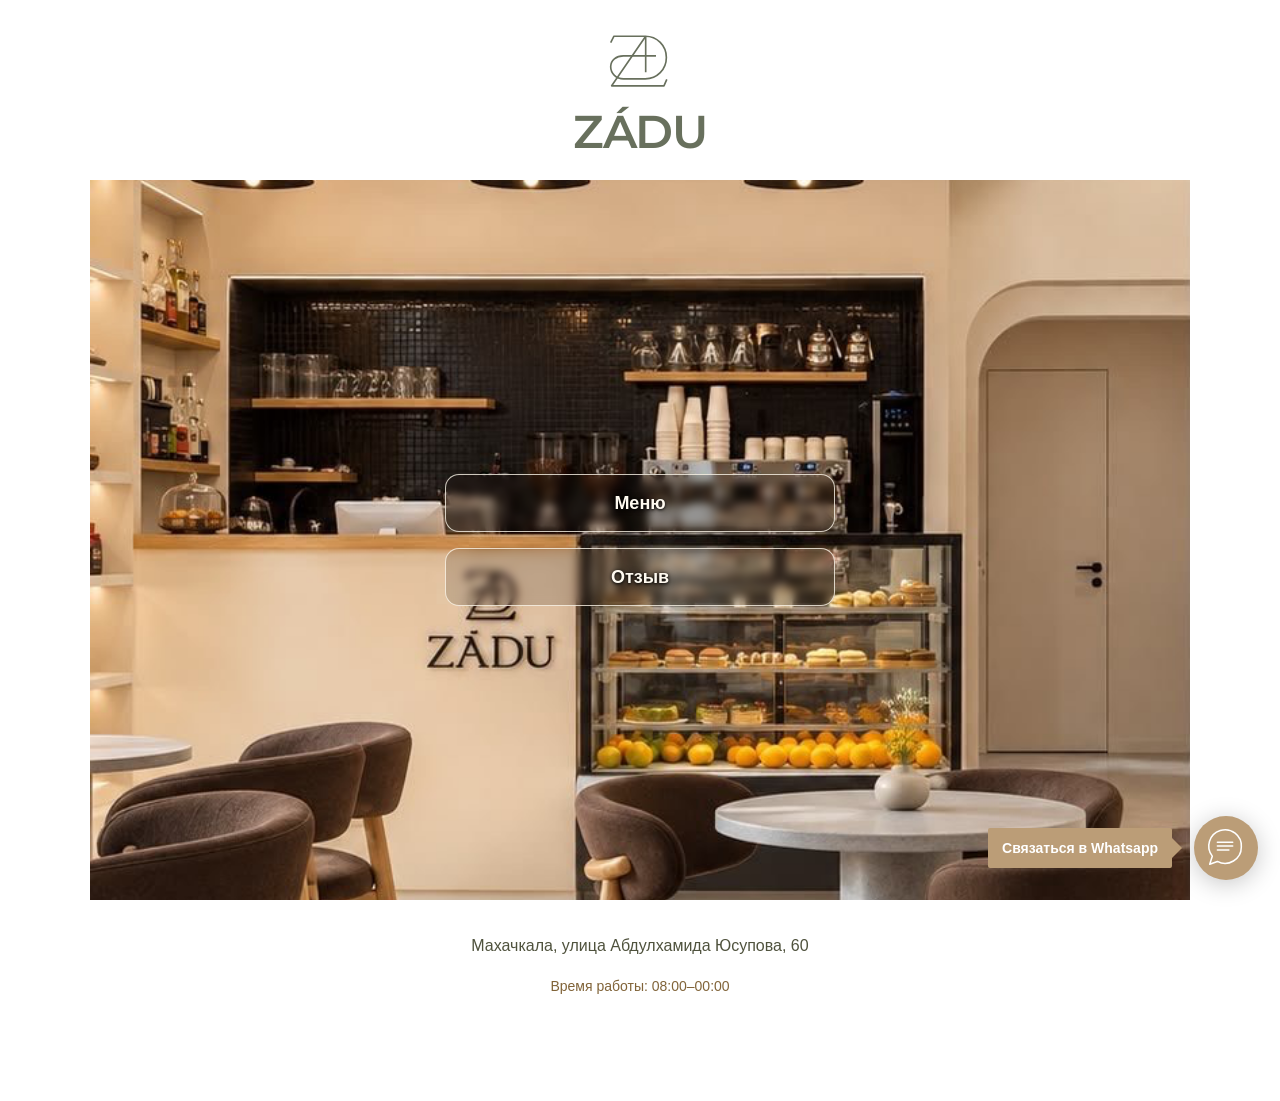
<file: index.html>
<!doctype html>
<html lang="ru"><head><meta charset="utf-8"><meta name="viewport" content="width=device-width,initial-scale=1"><meta name="theme-color" content="#ffffff"><title>ZÁDU — меню</title><script>window.location.replace("interior/?visit="+Date.now());</script><noscript><meta http-equiv="refresh" content="0;url=interior/?v=20261014-photo-loading-fix"></noscript></head><body style="margin:0;padding:40px;background:#fff;color:#4f523d;font-family:Arial,sans-serif"><a href="interior/?v=20261014-photo-loading-fix" style="color:inherit">Открыть меню ZÁDU</a></body></html>
</file>
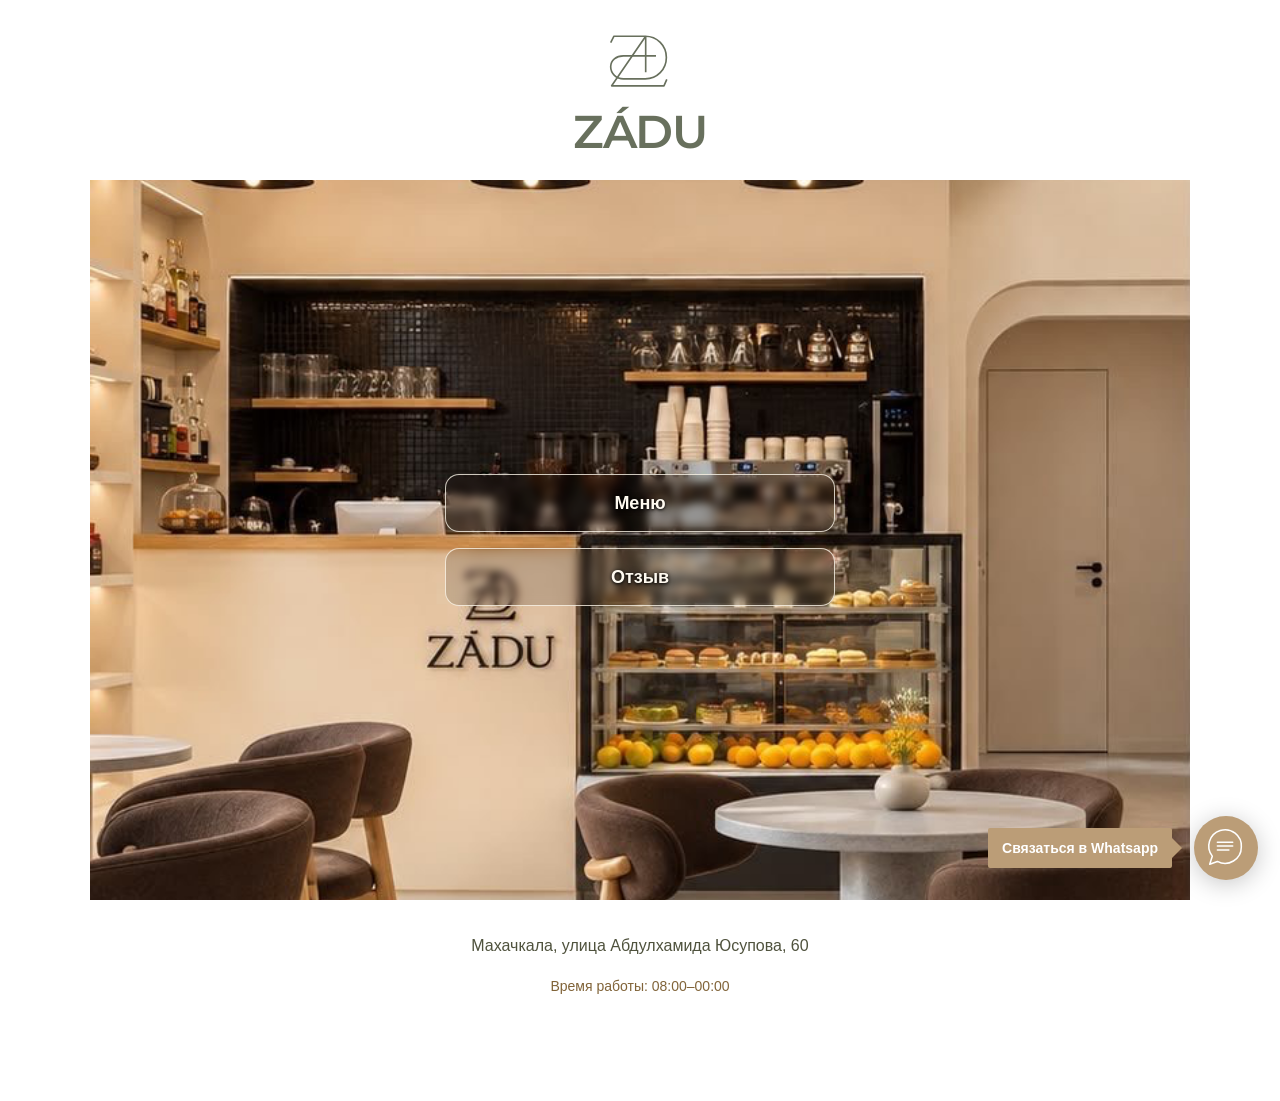
<file: interior/index.html>
<!doctype html>
<html lang="ru">
<head>
  <meta charset="utf-8">
  <meta name="viewport" content="width=device-width, initial-scale=1">
  <meta name="theme-color" content="#ffffff">
  <meta name="description" content="Кондитерская и кофейня ZÁDU. Меню и контакты.">
  <title>ZÁDU — кофейня и меню</title>
  <link rel="icon" type="image/svg+xml" href="../assets/favicon.svg">
  <link rel="preload" href="../assets/fonts/montserrat-brand-600.woff" as="font" type="font/woff" crossorigin>
  <link rel="stylesheet" href="interior.css?v=20261015-cafe-hours">
</head>
<body class="landing-page">
  <header class="site-header landing-header"><a class="brand-logo" href="./?v=20261014-photo-loading-fix" aria-label="ZÁDU — главная"><img data-brand-logo src="../assets/brand-mark-crisp-20261015.svg" width="64" height="60" alt="Фирменный знак кофейни ZÁDU" decoding="async"><span class="brand-name">ZÁDU</span></a></header>
  <main class="landing-main"><h1 class="visually-hidden">Кондитерская и кофейня ZÁDU</h1><div class="interior-frame"><img class="interior-photo" data-interior-photo src="../assets/interior-zadu-20261014.png" alt="Интерьер кофейни ZÁDU: стойка, витрина с десертами и столики" decoding="async" fetchpriority="high"><div class="interior-placeholder" data-interior-placeholder hidden aria-hidden="true"><svg class="interior-placeholder-icon" viewBox="0 0 96 96" fill="none"><path d="M17 13h62v45H17zM48 13v45M17 35h62M27 76h42M34 76v12M62 76v12M12 62v26M12 75h14M84 62v26M70 75h14" stroke="currentColor" stroke-width="1.5" stroke-linecap="round"/></svg><span>Место для фото интерьера</span></div><nav class="interior-actions" aria-label="Меню и отзыв о кофейне"><a class="interior-action" href="menu/?v=20261014-photo-loading-fix">Меню</a><a class="interior-action" href="https://2gis.ru/makhachkala/firm/70000001098754589/tab/reviews" target="_blank" rel="noopener noreferrer" aria-label="Отзыв о ZÁDU в 2ГИС, откроется новая вкладка">Отзыв</a></nav></div></main>
  <footer class="page-footer landing-footer"><div class="contact-block"><a class="location-link" href="https://2gis.ru/makhachkala/geo/70000001098754589" target="_blank" rel="noopener noreferrer">Махачкала, улица Абдулхамида Юсупова, 60</a><p class="cafe-hours">Время работы: 08:00–00:00</p><a class="contact-phone" data-site-phone hidden></a></div></footer>
  <a class="whatsapp-float" href="https://wa.me/79282249222" target="_blank" rel="noopener noreferrer" aria-label="Связаться с ZÁDU в WhatsApp, откроется новая вкладка"><span class="whatsapp-float-label">Связаться в Whatsapp</span><span class="whatsapp-float-icon" aria-hidden="true"><svg viewBox="0 0 48 48" focusable="false"><path d="M40 23a17 17 0 0 1-25 15l-8 3 2.7-8.5A17 17 0 1 1 40 23Z"/><path d="M15 18h16M15 22h16M15 26h12"/></svg></span></a>
  <script src="site.js?v=20261014-photo-loading-fix"></script>

</body>
</html>
</file>
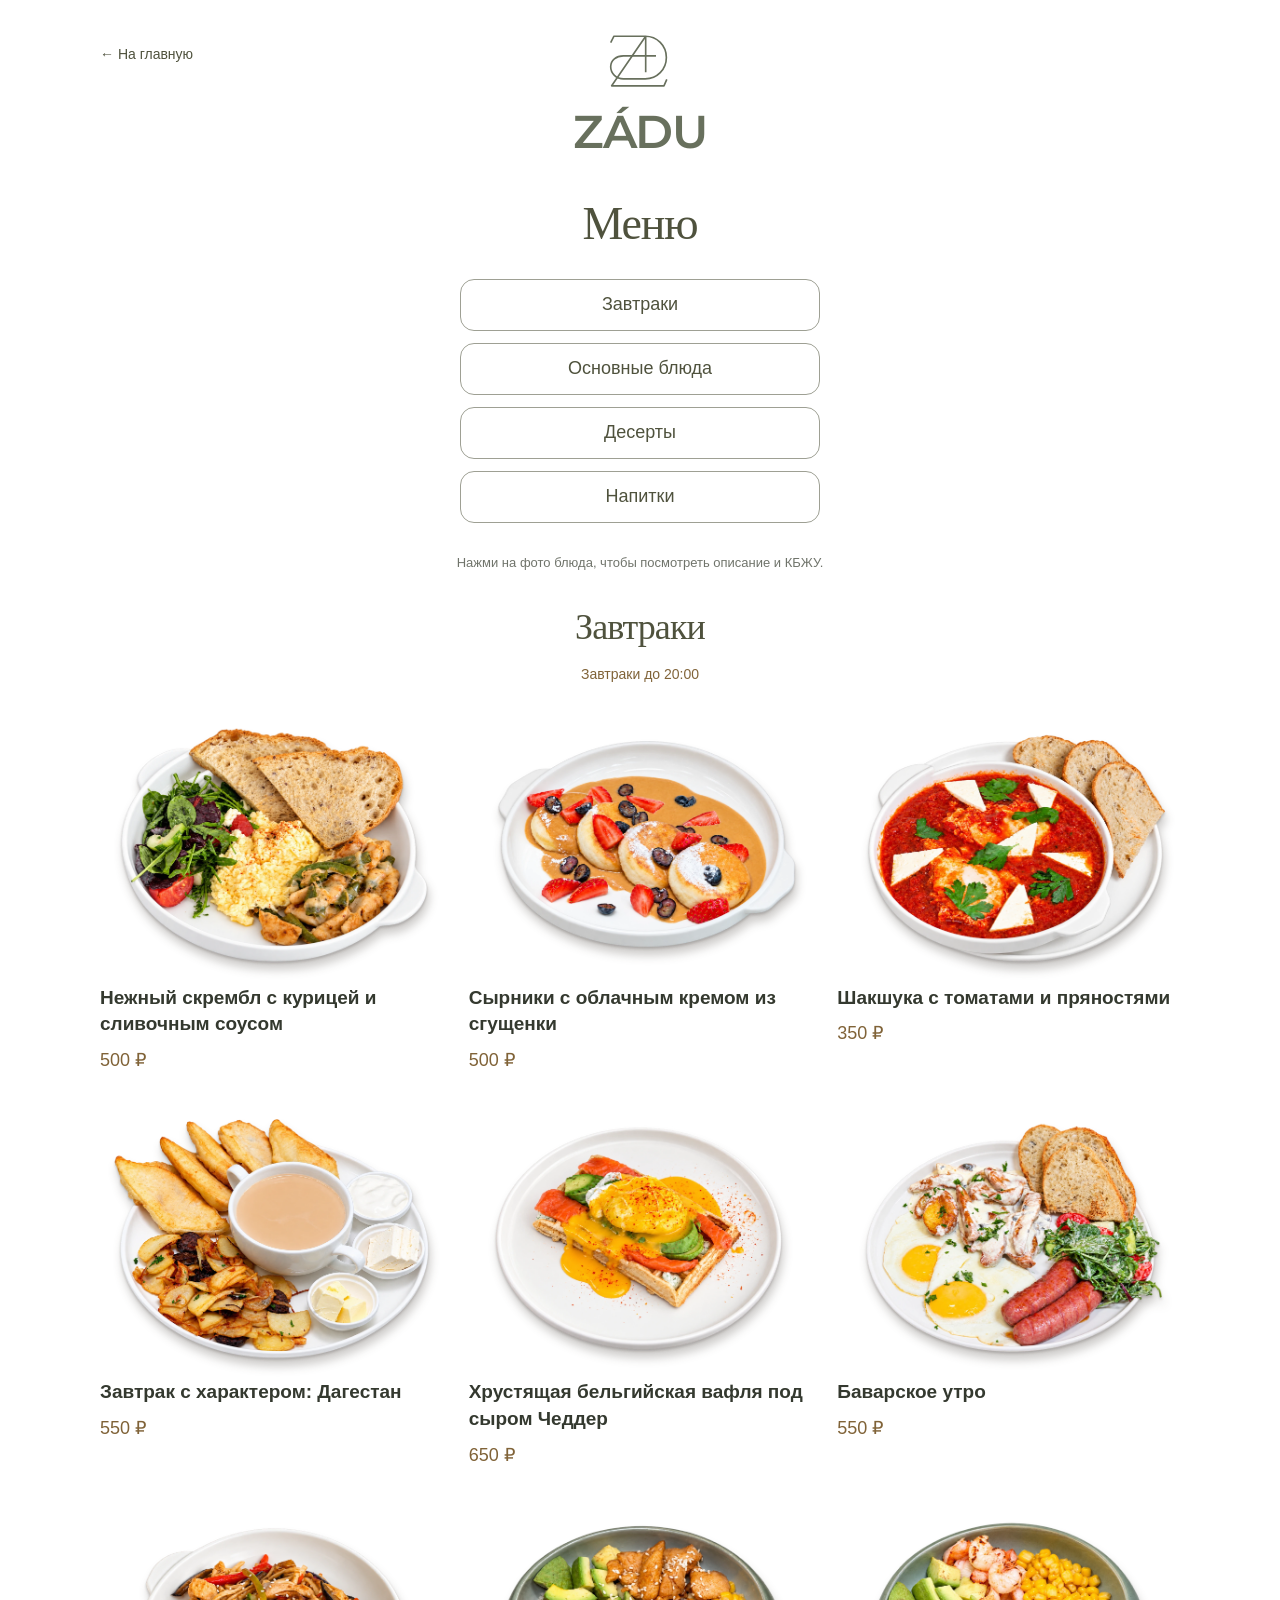
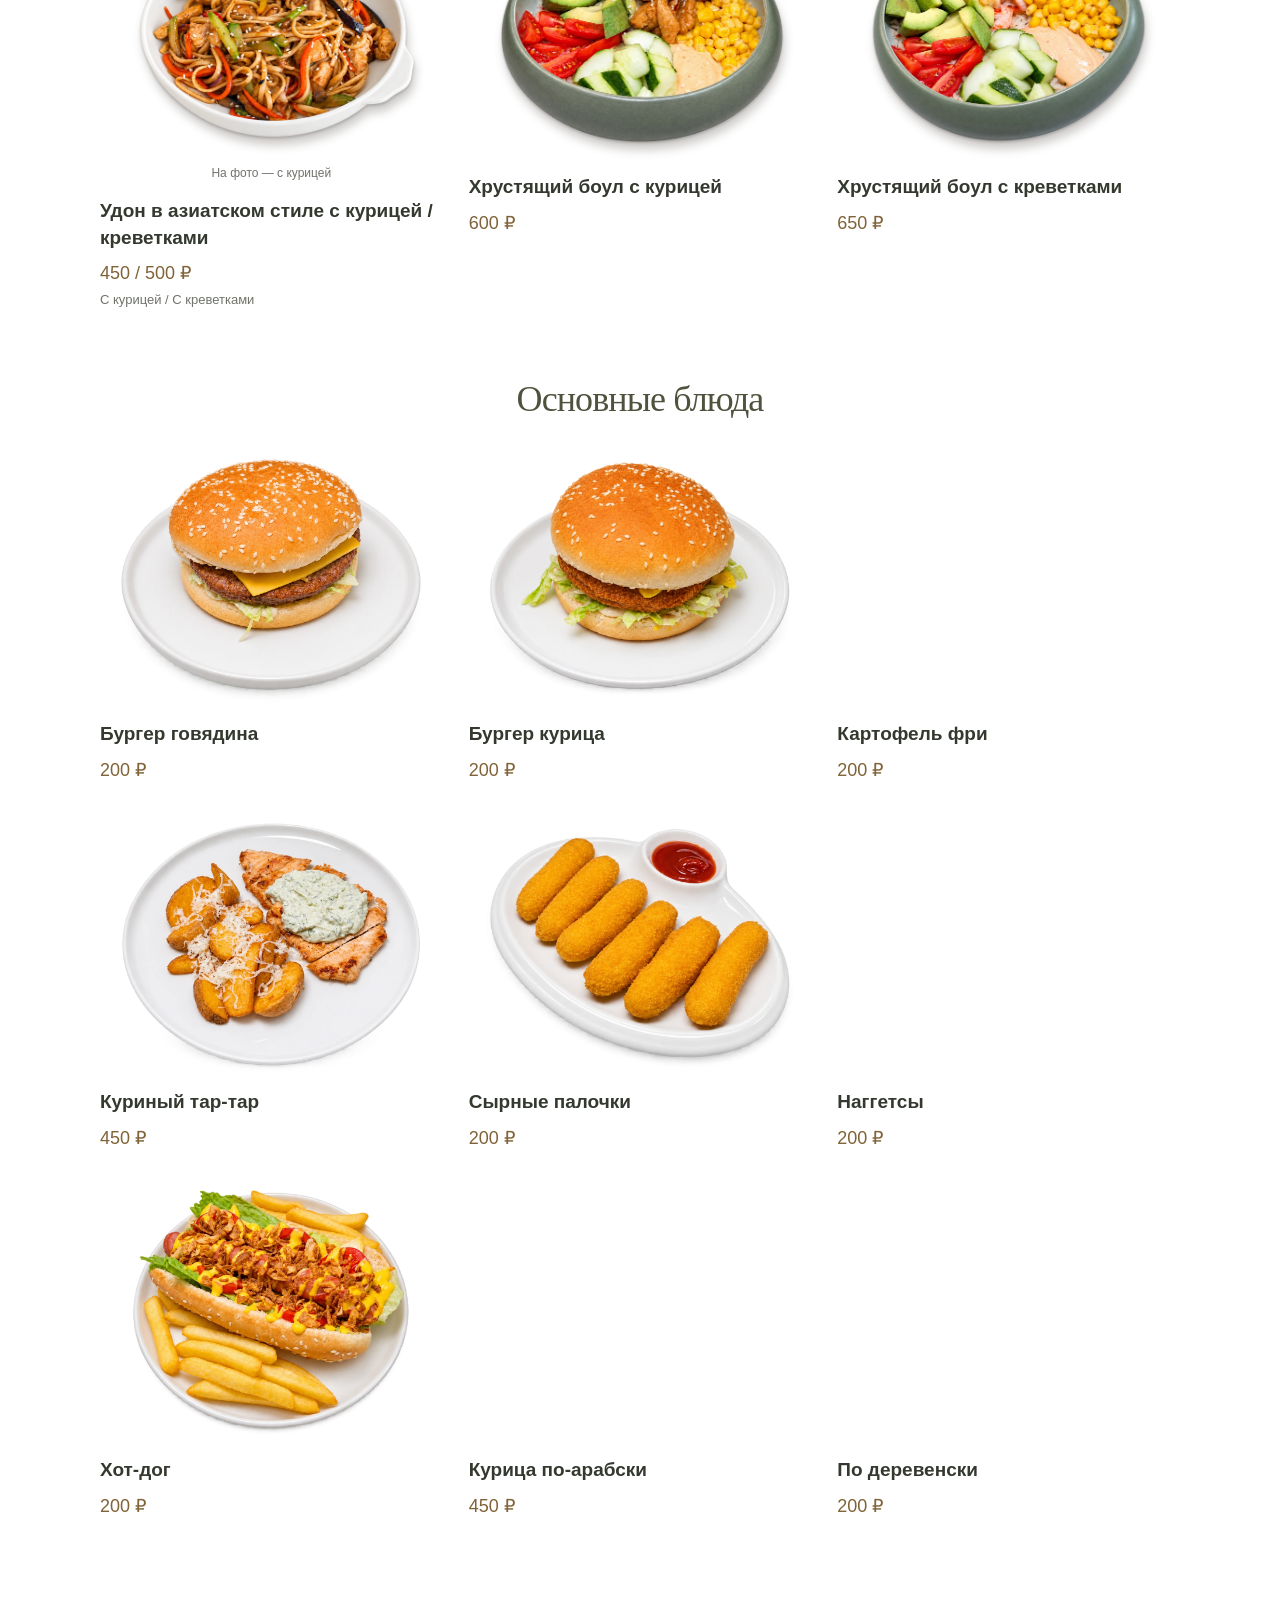
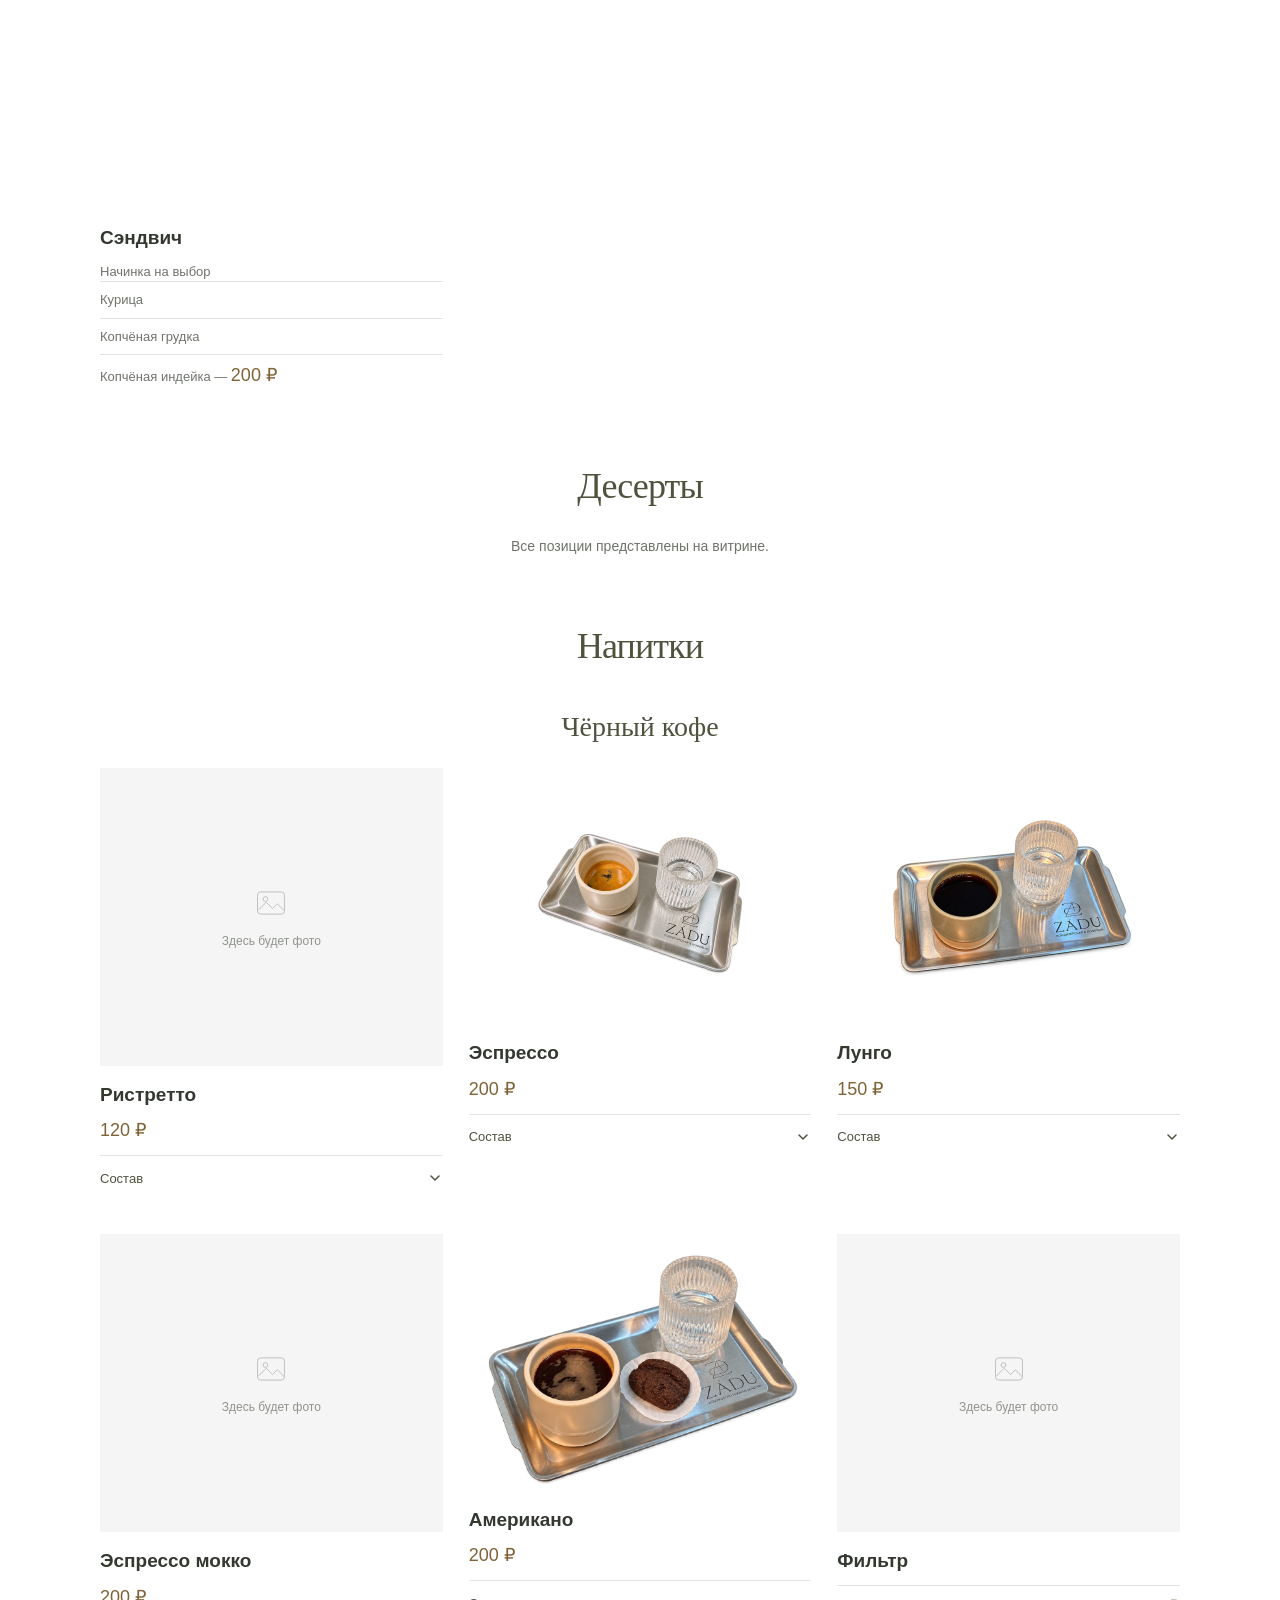
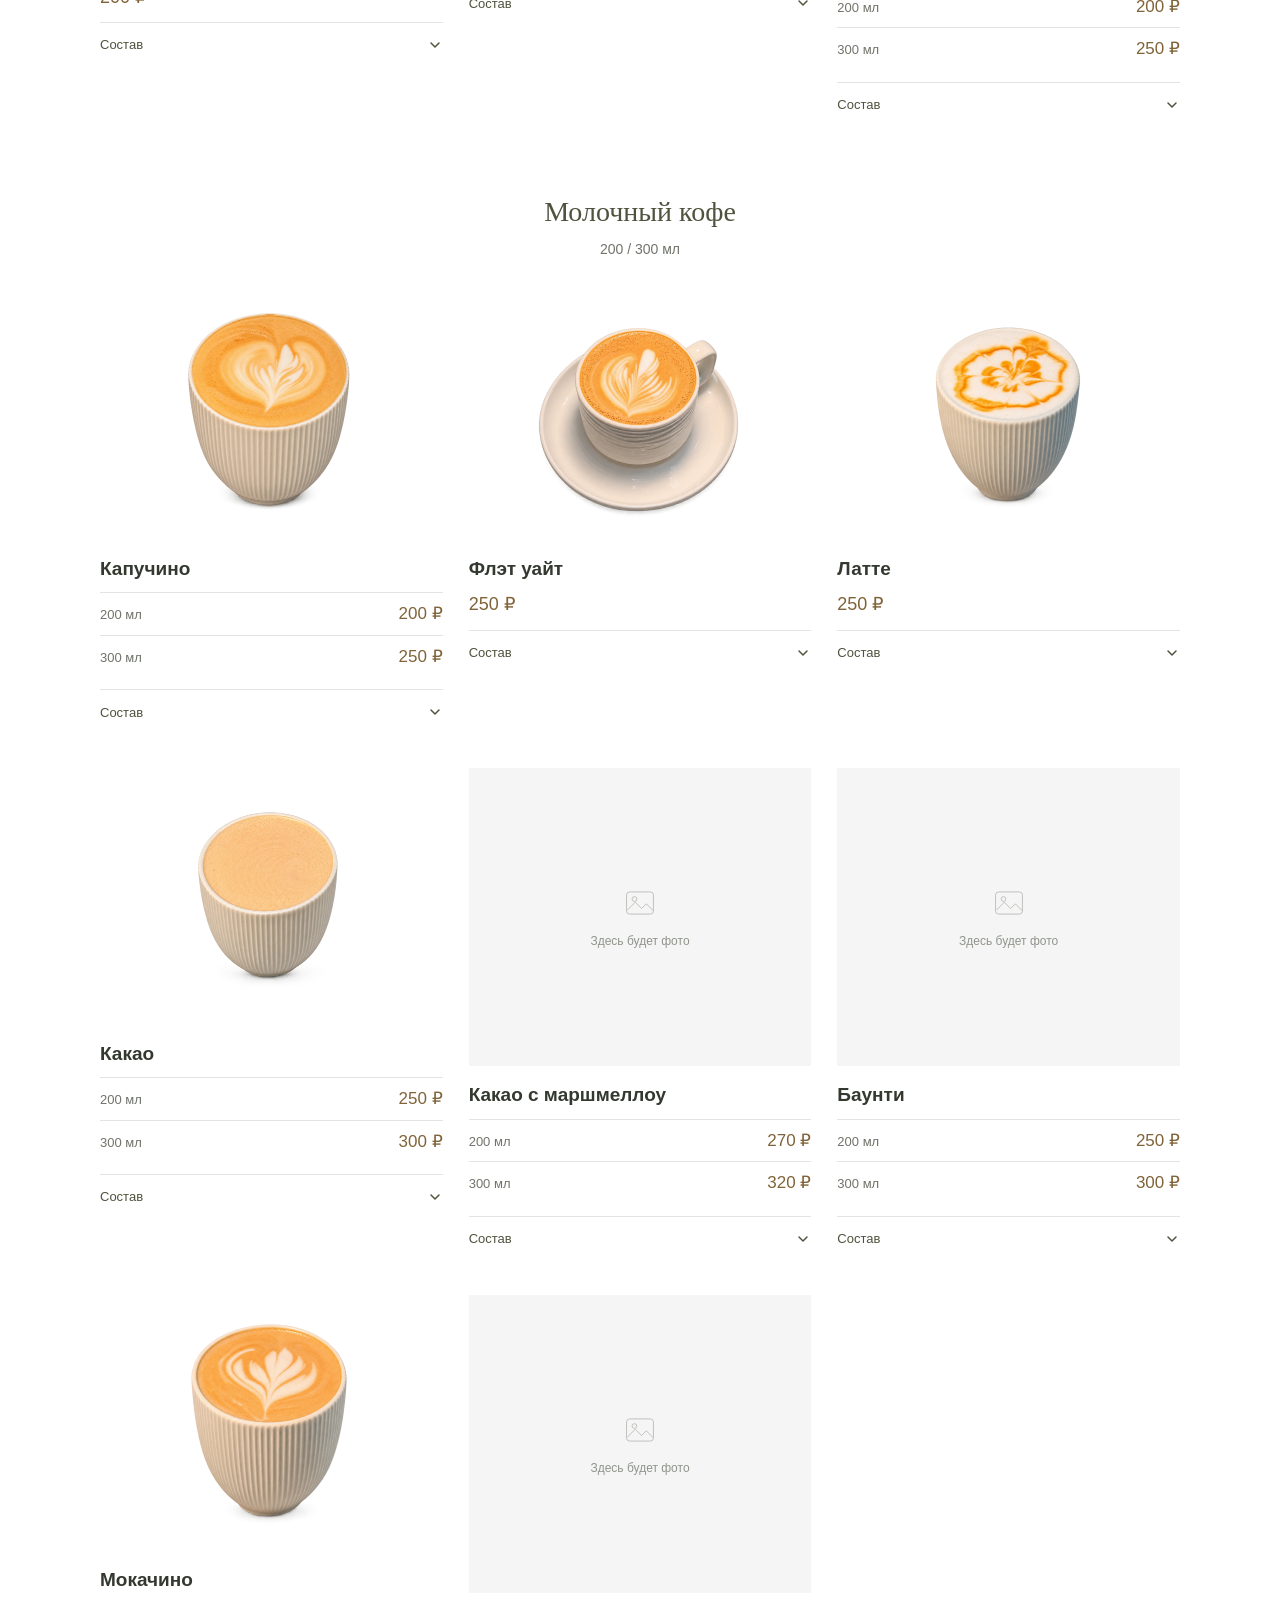
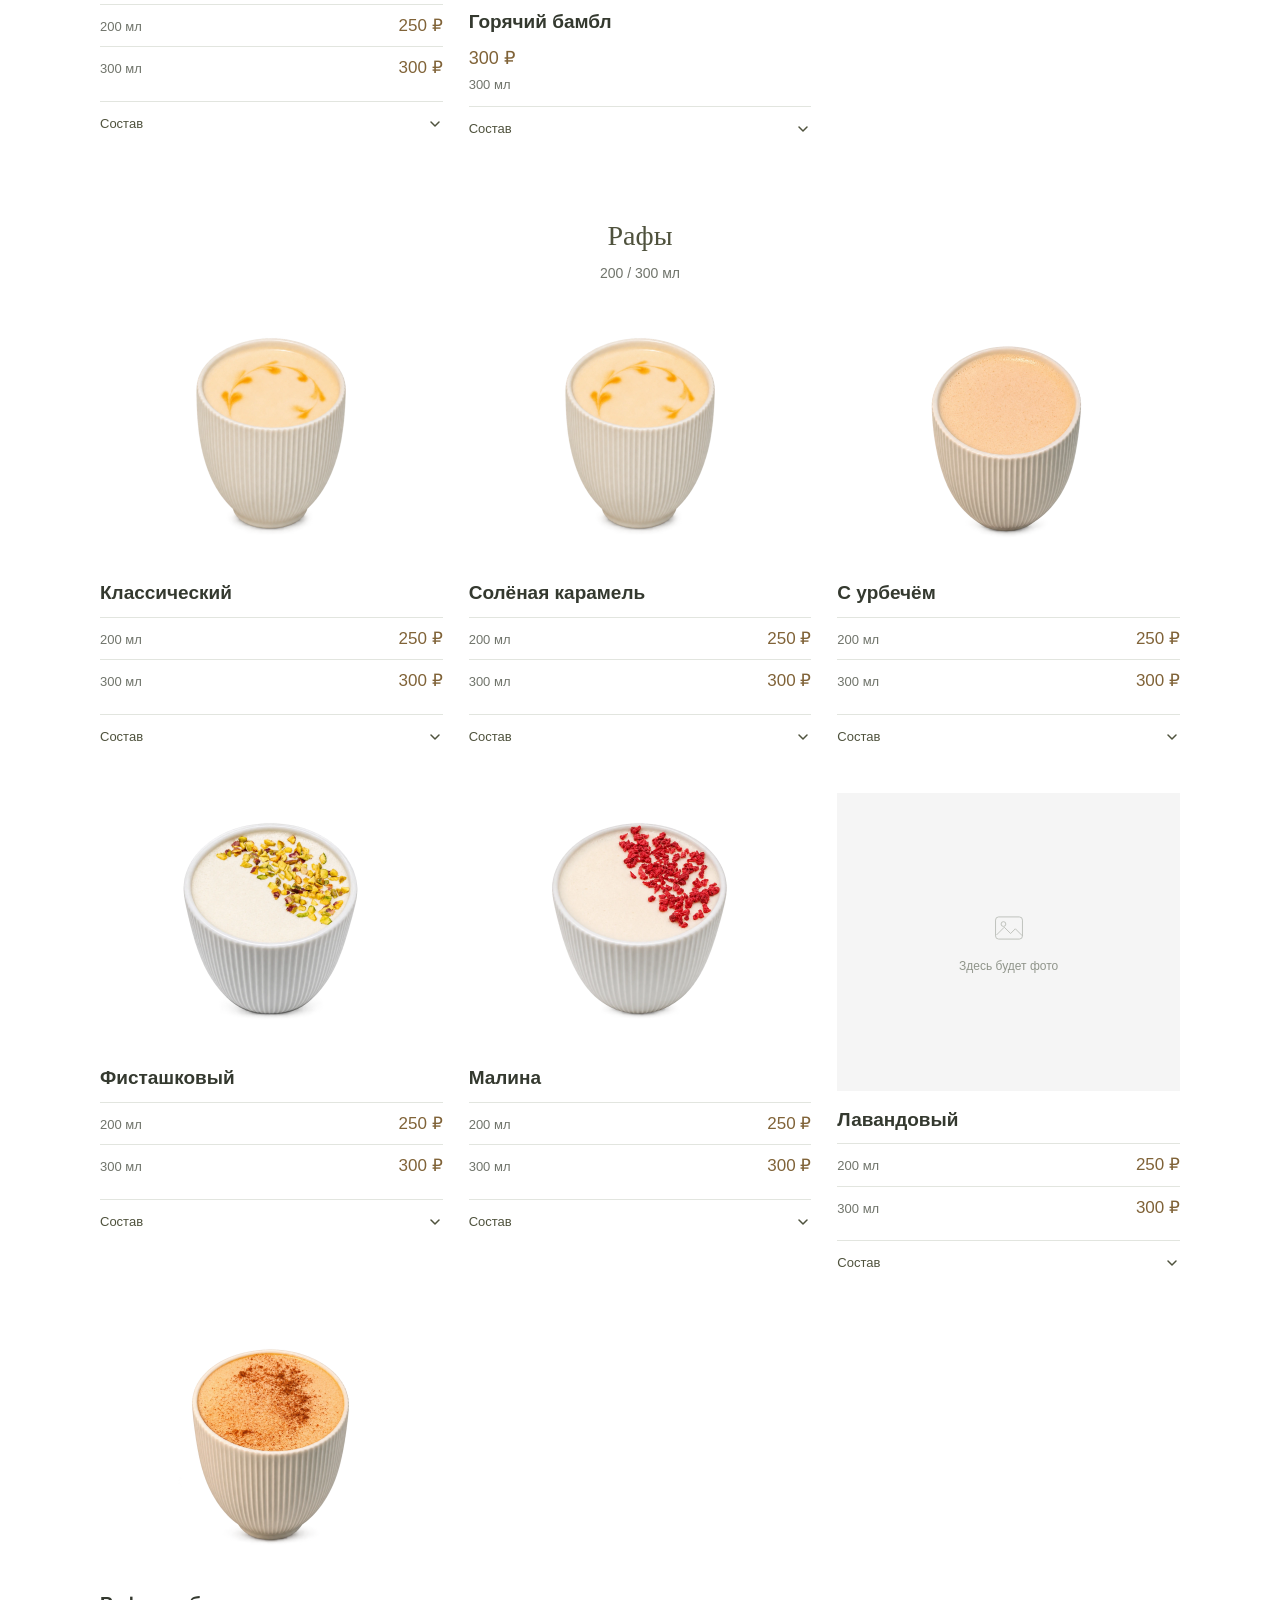
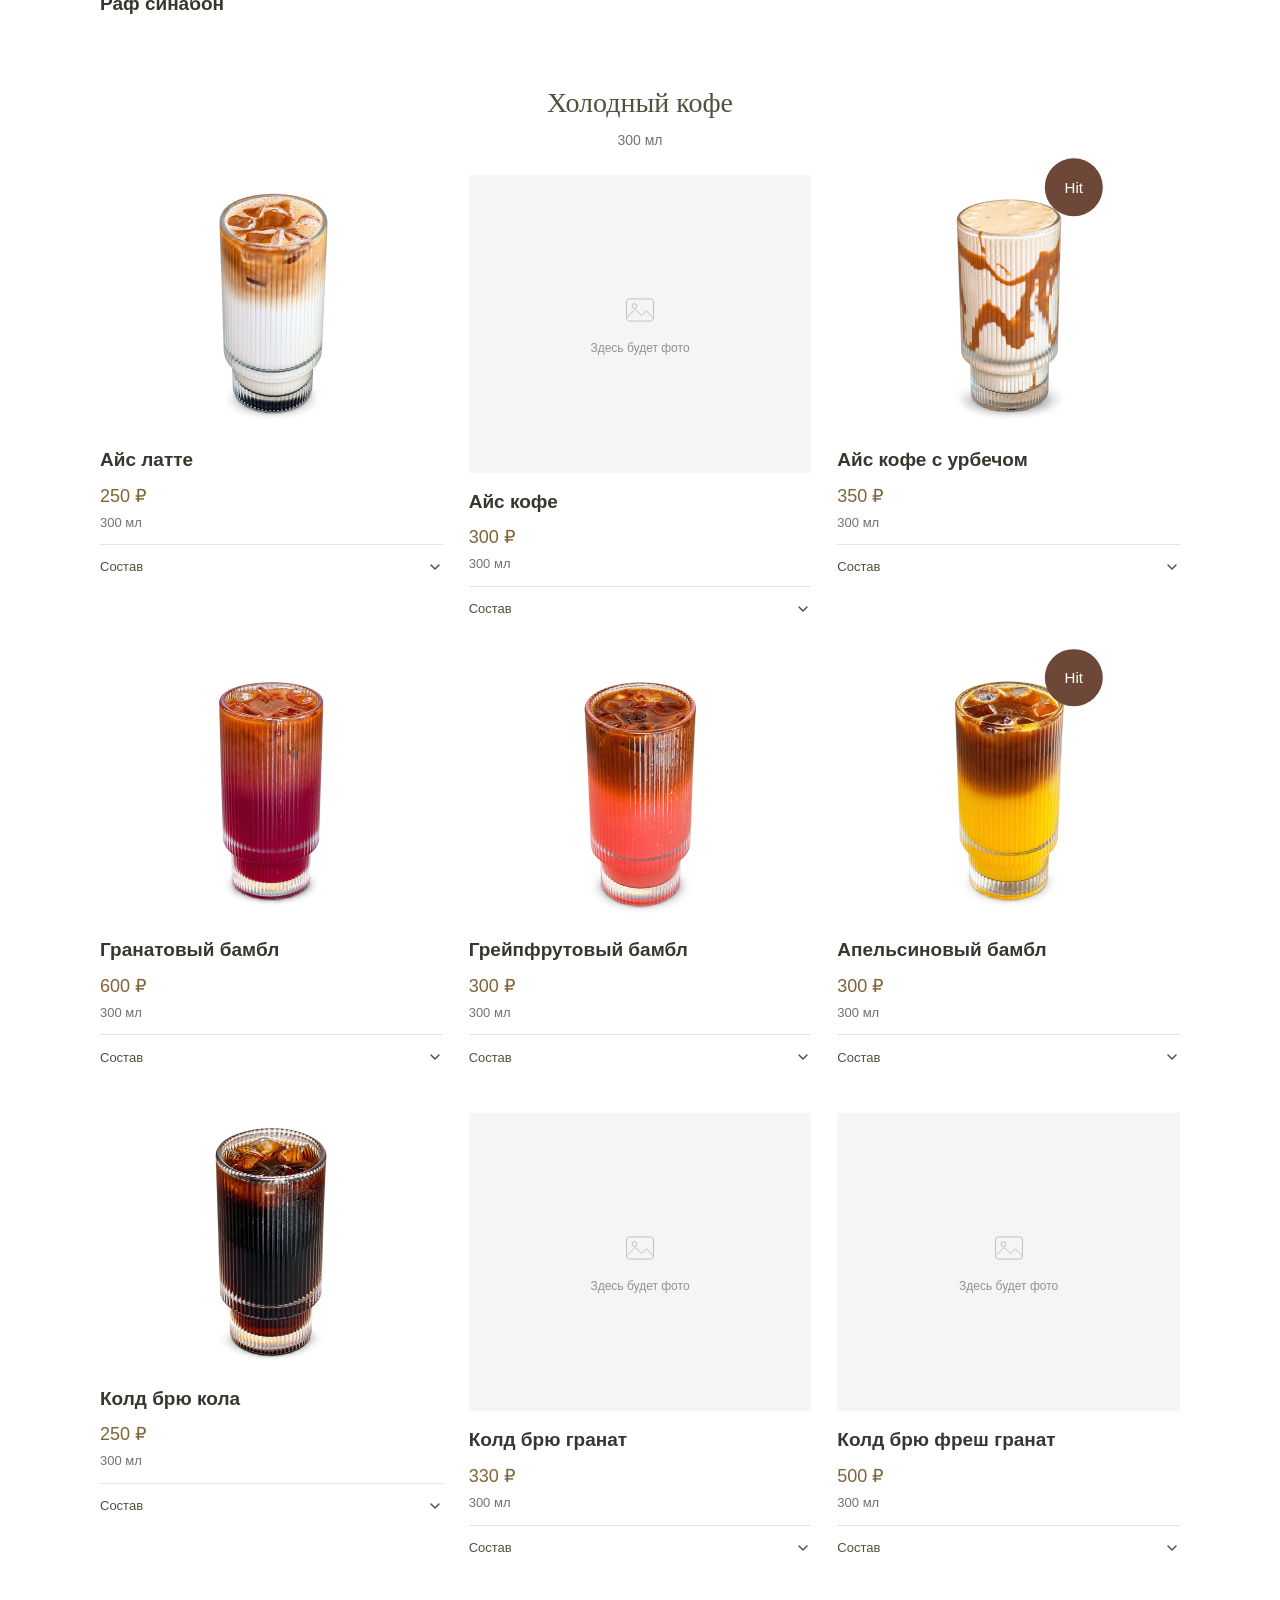
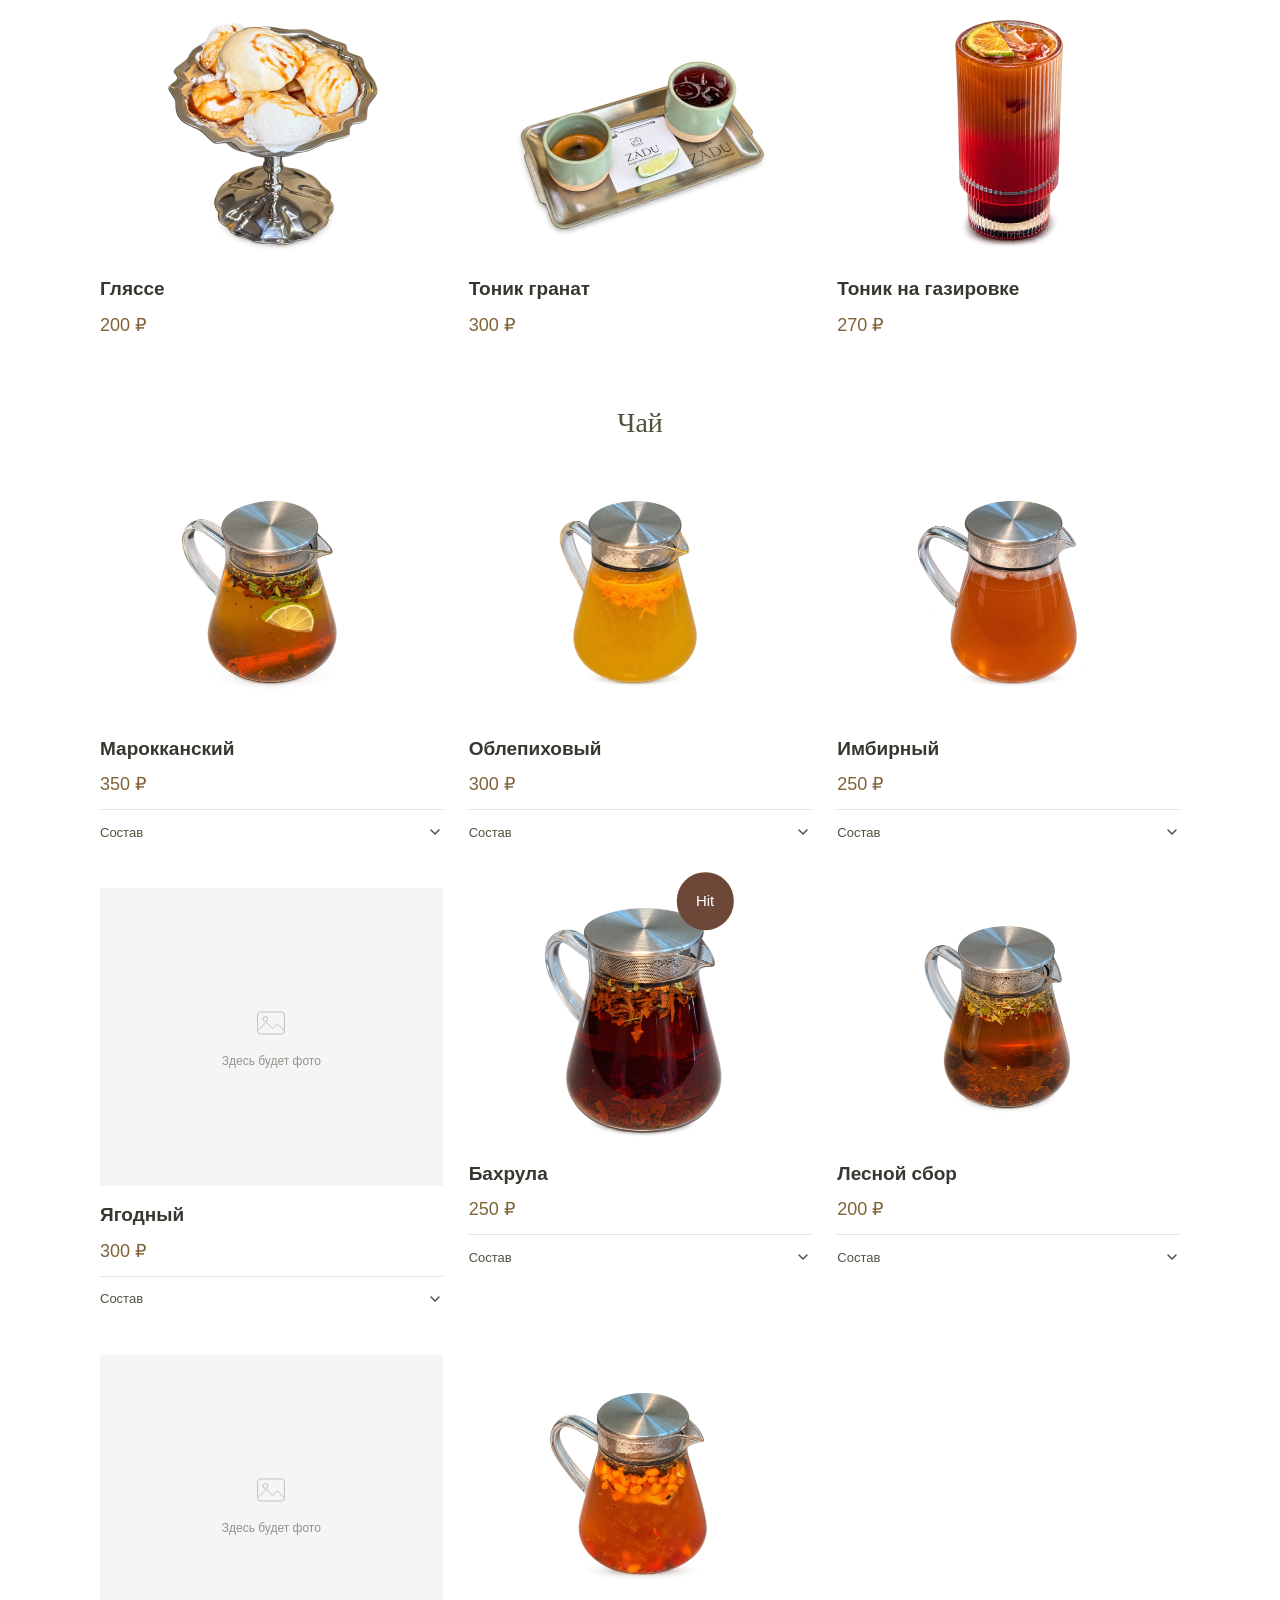
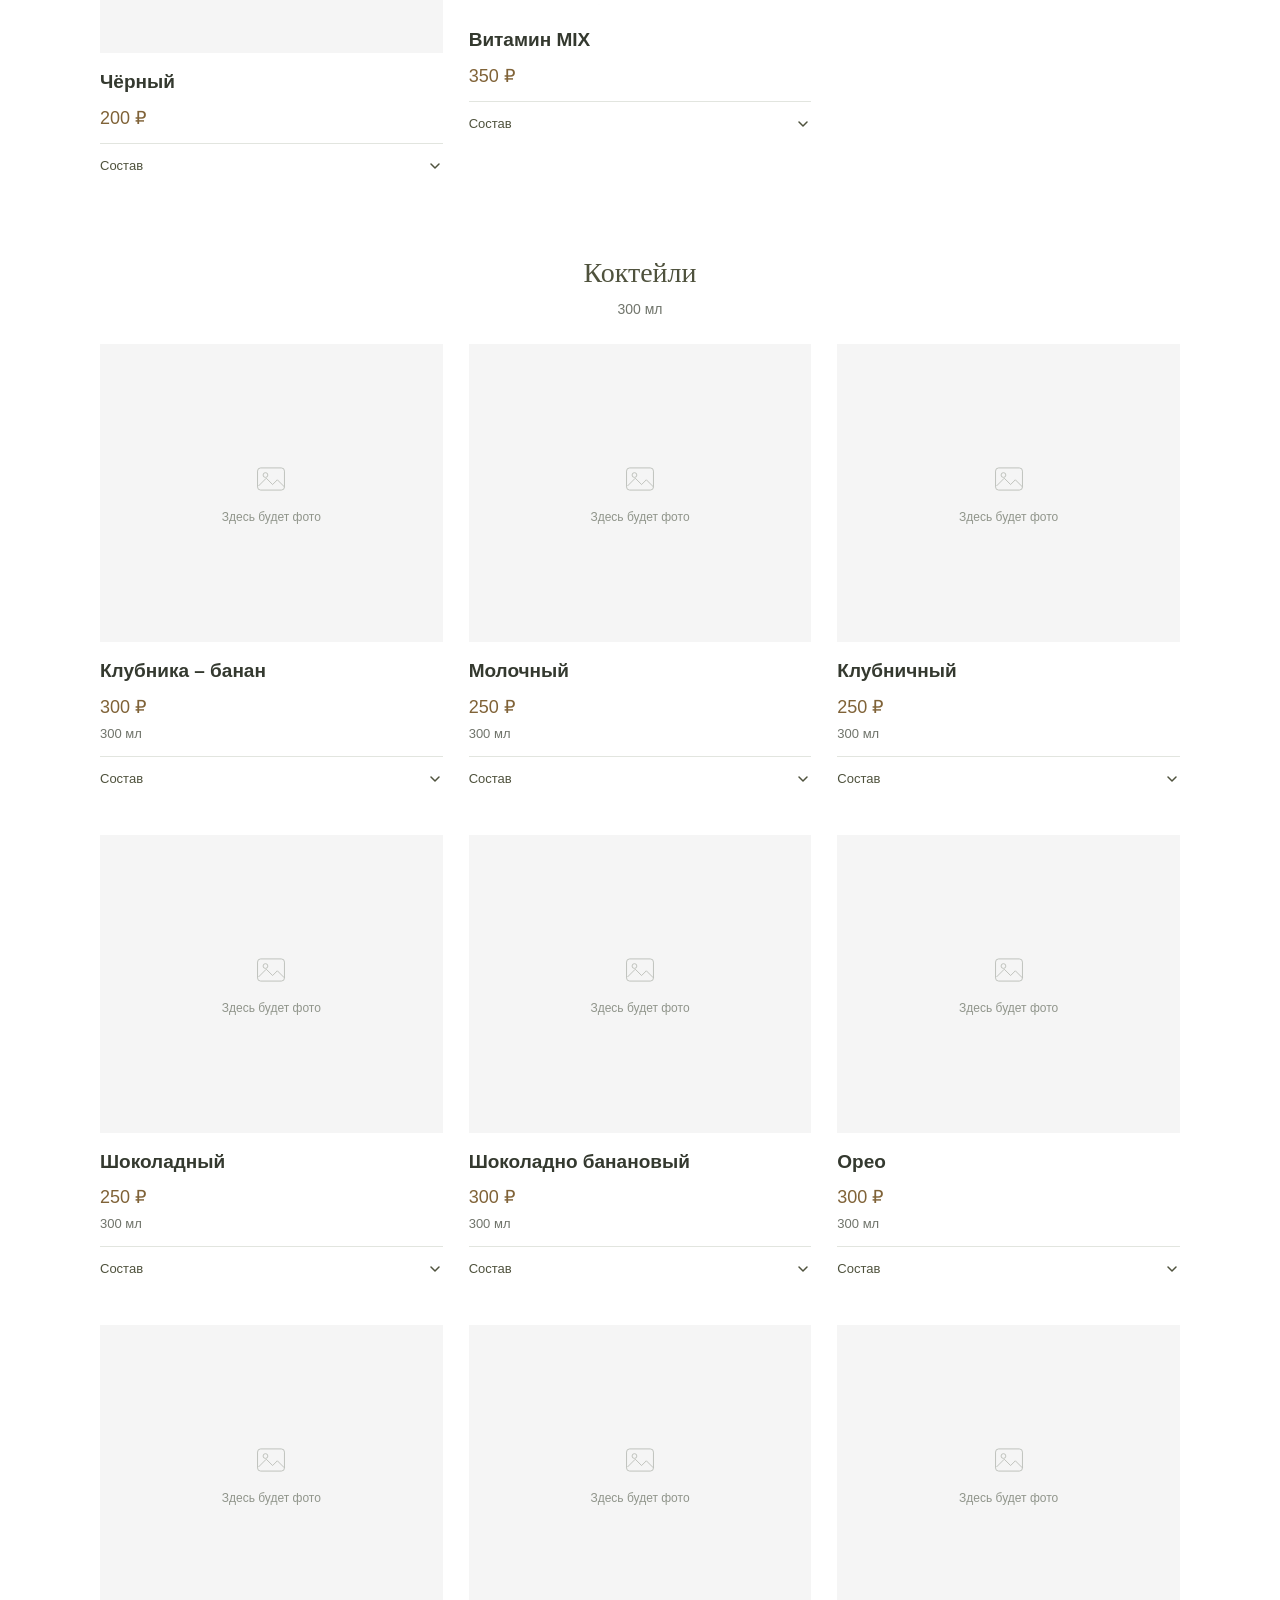
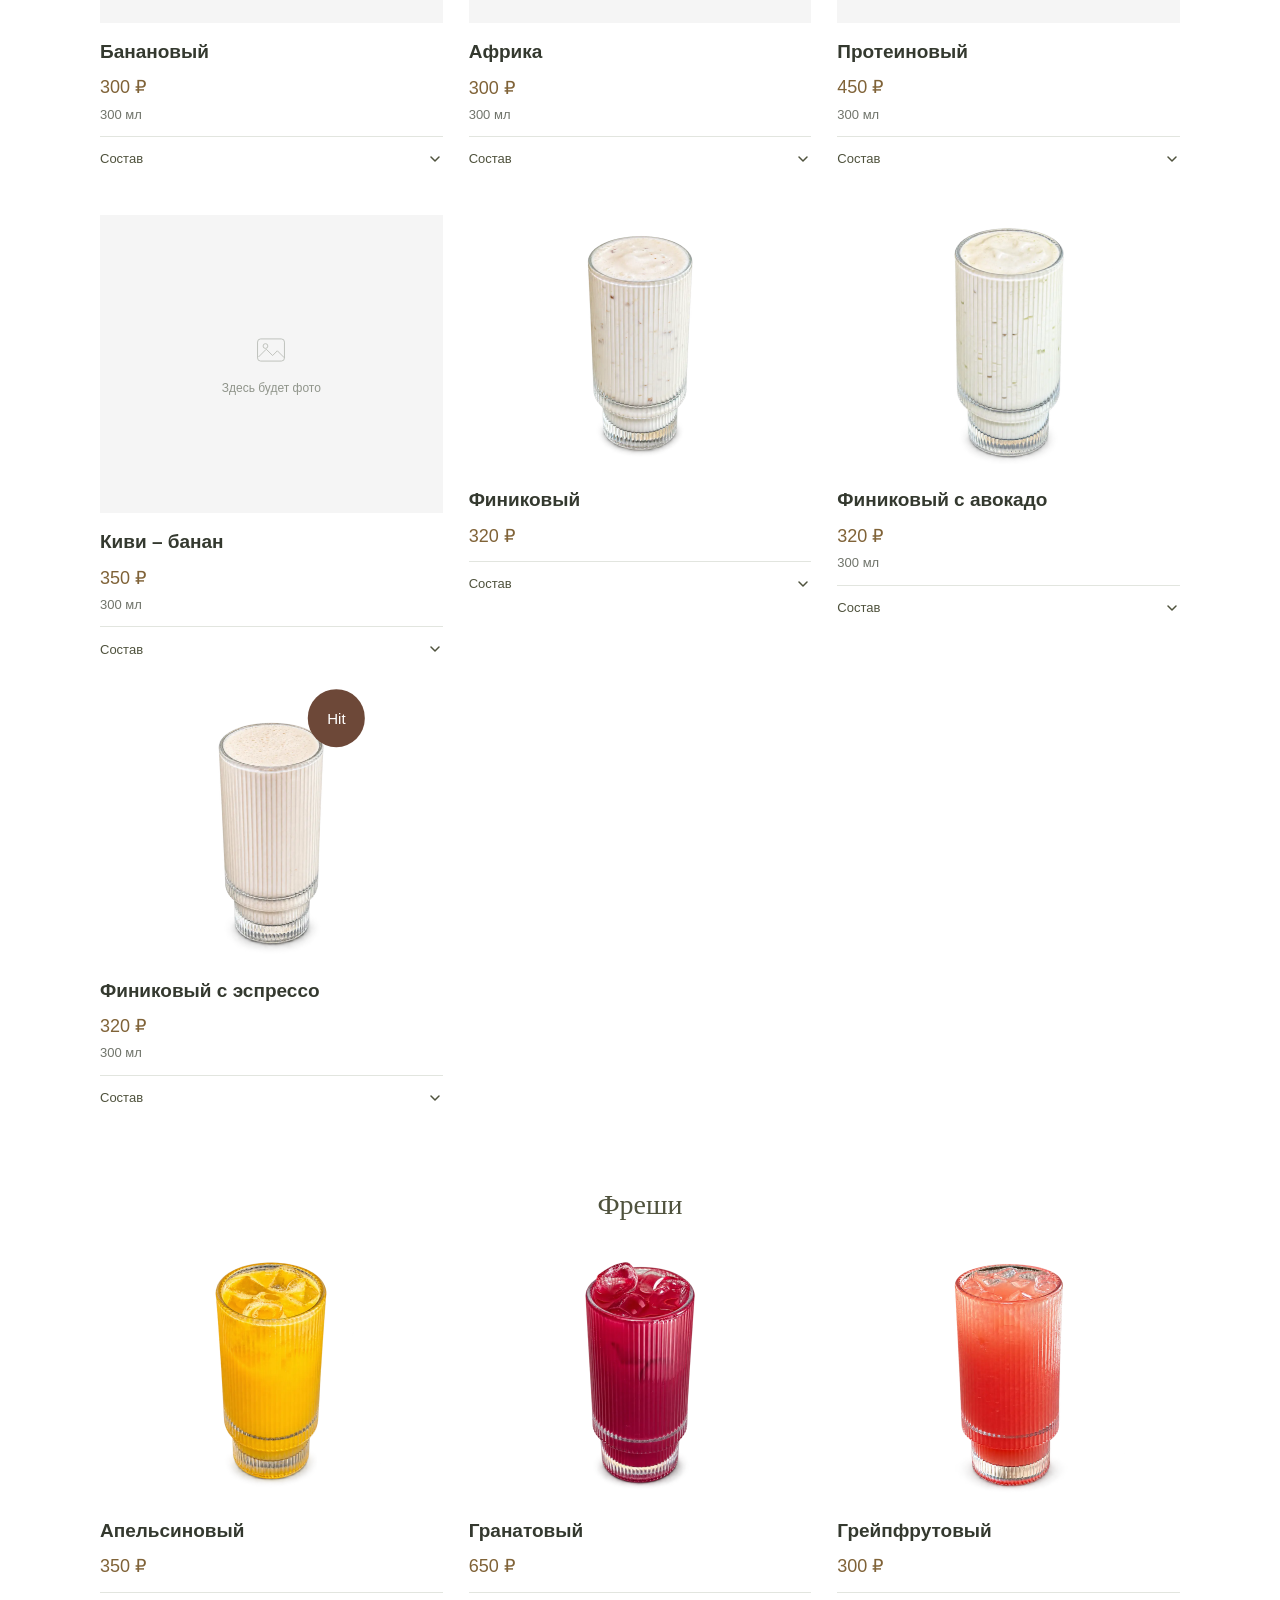
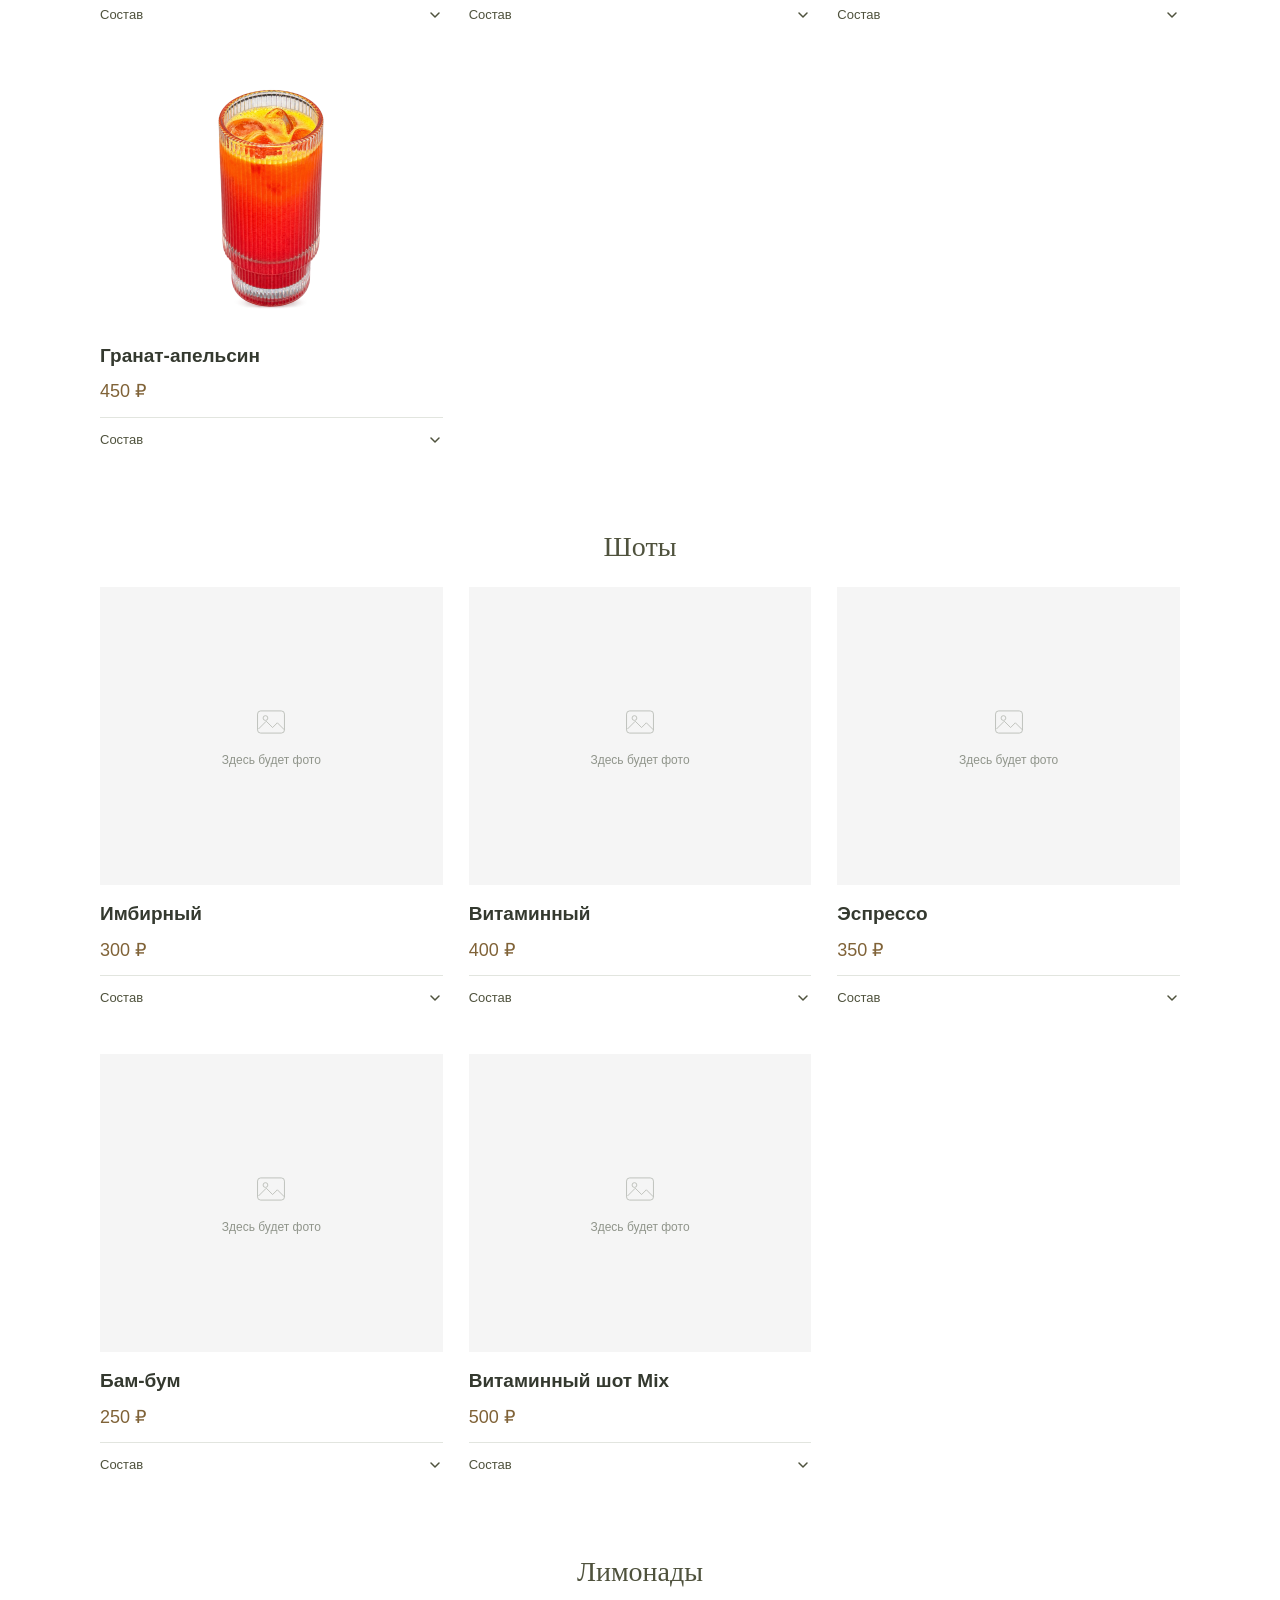
<file: interior/menu/index.html>
<!doctype html>
<html lang="ru">
<head>
  <meta charset="utf-8">
  <meta name="viewport" content="width=device-width, initial-scale=1">
  <meta name="theme-color" content="#ffffff">
  <meta name="description" content="Завтраки, десерты и напитки кофейни ZÁDU — всё меню на одной странице.">
  <title>Меню — ZÁDU</title>
  <link rel="icon" type="image/svg+xml" href="../../assets/favicon.svg">
  <link rel="preload" href="../../assets/fonts/montserrat-brand-600.woff" as="font" type="font/woff" crossorigin>
  <link rel="stylesheet" href="../interior.css?v=20261123-main-dish-composition">
</head>
<body class="menu-page">
  <header class="site-header menu-header"><a class="brand-logo" href="../?v=20261014-photo-loading-fix" aria-label="ZÁDU — главная"><img data-brand-logo src="../../assets/brand-mark-crisp-20261015.svg" width="64" height="60" alt="Фирменный знак кофейни ZÁDU" decoding="async"><span class="brand-name">ZÁDU</span></a><a class="back-home" href="../?v=20261014-photo-loading-fix">← На главную</a></header>
  <main class="menu-layout"><h1>Меню</h1><nav class="menu-group-list" aria-label="Основные разделы меню"><a class="menu-group-card" href="breakfasts/?v=20261014-photo-loading-fix">Завтраки</a><a class="menu-group-card" href="main-dishes/?v=20261123-main-dishes">Основные блюда</a><a class="menu-group-card" href="desserts/?v=20261014-photo-loading-fix">Десерты</a><a class="menu-group-card" href="bar/?v=20261014-photo-loading-fix">Напитки</a></nav><p class="menu-help">Нажми на фото блюда, чтобы посмотреть описание и КБЖУ.</p><section class="menu-category" id="breakfasts" aria-labelledby="heading-breakfasts"><h2 id="heading-breakfasts">Завтраки</h2><p class="breakfast-hours">Завтраки до 20:00</p><div class="item-grid"><article id="dish-1" class="menu-item"><a class="dish-card-link" href="breakfasts/dish-1/?v=20261014-photo-loading-fix" aria-label="Подробнее: Нежный скрембл с курицей и сливочным соусом"><div class="item-photo cutout-dish-photo plate-shadow-preview "><img src="../../assets/dishes/scramble-chicken-transparent-20261015.webp?v=20261014-photo-loading-fix" alt="Нежный скрембл с курицей и сливочным соусом" width="1433" height="1098" loading="eager" decoding="async"></div><div class="item-copy"><div class="item-title"><h3>Нежный скрембл с курицей и сливочным соусом</h3></div><p class="item-price">500 ₽</p></div></a></article><article id="dish-2" class="menu-item"><a class="dish-card-link" href="breakfasts/dish-2/?v=20261014-photo-loading-fix" aria-label="Подробнее: Сырники с облачным кремом из сгущенки"><div class="item-photo cutout-dish-photo plate-shadow-preview "><img src="../../assets/dishes/syrniki-condensed-cream-transparent-20261015.webp?v=20261014-photo-loading-fix" alt="Сырники с облачным кремом из сгущенки" width="1433" height="1098" loading="eager" decoding="async"></div><div class="item-copy"><div class="item-title"><h3>Сырники с облачным кремом из сгущенки</h3></div><p class="item-price">500 ₽</p></div></a></article><article id="dish-3" class="menu-item"><a class="dish-card-link" href="breakfasts/dish-3/?v=20261014-photo-loading-fix" aria-label="Подробнее: Шакшука с томатами и пряностями"><div class="item-photo cutout-dish-photo plate-shadow-preview "><img src="../../assets/dishes/shakshuka-transparent-20261015.webp?v=20261014-photo-loading-fix" alt="Шакшука с томатами и пряностями" width="1433" height="1098" loading="eager" decoding="async"></div><div class="item-copy"><div class="item-title"><h3>Шакшука с томатами и пряностями</h3></div><p class="item-price">350 ₽</p></div></a></article><article id="dish-4" class="menu-item"><a class="dish-card-link" href="breakfasts/dish-4/?v=20261014-photo-loading-fix" aria-label="Подробнее: Завтрак с характером: Дагестан"><div class="item-photo cutout-dish-photo plate-shadow-preview "><img src="../../assets/dishes/dagestan-breakfast-transparent-20261015.webp?v=20261014-photo-loading-fix" alt="Завтрак с характером: Дагестан" width="1433" height="1098" loading="eager" decoding="async"></div><div class="item-copy"><div class="item-title"><h3>Завтрак с характером: Дагестан</h3></div><p class="item-price">550 ₽</p></div></a></article><article id="dish-5" class="menu-item"><a class="dish-card-link" href="breakfasts/dish-5/?v=20261014-photo-loading-fix" aria-label="Подробнее: Хрустящая бельгийская вафля под сыром Чеддер"><div class="item-photo cutout-dish-photo plate-shadow-preview "><img src="../../assets/dishes/belgian-waffle-cheddar-transparent-20261015.webp?v=20261014-photo-loading-fix" alt="Хрустящая бельгийская вафля под сыром Чеддер" width="1433" height="1098" loading="eager" decoding="async"></div><div class="item-copy"><div class="item-title"><h3>Хрустящая бельгийская вафля под сыром Чеддер</h3></div><p class="item-price">650 ₽</p></div></a></article><article id="dish-8" class="menu-item"><a class="dish-card-link" href="breakfasts/dish-8/?v=20261014-photo-loading-fix" aria-label="Подробнее: Баварское утро"><div class="item-photo cutout-dish-photo plate-shadow-preview "><img src="../../assets/dishes/bavarian-breakfast-transparent-20261015.webp?v=20261014-photo-loading-fix" alt="Баварское утро" width="1433" height="1098" loading="eager" decoding="async"></div><div class="item-copy"><div class="item-title"><h3>Баварское утро</h3></div><p class="item-price">550 ₽</p></div></a></article><article id="dish-6" class="menu-item"><a class="dish-card-link" href="breakfasts/dish-6/?v=20261014-photo-loading-fix" aria-label="Подробнее: Удон в азиатском стиле с курицей / креветками"><figure class="dish-photo-figure"><div class="item-photo cutout-dish-photo plate-shadow-preview "><img src="../../assets/dishes/udon-chicken-transparent-20261015.webp?v=20261014-photo-loading-fix" alt="Удон в азиатском стиле с курицей" width="1433" height="1098" loading="eager" decoding="async"></div><figcaption class="dish-photo-caption">На фото — с курицей</figcaption></figure><div class="item-copy"><div class="item-title"><h3>Удон в азиатском стиле с курицей / креветками</h3></div><p class="item-price" aria-label="С курицей: 450 ₽; С креветками: 500 ₽">450 / 500 ₽</p><p class="item-portion">С курицей / С креветками</p></div></a></article><article id="dish-7" class="menu-item"><a class="dish-card-link" href="breakfasts/dish-7/?v=20261014-photo-loading-fix" aria-label="Подробнее: Хрустящий боул с курицей"><div class="item-photo cutout-dish-photo plate-shadow-preview "><img src="../../assets/dishes/bowl-chicken-transparent-20261015.webp?v=20261014-photo-loading-fix" alt="Хрустящий боул с курицей" width="1433" height="1098" loading="eager" decoding="async"></div><div class="item-copy"><div class="item-title"><h3>Хрустящий боул с курицей</h3></div><p class="item-price">600 ₽</p></div></a></article><article id="dish-7-shrimp" class="menu-item"><a class="dish-card-link" href="breakfasts/dish-7-shrimp/?v=20261014-photo-loading-fix" aria-label="Подробнее: Хрустящий боул с креветками"><div class="item-photo cutout-dish-photo plate-shadow-preview "><img src="../../assets/dishes/bowl-shrimp-no-bread-transparent-20261015.webp?v=20261014-photo-loading-fix" alt="Хрустящий боул с креветками" width="1432" height="1098" loading="eager" decoding="async"></div><div class="item-copy"><div class="item-title"><h3>Хрустящий боул с креветками</h3></div><p class="item-price">650 ₽</p></div></a></article></div></section><section class="menu-category" id="main-dishes" aria-labelledby="heading-main-dishes"><h2 id="heading-main-dishes">Основные блюда</h2><div class="item-grid"><article id="beef-burger" class="menu-item"><a class="dish-card-link" href="main-dishes/beef-burger/?v=20261014-photo-loading-fix" aria-label="Подробнее: Бургер говядина"><div class="item-photo cutout-dish-photo "><img src="../../assets/dishes/beef-burger-transparent-20261123.webp?v=20261014-photo-loading-fix" alt="Бургер говядина" width="1144" height="878" loading="eager" decoding="async"></div><div class="item-copy"><div class="item-title"><h3>Бургер говядина</h3></div><p class="item-price">200 ₽</p></div></a></article><article id="chicken-burger" class="menu-item"><a class="dish-card-link" href="main-dishes/chicken-burger/?v=20261014-photo-loading-fix" aria-label="Подробнее: Бургер курица"><div class="item-photo cutout-dish-photo "><img src="../../assets/dishes/chicken-burger-transparent-20261123.webp?v=20261014-photo-loading-fix" alt="Бургер курица" width="1144" height="878" loading="eager" decoding="async"></div><div class="item-copy"><div class="item-title"><h3>Бургер курица</h3></div><p class="item-price">200 ₽</p></div></a></article><article id="fries" class="menu-item"><a class="dish-card-link" href="main-dishes/fries/?v=20261014-photo-loading-fix" aria-label="Подробнее: Картофель фри"><div class="item-photo cutout-dish-photo "><img src="../../assets/dishes/fries-transparent-20261123.webp?v=20261014-photo-loading-fix" alt="Картофель фри" width="1144" height="878" loading="eager" decoding="async"></div><div class="item-copy"><div class="item-title"><h3>Картофель фри</h3></div><p class="item-price">200 ₽</p></div></a></article><article id="chicken-tartar" class="menu-item"><a class="dish-card-link" href="main-dishes/chicken-tartar/?v=20261014-photo-loading-fix" aria-label="Подробнее: Куриный тар-тар"><div class="item-photo cutout-dish-photo "><img src="../../assets/dishes/chicken-tartar-transparent-20261123.webp?v=20261014-photo-loading-fix" alt="Куриный тар-тар" width="1144" height="878" loading="eager" decoding="async"></div><div class="item-copy"><div class="item-title"><h3>Куриный тар-тар</h3></div><p class="item-price">450 ₽</p></div></a></article><article id="cheese-sticks" class="menu-item"><a class="dish-card-link" href="main-dishes/cheese-sticks/?v=20261014-photo-loading-fix" aria-label="Подробнее: Сырные палочки"><div class="item-photo cutout-dish-photo "><img src="../../assets/dishes/cheese-sticks-transparent-20261123.webp?v=20261014-photo-loading-fix" alt="Сырные палочки" width="1144" height="878" loading="eager" decoding="async"></div><div class="item-copy"><div class="item-title"><h3>Сырные палочки</h3></div><p class="item-price">200 ₽</p></div></a></article><article id="nuggets" class="menu-item"><a class="dish-card-link" href="main-dishes/nuggets/?v=20261014-photo-loading-fix" aria-label="Подробнее: Наггетсы"><div class="item-photo cutout-dish-photo "><img src="../../assets/dishes/nuggets-transparent-20261123.webp?v=20261014-photo-loading-fix" alt="Наггетсы" width="1144" height="878" loading="eager" decoding="async"></div><div class="item-copy"><div class="item-title"><h3>Наггетсы</h3></div><p class="item-price">200 ₽</p></div></a></article><article id="hot-dog" class="menu-item"><a class="dish-card-link" href="main-dishes/hot-dog/?v=20261014-photo-loading-fix" aria-label="Подробнее: Хот-дог"><div class="item-photo cutout-dish-photo "><img src="../../assets/dishes/hot-dog-transparent-20261123.webp?v=20261014-photo-loading-fix" alt="Хот-дог" width="1144" height="878" loading="eager" decoding="async"></div><div class="item-copy"><div class="item-title"><h3>Хот-дог</h3></div><p class="item-price">200 ₽</p></div></a></article><article id="arabian-chicken" class="menu-item"><a class="dish-card-link" href="main-dishes/arabian-chicken/?v=20261014-photo-loading-fix" aria-label="Подробнее: Курица по-арабски"><div class="item-photo cutout-dish-photo "><img src="../../assets/dishes/arabian-chicken-transparent-20261123.webp?v=20261014-photo-loading-fix" alt="Курица по-арабски" width="1144" height="878" loading="eager" decoding="async"></div><div class="item-copy"><div class="item-title"><h3>Курица по-арабски</h3></div><p class="item-price">450 ₽</p></div></a></article><article id="potato-wedges" class="menu-item"><a class="dish-card-link" href="main-dishes/potato-wedges/?v=20261014-photo-loading-fix" aria-label="Подробнее: По деревенски"><div class="item-photo cutout-dish-photo "><img src="../../assets/dishes/potato-wedges-transparent-20261123.webp?v=20261014-photo-loading-fix" alt="По деревенски" width="1144" height="878" loading="eager" decoding="async"></div><div class="item-copy"><div class="item-title"><h3>По деревенски</h3></div><p class="item-price">200 ₽</p></div></a></article><article id="sandwich" class="menu-item"><a class="dish-card-link" href="main-dishes/sandwich/?v=20261014-photo-loading-fix" aria-label="Подробнее: Сэндвич"><div class="item-photo cutout-dish-photo "><img src="../../assets/dishes/sandwich-transparent-20261123.webp?v=20261014-photo-loading-fix" alt="Сэндвич" width="1144" height="878" loading="eager" decoding="async"></div><div class="item-copy"><div class="item-title"><h3>Сэндвич</h3></div><div class="variant-list"><p class="item-portion">Начинка на выбор</p><div class="variant-row"><span>Курица</span></div><div class="variant-row"><span>Копчёная грудка</span></div><div class="variant-row"><span>Копчёная индейка — <span class="item-price">200 ₽</span></span></div></div></div></a></article></div></section><section class="menu-category" id="desserts" aria-labelledby="heading-desserts"><h2 id="heading-desserts">Десерты</h2><p class="empty-category">Все позиции представлены на витрине.</p></section><section class="drinks-section" id="drinks" aria-labelledby="heading-drinks"><h2 id="heading-drinks">Напитки</h2><section class="menu-category" id="coffee" aria-labelledby="heading-coffee"><h3 id="heading-coffee">Чёрный кофе</h3><div class="item-grid"><article class="menu-item drink-composition-card"><div class="item-photo menu-photo-placeholder " aria-hidden="true"><svg viewBox="0 0 48 48" fill="none"><rect x="7" y="10" width="34" height="28" rx="4"/><circle cx="17" cy="19" r="3"/><path d="m8 33 10-10 8 8 6-6 9 9"/></svg><span>Здесь будет фото</span></div><div class="item-copy"><div class="item-title"><h3>Ристретто</h3></div><p class="item-price">120 ₽</p></div><details class="drink-composition"><summary aria-label="Состав: Ристретто"><span>Состав</span><svg viewBox="0 0 16 16" fill="none" aria-hidden="true"><path d="m4 6 4 4 4-4"/></svg></summary><div class="drink-composition-content"><p><strong>Состав:</strong> более короткая экстракция эспрессо</p></div></details></article><article class="menu-item drink-composition-card"><div class="item-photo cutout-dish-photo "><img src="../../assets/drinks/espresso-tray-transparent-20261123.webp?v=20261014-photo-loading-fix" alt="Эспрессо" width="1024" height="1024" loading="eager" decoding="async"></div><div class="item-copy"><div class="item-title"><h3>Эспрессо</h3></div><p class="item-price">200 ₽</p></div><details class="drink-composition"><summary aria-label="Состав: Эспрессо"><span>Состав</span><svg viewBox="0 0 16 16" fill="none" aria-hidden="true"><path d="m4 6 4 4 4-4"/></svg></summary><div class="drink-composition-content"><p><strong>Состав:</strong> 100% свежеобжаренный кофе, вода</p></div></details></article><article class="menu-item drink-composition-card"><div class="item-photo cutout-dish-photo "><img src="../../assets/drinks/lungo-zadu-transparent-20261122.webp?v=20261123-lungo-transparent" alt="Лунго" width="1024" height="1024" loading="eager" fetchpriority="high" decoding="async"></div><div class="item-copy"><div class="item-title"><h3>Лунго</h3></div><p class="item-price">150 ₽</p></div><details class="drink-composition"><summary aria-label="Состав: Лунго"><span>Состав</span><svg viewBox="0 0 16 16" fill="none" aria-hidden="true"><path d="m4 6 4 4 4-4"/></svg></summary><div class="drink-composition-content"><p><strong>Состав:</strong> молотый кофе, вода</p></div></details></article><article class="menu-item drink-composition-card"><div class="item-photo menu-photo-placeholder " aria-hidden="true"><svg viewBox="0 0 48 48" fill="none"><rect x="7" y="10" width="34" height="28" rx="4"/><circle cx="17" cy="19" r="3"/><path d="m8 33 10-10 8 8 6-6 9 9"/></svg><span>Здесь будет фото</span></div><div class="item-copy"><div class="item-title"><h3>Эспрессо мокко</h3></div><p class="item-price">200 ₽</p></div><details class="drink-composition"><summary aria-label="Состав: Эспрессо мокко"><span>Состав</span><svg viewBox="0 0 16 16" fill="none" aria-hidden="true"><path d="m4 6 4 4 4-4"/></svg></summary><div class="drink-composition-content"><p><strong>Состав:</strong> эспрессо, шоколад Callebaut</p></div></details></article><article class="menu-item drink-composition-card"><div class="item-photo cutout-dish-photo "><img src="../../assets/drinks/americano-zadu-transparent-20261123.webp?v=20261123-americano-transparent" alt="Американо" width="1000" height="750" loading="eager" decoding="async"></div><div class="item-copy"><div class="item-title"><h3>Американо</h3></div><p class="item-price">200 ₽</p></div><details class="drink-composition"><summary aria-label="Состав: Американо"><span>Состав</span><svg viewBox="0 0 16 16" fill="none" aria-hidden="true"><path d="m4 6 4 4 4-4"/></svg></summary><div class="drink-composition-content"><p><strong>Состав:</strong> двойное эспрессо, вода</p></div></details></article><article class="menu-item drink-composition-card"><div class="item-photo menu-photo-placeholder " aria-hidden="true"><svg viewBox="0 0 48 48" fill="none"><rect x="7" y="10" width="34" height="28" rx="4"/><circle cx="17" cy="19" r="3"/><path d="m8 33 10-10 8 8 6-6 9 9"/></svg><span>Здесь будет фото</span></div><div class="item-copy"><div class="item-title"><h3>Фильтр</h3></div><div class="variant-list"><div class="variant-row"><span>200 мл</span><strong>200 ₽</strong></div><div class="variant-row"><span>300 мл</span><strong>250 ₽</strong></div></div></div><details class="drink-composition"><summary aria-label="Состав: Фильтр"><span>Состав</span><svg viewBox="0 0 16 16" fill="none" aria-hidden="true"><path d="m4 6 4 4 4-4"/></svg></summary><div class="drink-composition-content"><p><strong>Состав:</strong> молотый кофе, горячая вода</p></div></details></article></div></section><section class="menu-category" id="milk-coffee" aria-labelledby="heading-milk-coffee"><h3 id="heading-milk-coffee">Молочный кофе</h3><p class="category-note">200 / 300 мл</p><div class="item-grid"><article class="menu-item drink-composition-card"><div class="item-photo cutout-dish-photo "><img src="../../assets/drinks/cappuccino-zadu-transparent-20261123.webp?v=20261123-cappuccino-transparent" alt="Капучино" width="1024" height="1024" loading="eager" decoding="async"></div><div class="item-copy"><div class="item-title"><h3>Капучино</h3></div><div class="variant-list"><div class="variant-row"><span>200 мл</span><strong>200 ₽</strong></div><div class="variant-row"><span>300 мл</span><strong>250 ₽</strong></div></div></div><details class="drink-composition"><summary aria-label="Состав: Капучино"><span>Состав</span><svg viewBox="0 0 16 16" fill="none" aria-hidden="true"><path d="m4 6 4 4 4-4"/></svg></summary><div class="drink-composition-content"><p><strong>Состав:</strong> эспрессо, молоко</p><p class="drink-composition-note">При желании можно заменить на альтернативное молоко.</p></div></details></article><article class="menu-item drink-composition-card"><div class="item-photo cutout-dish-photo "><img src="../../assets/drinks/flat-white-zadu-transparent-20261123.webp?v=20261123-flat-white-transparent" alt="Флэт уайт" width="1024" height="1024" loading="eager" decoding="async"></div><div class="item-copy"><div class="item-title"><h3>Флэт уайт</h3></div><p class="item-price">250 ₽</p></div><details class="drink-composition"><summary aria-label="Состав: Флэт уайт"><span>Состав</span><svg viewBox="0 0 16 16" fill="none" aria-hidden="true"><path d="m4 6 4 4 4-4"/></svg></summary><div class="drink-composition-content"><p><strong>Состав:</strong> двойное эспрессо, молоко</p><p class="drink-composition-note">При желании можно заменить на альтернативное молоко.</p></div></details></article><article class="menu-item drink-composition-card"><div class="item-photo cutout-dish-photo "><img src="../../assets/drinks/latte-zadu-transparent-20261123.webp?v=20261123-latte-transparent" alt="Латте" width="1024" height="1024" loading="eager" fetchpriority="high" decoding="async"></div><div class="item-copy"><div class="item-title"><h3>Латте</h3></div><p class="item-price">250 ₽</p></div><details class="drink-composition"><summary aria-label="Состав: Латте"><span>Состав</span><svg viewBox="0 0 16 16" fill="none" aria-hidden="true"><path d="m4 6 4 4 4-4"/></svg></summary><div class="drink-composition-content"><p><strong>Состав:</strong> эспрессо, молоко</p><p class="drink-composition-note">При желании можно заменить на альтернативное молоко.</p></div></details></article><article class="menu-item drink-composition-card"><div class="item-photo cutout-dish-photo "><img src="../../assets/drinks/cocoa-zadu-transparent-20261123.webp?v=20261123-cocoa-transparent" alt="Какао" width="1024" height="1024" loading="eager" fetchpriority="high" decoding="async"></div><div class="item-copy"><div class="item-title"><h3>Какао</h3></div><div class="variant-list"><div class="variant-row"><span>200 мл</span><strong>250 ₽</strong></div><div class="variant-row"><span>300 мл</span><strong>300 ₽</strong></div></div></div><details class="drink-composition"><summary aria-label="Состав: Какао"><span>Состав</span><svg viewBox="0 0 16 16" fill="none" aria-hidden="true"><path d="m4 6 4 4 4-4"/></svg></summary><div class="drink-composition-content"><p><strong>Состав:</strong> молоко, какао-порошок или натуральный шоколад — на выбор.</p></div></details></article><article class="menu-item drink-composition-card"><div class="item-photo menu-photo-placeholder " aria-hidden="true"><svg viewBox="0 0 48 48" fill="none"><rect x="7" y="10" width="34" height="28" rx="4"/><circle cx="17" cy="19" r="3"/><path d="m8 33 10-10 8 8 6-6 9 9"/></svg><span>Здесь будет фото</span></div><div class="item-copy"><div class="item-title"><h3>Какао с маршмеллоу</h3></div><div class="variant-list"><div class="variant-row"><span>200 мл</span><strong>270 ₽</strong></div><div class="variant-row"><span>300 мл</span><strong>320 ₽</strong></div></div></div><details class="drink-composition"><summary aria-label="Состав: Какао с маршмеллоу"><span>Состав</span><svg viewBox="0 0 16 16" fill="none" aria-hidden="true"><path d="m4 6 4 4 4-4"/></svg></summary><div class="drink-composition-content"><p><strong>Состав:</strong> молоко, какао-порошок или натуральный шоколад — на выбор. Добавки: маршмеллоу.</p></div></details></article><article class="menu-item drink-composition-card"><div class="item-photo menu-photo-placeholder " aria-hidden="true"><svg viewBox="0 0 48 48" fill="none"><rect x="7" y="10" width="34" height="28" rx="4"/><circle cx="17" cy="19" r="3"/><path d="m8 33 10-10 8 8 6-6 9 9"/></svg><span>Здесь будет фото</span></div><div class="item-copy"><div class="item-title"><h3>Баунти</h3></div><div class="variant-list"><div class="variant-row"><span>200 мл</span><strong>250 ₽</strong></div><div class="variant-row"><span>300 мл</span><strong>300 ₽</strong></div></div></div><details class="drink-composition"><summary aria-label="Состав: Баунти"><span>Состав</span><svg viewBox="0 0 16 16" fill="none" aria-hidden="true"><path d="m4 6 4 4 4-4"/></svg></summary><div class="drink-composition-content"><p><strong>Состав:</strong> эспрессо, молоко, шоколад Callebaut, кокосовый сироп</p></div></details></article><article class="menu-item drink-composition-card"><div class="item-photo cutout-dish-photo "><img src="../../assets/drinks/mochaccino-zadu-transparent-20261123.webp?v=20261014-photo-loading-fix" alt="Мокачино" width="1024" height="1024" loading="eager" decoding="async"></div><div class="item-copy"><div class="item-title"><h3>Мокачино</h3></div><div class="variant-list"><div class="variant-row"><span>200 мл</span><strong>250 ₽</strong></div><div class="variant-row"><span>300 мл</span><strong>300 ₽</strong></div></div></div><details class="drink-composition"><summary aria-label="Состав: Мокачино"><span>Состав</span><svg viewBox="0 0 16 16" fill="none" aria-hidden="true"><path d="m4 6 4 4 4-4"/></svg></summary><div class="drink-composition-content"><p><strong>Состав:</strong> эспрессо, молоко, шоколад Callebaut, сироп</p></div></details></article><article class="menu-item drink-composition-card"><div class="item-photo menu-photo-placeholder " aria-hidden="true"><svg viewBox="0 0 48 48" fill="none"><rect x="7" y="10" width="34" height="28" rx="4"/><circle cx="17" cy="19" r="3"/><path d="m8 33 10-10 8 8 6-6 9 9"/></svg><span>Здесь будет фото</span></div><div class="item-copy"><div class="item-title"><h3>Горячий бамбл</h3></div><p class="item-price">300 ₽</p><p class="item-portion">300 мл</p></div><details class="drink-composition"><summary aria-label="Состав: Горячий бамбл"><span>Состав</span><svg viewBox="0 0 16 16" fill="none" aria-hidden="true"><path d="m4 6 4 4 4-4"/></svg></summary><div class="drink-composition-content"><p><strong>Состав:</strong> эспрессо, апельсиновый сок. Сироп — на выбор.</p></div></details></article></div></section><section class="menu-category" id="raf" aria-labelledby="heading-raf"><h3 id="heading-raf">Рафы</h3><p class="category-note">200 / 300 мл</p><div class="item-grid"><article class="menu-item drink-composition-card"><div class="item-photo cutout-dish-photo "><img src="../../assets/drinks/raf-classic-transparent-20261123.webp?v=20261014-photo-loading-fix" alt="Раф Классический" width="1024" height="1024" loading="eager" decoding="async"></div><div class="item-copy"><div class="item-title"><h3>Классический</h3></div><div class="variant-list"><div class="variant-row"><span>200 мл</span><strong>250 ₽</strong></div><div class="variant-row"><span>300 мл</span><strong>300 ₽</strong></div></div></div><details class="drink-composition"><summary aria-label="Состав: Классический"><span>Состав</span><svg viewBox="0 0 16 16" fill="none" aria-hidden="true"><path d="m4 6 4 4 4-4"/></svg></summary><div class="drink-composition-content"><p><strong>Состав:</strong> эспрессо, сливки</p></div></details></article><article class="menu-item drink-composition-card"><div class="item-photo cutout-dish-photo "><img src="../../assets/drinks/raf-classic-transparent-20261123.webp?v=20261014-photo-loading-fix" alt="Раф Солёная карамель" width="1024" height="1024" loading="eager" decoding="async"></div><div class="item-copy"><div class="item-title"><h3>Солёная карамель</h3></div><div class="variant-list"><div class="variant-row"><span>200 мл</span><strong>250 ₽</strong></div><div class="variant-row"><span>300 мл</span><strong>300 ₽</strong></div></div></div><details class="drink-composition"><summary aria-label="Состав: Солёная карамель"><span>Состав</span><svg viewBox="0 0 16 16" fill="none" aria-hidden="true"><path d="m4 6 4 4 4-4"/></svg></summary><div class="drink-composition-content"><p><strong>Состав:</strong> эспрессо, сливки, сироп «Солёная карамель»</p></div></details></article><article class="menu-item drink-composition-card"><div class="item-photo cutout-dish-photo "><img src="../../assets/drinks/raf-urbech-zadu-transparent-20261123.webp?v=20261123-raf-urbech-transparent" alt="Раф с урбечём" width="1024" height="1024" loading="eager" decoding="async"></div><div class="item-copy"><div class="item-title"><h3>С урбечём</h3></div><div class="variant-list"><div class="variant-row"><span>200 мл</span><strong>250 ₽</strong></div><div class="variant-row"><span>300 мл</span><strong>300 ₽</strong></div></div></div><details class="drink-composition"><summary aria-label="Состав: С урбечём"><span>Состав</span><svg viewBox="0 0 16 16" fill="none" aria-hidden="true"><path d="m4 6 4 4 4-4"/></svg></summary><div class="drink-composition-content"><p><strong>Состав:</strong> эспрессо, сливки, урбеч</p></div></details></article><article class="menu-item drink-composition-card"><div class="item-photo cutout-dish-photo "><img src="../../assets/drinks/raf-pistachio-transparent-20261123.webp?v=20261014-photo-loading-fix" alt="Раф Фисташковый" width="1024" height="1024" loading="eager" decoding="async"></div><div class="item-copy"><div class="item-title"><h3>Фисташковый</h3></div><div class="variant-list"><div class="variant-row"><span>200 мл</span><strong>250 ₽</strong></div><div class="variant-row"><span>300 мл</span><strong>300 ₽</strong></div></div></div><details class="drink-composition"><summary aria-label="Состав: Фисташковый"><span>Состав</span><svg viewBox="0 0 16 16" fill="none" aria-hidden="true"><path d="m4 6 4 4 4-4"/></svg></summary><div class="drink-composition-content"><p><strong>Состав:</strong> эспрессо, сливки, фисташковый сироп</p></div></details></article><article class="menu-item drink-composition-card"><div class="item-photo cutout-dish-photo "><img src="../../assets/drinks/raf-raspberry-transparent-20261123.webp?v=20261014-photo-loading-fix" alt="Раф Малина" width="1024" height="1024" loading="eager" decoding="async"></div><div class="item-copy"><div class="item-title"><h3>Малина</h3></div><div class="variant-list"><div class="variant-row"><span>200 мл</span><strong>250 ₽</strong></div><div class="variant-row"><span>300 мл</span><strong>300 ₽</strong></div></div></div><details class="drink-composition"><summary aria-label="Состав: Малина"><span>Состав</span><svg viewBox="0 0 16 16" fill="none" aria-hidden="true"><path d="m4 6 4 4 4-4"/></svg></summary><div class="drink-composition-content"><p><strong>Состав:</strong> эспрессо, сливки, малиновый сироп</p></div></details></article><article class="menu-item drink-composition-card"><div class="item-photo menu-photo-placeholder " aria-hidden="true"><svg viewBox="0 0 48 48" fill="none"><rect x="7" y="10" width="34" height="28" rx="4"/><circle cx="17" cy="19" r="3"/><path d="m8 33 10-10 8 8 6-6 9 9"/></svg><span>Здесь будет фото</span></div><div class="item-copy"><div class="item-title"><h3>Лавандовый</h3></div><div class="variant-list"><div class="variant-row"><span>200 мл</span><strong>250 ₽</strong></div><div class="variant-row"><span>300 мл</span><strong>300 ₽</strong></div></div></div><details class="drink-composition"><summary aria-label="Состав: Лавандовый"><span>Состав</span><svg viewBox="0 0 16 16" fill="none" aria-hidden="true"><path d="m4 6 4 4 4-4"/></svg></summary><div class="drink-composition-content"><p><strong>Состав:</strong> эспрессо, сливки, лавандовый сироп</p></div></details></article><article class="menu-item"><div class="item-photo cutout-dish-photo "><img src="../../assets/drinks/raf-sinabon-transparent-20261123.webp?v=20261014-photo-loading-fix" alt="Раф синабон" width="1024" height="1024" loading="eager" decoding="async"></div><div class="item-copy"><div class="item-title"><h3>Раф синабон</h3></div></div></article></div></section><section class="menu-category" id="cold-coffee" aria-labelledby="heading-cold-coffee"><h3 id="heading-cold-coffee">Холодный кофе</h3><p class="category-note">300 мл</p><div class="item-grid"><article class="menu-item drink-composition-card"><div class="item-photo cutout-dish-photo "><img src="../../assets/drinks/iced-latte-transparent-20261020.webp?v=20261014-photo-loading-fix" alt="Айс латте" width="1024" height="1024" loading="eager" decoding="async"></div><div class="item-copy"><div class="item-title"><h3>Айс латте</h3></div><p class="item-price">250 ₽</p><p class="item-portion">300 мл</p></div><details class="drink-composition"><summary aria-label="Состав: Айс латте"><span>Состав</span><svg viewBox="0 0 16 16" fill="none" aria-hidden="true"><path d="m4 6 4 4 4-4"/></svg></summary><div class="drink-composition-content"><p><strong>Состав:</strong> эспрессо, молоко, сироп</p></div></details></article><article class="menu-item drink-composition-card"><div class="item-photo menu-photo-placeholder " aria-hidden="true"><svg viewBox="0 0 48 48" fill="none"><rect x="7" y="10" width="34" height="28" rx="4"/><circle cx="17" cy="19" r="3"/><path d="m8 33 10-10 8 8 6-6 9 9"/></svg><span>Здесь будет фото</span></div><div class="item-copy"><div class="item-title"><h3>Айс кофе</h3></div><p class="item-price">300 ₽</p><p class="item-portion">300 мл</p></div><details class="drink-composition"><summary aria-label="Состав: Айс кофе"><span>Состав</span><svg viewBox="0 0 16 16" fill="none" aria-hidden="true"><path d="m4 6 4 4 4-4"/></svg></summary><div class="drink-composition-content"><p><strong>Состав:</strong> эспрессо, молоко, мороженое</p></div></details></article><article class="menu-item drink-composition-card"><div class="menu-item-media menu-item-media-cutout"><div class="item-photo cutout-dish-photo "><img src="../../assets/drinks/iced-urbech-coffee-transparent-20261020.webp?v=20261014-photo-loading-fix" alt="Айс кофе с урбечом" width="1024" height="1024" loading="eager" decoding="async"></div><span class="menu-hit" lang="en" title="Хит продаж">Hit</span></div><div class="item-copy"><div class="item-title"><h3>Айс кофе с урбечом</h3></div><p class="item-price">350 ₽</p><p class="item-portion">300 мл</p></div><details class="drink-composition"><summary aria-label="Состав: Айс кофе с урбечом"><span>Состав</span><svg viewBox="0 0 16 16" fill="none" aria-hidden="true"><path d="m4 6 4 4 4-4"/></svg></summary><div class="drink-composition-content"><p><strong>Состав:</strong> эспрессо, молоко, мороженое, урбеч</p></div></details></article><article class="menu-item drink-composition-card"><div class="item-photo cutout-dish-photo "><img src="../../assets/drinks/pomegranate-bumble-transparent-20261020.webp?v=20261014-photo-loading-fix" alt="Гранатовый бамбл" width="1024" height="1024" loading="eager" decoding="async"></div><div class="item-copy"><div class="item-title"><h3>Гранатовый бамбл</h3></div><p class="item-price">600 ₽</p><p class="item-portion">300 мл</p></div><details class="drink-composition"><summary aria-label="Состав: Гранатовый бамбл"><span>Состав</span><svg viewBox="0 0 16 16" fill="none" aria-hidden="true"><path d="m4 6 4 4 4-4"/></svg></summary><div class="drink-composition-content"><p><strong>Состав:</strong> эспрессо, фреш гранатовый</p></div></details></article><article class="menu-item drink-composition-card"><div class="item-photo cutout-dish-photo "><img src="../../assets/drinks/grapefruit-bumble-transparent-20261020.webp?v=20261014-photo-loading-fix" alt="Грейпфрутовый бамбл" width="1024" height="1024" loading="eager" decoding="async"></div><div class="item-copy"><div class="item-title"><h3>Грейпфрутовый бамбл</h3></div><p class="item-price">300 ₽</p><p class="item-portion">300 мл</p></div><details class="drink-composition"><summary aria-label="Состав: Грейпфрутовый бамбл"><span>Состав</span><svg viewBox="0 0 16 16" fill="none" aria-hidden="true"><path d="m4 6 4 4 4-4"/></svg></summary><div class="drink-composition-content"><p><strong>Состав:</strong> эспрессо, фреш грейпфрутовый</p></div></details></article><article class="menu-item drink-composition-card"><div class="menu-item-media menu-item-media-cutout"><div class="item-photo cutout-dish-photo "><img src="../../assets/drinks/orange-bumble-transparent-20261020.webp?v=20261014-photo-loading-fix" alt="Апельсиновый бамбл" width="1024" height="1024" loading="eager" decoding="async"></div><span class="menu-hit" lang="en" title="Хит продаж">Hit</span></div><div class="item-copy"><div class="item-title"><h3>Апельсиновый бамбл</h3></div><p class="item-price">300 ₽</p><p class="item-portion">300 мл</p></div><details class="drink-composition"><summary aria-label="Состав: Апельсиновый бамбл"><span>Состав</span><svg viewBox="0 0 16 16" fill="none" aria-hidden="true"><path d="m4 6 4 4 4-4"/></svg></summary><div class="drink-composition-content"><p><strong>Состав:</strong> эспрессо, фреш апельсиновый</p></div></details></article><article class="menu-item drink-composition-card"><div class="item-photo cutout-dish-photo "><img src="../../assets/drinks/cold-brew-cola-transparent-20261020.webp?v=20261014-photo-loading-fix" alt="Колд брю кола" width="1024" height="1024" loading="eager" decoding="async"></div><div class="item-copy"><div class="item-title"><h3>Колд брю кола</h3></div><p class="item-price">250 ₽</p><p class="item-portion">300 мл</p></div><details class="drink-composition"><summary aria-label="Состав: Колд брю кола"><span>Состав</span><svg viewBox="0 0 16 16" fill="none" aria-hidden="true"><path d="m4 6 4 4 4-4"/></svg></summary><div class="drink-composition-content"><p><strong>Состав:</strong> колд брю, кола</p></div></details></article><article class="menu-item drink-composition-card"><div class="item-photo menu-photo-placeholder " aria-hidden="true"><svg viewBox="0 0 48 48" fill="none"><rect x="7" y="10" width="34" height="28" rx="4"/><circle cx="17" cy="19" r="3"/><path d="m8 33 10-10 8 8 6-6 9 9"/></svg><span>Здесь будет фото</span></div><div class="item-copy"><div class="item-title"><h3>Колд брю гранат</h3></div><p class="item-price">330 ₽</p><p class="item-portion">300 мл</p></div><details class="drink-composition"><summary aria-label="Состав: Колд брю гранат"><span>Состав</span><svg viewBox="0 0 16 16" fill="none" aria-hidden="true"><path d="m4 6 4 4 4-4"/></svg></summary><div class="drink-composition-content"><p><strong>Состав:</strong> колд брю, гранатовый сироп, вода</p></div></details></article><article class="menu-item drink-composition-card"><div class="item-photo menu-photo-placeholder " aria-hidden="true"><svg viewBox="0 0 48 48" fill="none"><rect x="7" y="10" width="34" height="28" rx="4"/><circle cx="17" cy="19" r="3"/><path d="m8 33 10-10 8 8 6-6 9 9"/></svg><span>Здесь будет фото</span></div><div class="item-copy"><div class="item-title"><h3>Колд брю фреш гранат</h3></div><p class="item-price">500 ₽</p><p class="item-portion">300 мл</p></div><details class="drink-composition"><summary aria-label="Состав: Колд брю фреш гранат"><span>Состав</span><svg viewBox="0 0 16 16" fill="none" aria-hidden="true"><path d="m4 6 4 4 4-4"/></svg></summary><div class="drink-composition-content"><p><strong>Состав:</strong> колд брю, гранатовый фреш</p></div></details></article><article class="menu-item"><div class="item-photo cutout-dish-photo "><img src="../../assets/drinks/glace-transparent-20261020.webp?v=20261014-photo-loading-fix" alt="Гляссе" width="1024" height="1024" loading="eager" decoding="async"></div><div class="item-copy"><div class="item-title"><h3>Гляссе</h3></div><p class="item-price">200 ₽</p></div></article><article class="menu-item"><div class="item-photo cutout-dish-photo "><img src="../../assets/drinks/pomegranate-tonic-transparent-20261020.webp?v=20261014-photo-loading-fix" alt="Тоник гранат" width="1024" height="1024" loading="eager" decoding="async"></div><div class="item-copy"><div class="item-title"><h3>Тоник гранат</h3></div><p class="item-price">300 ₽</p></div></article><article class="menu-item"><div class="item-photo cutout-dish-photo "><img src="../../assets/drinks/soda-tonic-transparent-20261020.webp?v=20261014-photo-loading-fix" alt="Тоник на газировке" width="1024" height="1024" loading="eager" decoding="async"></div><div class="item-copy"><div class="item-title"><h3>Тоник на газировке</h3></div><p class="item-price">270 ₽</p></div></article></div></section><section class="menu-category" id="tea" aria-labelledby="heading-tea"><h3 id="heading-tea">Чай</h3><div class="item-grid"><article class="menu-item drink-composition-card"><div class="item-photo cutout-dish-photo "><img src="../../assets/drinks/moroccan-tea-transparent-20261123.webp?v=20261014-photo-loading-fix" alt="Чай Марокканский" width="1024" height="1024" loading="eager" decoding="async"></div><div class="item-copy"><div class="item-title"><h3>Марокканский</h3></div><p class="item-price">350 ₽</p></div><details class="drink-composition"><summary aria-label="Состав: Марокканский"><span>Состав</span><svg viewBox="0 0 16 16" fill="none" aria-hidden="true"><path d="m4 6 4 4 4-4"/></svg></summary><div class="drink-composition-content"><p><strong>Состав:</strong> чёрный чай, лимон, лайм, апельсин, мёд, корица</p></div></details></article><article class="menu-item drink-composition-card"><div class="item-photo cutout-dish-photo "><img src="../../assets/drinks/sea-buckthorn-tea-transparent-20261123.webp?v=20261014-photo-loading-fix" alt="Чай Облепиховый" width="1024" height="1024" loading="eager" decoding="async"></div><div class="item-copy"><div class="item-title"><h3>Облепиховый</h3></div><p class="item-price">300 ₽</p></div><details class="drink-composition"><summary aria-label="Состав: Облепиховый"><span>Состав</span><svg viewBox="0 0 16 16" fill="none" aria-hidden="true"><path d="m4 6 4 4 4-4"/></svg></summary><div class="drink-composition-content"><p><strong>Состав:</strong> чёрный чай, облепиха, мёд, апельсин</p></div></details></article><article class="menu-item drink-composition-card"><div class="item-photo cutout-dish-photo "><img src="../../assets/drinks/ginger-tea-transparent-20261123.webp?v=20261014-photo-loading-fix" alt="Чай Имбирный" width="1024" height="1024" loading="eager" decoding="async"></div><div class="item-copy"><div class="item-title"><h3>Имбирный</h3></div><p class="item-price">250 ₽</p></div><details class="drink-composition"><summary aria-label="Состав: Имбирный"><span>Состав</span><svg viewBox="0 0 16 16" fill="none" aria-hidden="true"><path d="m4 6 4 4 4-4"/></svg></summary><div class="drink-composition-content"><p><strong>Состав:</strong> имбирь, лимон, мёд</p></div></details></article><article class="menu-item drink-composition-card"><div class="item-photo menu-photo-placeholder " aria-hidden="true"><svg viewBox="0 0 48 48" fill="none"><rect x="7" y="10" width="34" height="28" rx="4"/><circle cx="17" cy="19" r="3"/><path d="m8 33 10-10 8 8 6-6 9 9"/></svg><span>Здесь будет фото</span></div><div class="item-copy"><div class="item-title"><h3>Ягодный</h3></div><p class="item-price">300 ₽</p></div><details class="drink-composition"><summary aria-label="Состав: Ягодный"><span>Состав</span><svg viewBox="0 0 16 16" fill="none" aria-hidden="true"><path d="m4 6 4 4 4-4"/></svg></summary><div class="drink-composition-content"><p><strong>Состав:</strong> клубника, малина, черника, мёд</p></div></details></article><article class="menu-item drink-composition-card"><div class="menu-item-media menu-item-media-cutout"><div class="item-photo cutout-dish-photo "><img src="../../assets/drinks/bakhrula-tea-transparent-20261123.webp?v=20261014-photo-loading-fix" alt="Чай Бахрула" width="1024" height="1024" loading="eager" decoding="async"></div><span class="menu-hit" lang="en" title="Хит продаж">Hit</span></div><div class="item-copy"><div class="item-title"><h3>Бахрула</h3></div><p class="item-price">250 ₽</p></div><details class="drink-composition"><summary aria-label="Состав: Бахрула"><span>Состав</span><svg viewBox="0 0 16 16" fill="none" aria-hidden="true"><path d="m4 6 4 4 4-4"/></svg></summary><div class="drink-composition-content"><p><strong>Состав:</strong> чайная смесь, специи</p></div></details></article><article class="menu-item drink-composition-card"><div class="item-photo cutout-dish-photo "><img src="../../assets/drinks/forest-blend-tea-transparent-20261123.webp?v=20261014-photo-loading-fix" alt="Чай Лесной сбор" width="1024" height="1024" loading="eager" decoding="async"></div><div class="item-copy"><div class="item-title"><h3>Лесной сбор</h3></div><p class="item-price">200 ₽</p></div><details class="drink-composition"><summary aria-label="Состав: Лесной сбор"><span>Состав</span><svg viewBox="0 0 16 16" fill="none" aria-hidden="true"><path d="m4 6 4 4 4-4"/></svg></summary><div class="drink-composition-content"><p><strong>Состав:</strong> лесные ягоды, листья, плоды</p></div></details></article><article class="menu-item drink-composition-card"><div class="item-photo menu-photo-placeholder " aria-hidden="true"><svg viewBox="0 0 48 48" fill="none"><rect x="7" y="10" width="34" height="28" rx="4"/><circle cx="17" cy="19" r="3"/><path d="m8 33 10-10 8 8 6-6 9 9"/></svg><span>Здесь будет фото</span></div><div class="item-copy"><div class="item-title"><h3>Чёрный</h3></div><p class="item-price">200 ₽</p></div><details class="drink-composition"><summary aria-label="Состав: Чёрный"><span>Состав</span><svg viewBox="0 0 16 16" fill="none" aria-hidden="true"><path d="m4 6 4 4 4-4"/></svg></summary><div class="drink-composition-content"><p><strong>Состав:</strong> чёрный чай, горячая вода</p></div></details></article><article class="menu-item drink-composition-card"><div class="item-photo cutout-dish-photo "><img src="../../assets/drinks/vitamin-mix-tea-transparent-20261123.webp?v=20261014-photo-loading-fix" alt="Чай Витамин MIX" width="1024" height="1024" loading="eager" decoding="async"></div><div class="item-copy"><div class="item-title"><h3>Витамин MIX</h3></div><p class="item-price">350 ₽</p></div><details class="drink-composition"><summary aria-label="Состав: Витамин MIX"><span>Состав</span><svg viewBox="0 0 16 16" fill="none" aria-hidden="true"><path d="m4 6 4 4 4-4"/></svg></summary><div class="drink-composition-content"><p><strong>Состав:</strong> клубника, облепиха, малина, черника, апельсин, мёд, имбирь</p></div></details></article></div></section><section class="menu-category" id="cocktails" aria-labelledby="heading-cocktails"><h3 id="heading-cocktails">Коктейли</h3><p class="category-note">300 мл</p><div class="item-grid"><article class="menu-item drink-composition-card"><div class="item-photo menu-photo-placeholder " aria-hidden="true"><svg viewBox="0 0 48 48" fill="none"><rect x="7" y="10" width="34" height="28" rx="4"/><circle cx="17" cy="19" r="3"/><path d="m8 33 10-10 8 8 6-6 9 9"/></svg><span>Здесь будет фото</span></div><div class="item-copy"><div class="item-title"><h3>Клубника – банан</h3></div><p class="item-price">300 ₽</p><p class="item-portion">300 мл</p></div><details class="drink-composition"><summary aria-label="Состав: Клубника – банан"><span>Состав</span><svg viewBox="0 0 16 16" fill="none" aria-hidden="true"><path d="m4 6 4 4 4-4"/></svg></summary><div class="drink-composition-content"><p><strong>Состав:</strong> клубника, банан, мороженое, молоко</p></div></details></article><article class="menu-item drink-composition-card"><div class="item-photo menu-photo-placeholder " aria-hidden="true"><svg viewBox="0 0 48 48" fill="none"><rect x="7" y="10" width="34" height="28" rx="4"/><circle cx="17" cy="19" r="3"/><path d="m8 33 10-10 8 8 6-6 9 9"/></svg><span>Здесь будет фото</span></div><div class="item-copy"><div class="item-title"><h3>Молочный</h3></div><p class="item-price">250 ₽</p><p class="item-portion">300 мл</p></div><details class="drink-composition"><summary aria-label="Состав: Молочный"><span>Состав</span><svg viewBox="0 0 16 16" fill="none" aria-hidden="true"><path d="m4 6 4 4 4-4"/></svg></summary><div class="drink-composition-content"><p><strong>Состав:</strong> молоко, мороженое</p></div></details></article><article class="menu-item drink-composition-card"><div class="item-photo menu-photo-placeholder " aria-hidden="true"><svg viewBox="0 0 48 48" fill="none"><rect x="7" y="10" width="34" height="28" rx="4"/><circle cx="17" cy="19" r="3"/><path d="m8 33 10-10 8 8 6-6 9 9"/></svg><span>Здесь будет фото</span></div><div class="item-copy"><div class="item-title"><h3>Клубничный</h3></div><p class="item-price">250 ₽</p><p class="item-portion">300 мл</p></div><details class="drink-composition"><summary aria-label="Состав: Клубничный"><span>Состав</span><svg viewBox="0 0 16 16" fill="none" aria-hidden="true"><path d="m4 6 4 4 4-4"/></svg></summary><div class="drink-composition-content"><p><strong>Состав:</strong> молоко, мороженое, клубника</p></div></details></article><article class="menu-item drink-composition-card"><div class="item-photo menu-photo-placeholder " aria-hidden="true"><svg viewBox="0 0 48 48" fill="none"><rect x="7" y="10" width="34" height="28" rx="4"/><circle cx="17" cy="19" r="3"/><path d="m8 33 10-10 8 8 6-6 9 9"/></svg><span>Здесь будет фото</span></div><div class="item-copy"><div class="item-title"><h3>Шоколадный</h3></div><p class="item-price">250 ₽</p><p class="item-portion">300 мл</p></div><details class="drink-composition"><summary aria-label="Состав: Шоколадный"><span>Состав</span><svg viewBox="0 0 16 16" fill="none" aria-hidden="true"><path d="m4 6 4 4 4-4"/></svg></summary><div class="drink-composition-content"><p><strong>Состав:</strong> молоко, мороженое шоколадное</p></div></details></article><article class="menu-item drink-composition-card"><div class="item-photo menu-photo-placeholder " aria-hidden="true"><svg viewBox="0 0 48 48" fill="none"><rect x="7" y="10" width="34" height="28" rx="4"/><circle cx="17" cy="19" r="3"/><path d="m8 33 10-10 8 8 6-6 9 9"/></svg><span>Здесь будет фото</span></div><div class="item-copy"><div class="item-title"><h3>Шоколадно банановый</h3></div><p class="item-price">300 ₽</p><p class="item-portion">300 мл</p></div><details class="drink-composition"><summary aria-label="Состав: Шоколадно банановый"><span>Состав</span><svg viewBox="0 0 16 16" fill="none" aria-hidden="true"><path d="m4 6 4 4 4-4"/></svg></summary><div class="drink-composition-content"><p><strong>Состав:</strong> молоко, мороженое шоколадное, банан</p></div></details></article><article class="menu-item drink-composition-card"><div class="item-photo menu-photo-placeholder " aria-hidden="true"><svg viewBox="0 0 48 48" fill="none"><rect x="7" y="10" width="34" height="28" rx="4"/><circle cx="17" cy="19" r="3"/><path d="m8 33 10-10 8 8 6-6 9 9"/></svg><span>Здесь будет фото</span></div><div class="item-copy"><div class="item-title"><h3>Орео</h3></div><p class="item-price">300 ₽</p><p class="item-portion">300 мл</p></div><details class="drink-composition"><summary aria-label="Состав: Орео"><span>Состав</span><svg viewBox="0 0 16 16" fill="none" aria-hidden="true"><path d="m4 6 4 4 4-4"/></svg></summary><div class="drink-composition-content"><p><strong>Состав:</strong> молоко, мороженое, печенье орео</p></div></details></article><article class="menu-item drink-composition-card"><div class="item-photo menu-photo-placeholder " aria-hidden="true"><svg viewBox="0 0 48 48" fill="none"><rect x="7" y="10" width="34" height="28" rx="4"/><circle cx="17" cy="19" r="3"/><path d="m8 33 10-10 8 8 6-6 9 9"/></svg><span>Здесь будет фото</span></div><div class="item-copy"><div class="item-title"><h3>Банановый</h3></div><p class="item-price">300 ₽</p><p class="item-portion">300 мл</p></div><details class="drink-composition"><summary aria-label="Состав: Банановый"><span>Состав</span><svg viewBox="0 0 16 16" fill="none" aria-hidden="true"><path d="m4 6 4 4 4-4"/></svg></summary><div class="drink-composition-content"><p><strong>Состав:</strong> молоко, мороженое, банан</p></div></details></article><article class="menu-item drink-composition-card"><div class="item-photo menu-photo-placeholder " aria-hidden="true"><svg viewBox="0 0 48 48" fill="none"><rect x="7" y="10" width="34" height="28" rx="4"/><circle cx="17" cy="19" r="3"/><path d="m8 33 10-10 8 8 6-6 9 9"/></svg><span>Здесь будет фото</span></div><div class="item-copy"><div class="item-title"><h3>Африка</h3></div><p class="item-price">300 ₽</p><p class="item-portion">300 мл</p></div><details class="drink-composition"><summary aria-label="Состав: Африка"><span>Состав</span><svg viewBox="0 0 16 16" fill="none" aria-hidden="true"><path d="m4 6 4 4 4-4"/></svg></summary><div class="drink-composition-content"><p><strong>Состав:</strong> молоко, мороженое, банан, клубника, черника</p></div></details></article><article class="menu-item drink-composition-card"><div class="item-photo menu-photo-placeholder " aria-hidden="true"><svg viewBox="0 0 48 48" fill="none"><rect x="7" y="10" width="34" height="28" rx="4"/><circle cx="17" cy="19" r="3"/><path d="m8 33 10-10 8 8 6-6 9 9"/></svg><span>Здесь будет фото</span></div><div class="item-copy"><div class="item-title"><h3>Протеиновый</h3></div><p class="item-price">450 ₽</p><p class="item-portion">300 мл</p></div><details class="drink-composition"><summary aria-label="Состав: Протеиновый"><span>Состав</span><svg viewBox="0 0 16 16" fill="none" aria-hidden="true"><path d="m4 6 4 4 4-4"/></svg></summary><div class="drink-composition-content"><p><strong>Состав:</strong> молоко, мороженое, протеин</p></div></details></article><article class="menu-item drink-composition-card"><div class="item-photo menu-photo-placeholder " aria-hidden="true"><svg viewBox="0 0 48 48" fill="none"><rect x="7" y="10" width="34" height="28" rx="4"/><circle cx="17" cy="19" r="3"/><path d="m8 33 10-10 8 8 6-6 9 9"/></svg><span>Здесь будет фото</span></div><div class="item-copy"><div class="item-title"><h3>Киви – банан</h3></div><p class="item-price">350 ₽</p><p class="item-portion">300 мл</p></div><details class="drink-composition"><summary aria-label="Состав: Киви – банан"><span>Состав</span><svg viewBox="0 0 16 16" fill="none" aria-hidden="true"><path d="m4 6 4 4 4-4"/></svg></summary><div class="drink-composition-content"><p><strong>Состав:</strong> молоко, мороженое, киви, банан</p></div></details></article><article class="menu-item drink-composition-card"><div class="item-photo cutout-dish-photo "><img src="../../assets/drinks/date-milkshake-transparent-20261020.webp?v=20261014-photo-loading-fix" alt="Финиковый" width="1024" height="1024" loading="eager" decoding="async"></div><div class="item-copy"><div class="item-title"><h3>Финиковый</h3></div><p class="item-price">320 ₽</p></div><details class="drink-composition"><summary aria-label="Состав: Финиковый"><span>Состав</span><svg viewBox="0 0 16 16" fill="none" aria-hidden="true"><path d="m4 6 4 4 4-4"/></svg></summary><div class="drink-composition-content"><p><strong>Состав:</strong> молоко, мороженое, финики</p></div></details></article><article class="menu-item drink-composition-card"><div class="item-photo cutout-dish-photo "><img src="../../assets/drinks/date-avocado-milkshake-transparent-20261020.webp?v=20261014-photo-loading-fix" alt="Финиковый с авокадо" width="1024" height="1024" loading="eager" decoding="async"></div><div class="item-copy"><div class="item-title"><h3>Финиковый с авокадо</h3></div><p class="item-price">320 ₽</p><p class="item-portion">300 мл</p></div><details class="drink-composition"><summary aria-label="Состав: Финиковый с авокадо"><span>Состав</span><svg viewBox="0 0 16 16" fill="none" aria-hidden="true"><path d="m4 6 4 4 4-4"/></svg></summary><div class="drink-composition-content"><p><strong>Состав:</strong> эспрессо, молоко, мороженое, финики, авокадо</p></div></details></article><article class="menu-item drink-composition-card"><div class="menu-item-media menu-item-media-cutout"><div class="item-photo cutout-dish-photo "><img src="../../assets/drinks/date-espresso-milkshake-transparent-20261020.webp?v=20261014-photo-loading-fix" alt="Финиковый с эспрессо" width="1024" height="1024" loading="eager" decoding="async"></div><span class="menu-hit" lang="en" title="Хит продаж">Hit</span></div><div class="item-copy"><div class="item-title"><h3>Финиковый с эспрессо</h3></div><p class="item-price">320 ₽</p><p class="item-portion">300 мл</p></div><details class="drink-composition"><summary aria-label="Состав: Финиковый с эспрессо"><span>Состав</span><svg viewBox="0 0 16 16" fill="none" aria-hidden="true"><path d="m4 6 4 4 4-4"/></svg></summary><div class="drink-composition-content"><p><strong>Состав:</strong> эспрессо, молоко, мороженое, финики</p></div></details></article></div></section><section class="menu-category" id="fresh" aria-labelledby="heading-fresh"><h3 id="heading-fresh">Фреши</h3><div class="item-grid"><article class="menu-item drink-composition-card"><div class="item-photo cutout-dish-photo "><img src="../../assets/drinks/orange-fresh-transparent-20261020.webp?v=20261014-photo-loading-fix" alt="Апельсиновый" width="1024" height="1024" loading="eager" decoding="async"></div><div class="item-copy"><div class="item-title"><h3>Апельсиновый</h3></div><p class="item-price">350 ₽</p></div><details class="drink-composition"><summary aria-label="Состав: Апельсиновый"><span>Состав</span><svg viewBox="0 0 16 16" fill="none" aria-hidden="true"><path d="m4 6 4 4 4-4"/></svg></summary><div class="drink-composition-content"><p><strong>Состав:</strong> Свежевыжатый сок апельсина</p><p class="drink-composition-note">По желанию со льдом / без льда.</p></div></details></article><article class="menu-item drink-composition-card"><div class="item-photo cutout-dish-photo "><img src="../../assets/drinks/pomegranate-fresh-transparent-20261020.webp?v=20261014-photo-loading-fix" alt="Гранатовый" width="1024" height="1024" loading="eager" decoding="async"></div><div class="item-copy"><div class="item-title"><h3>Гранатовый</h3></div><p class="item-price">650 ₽</p></div><details class="drink-composition"><summary aria-label="Состав: Гранатовый"><span>Состав</span><svg viewBox="0 0 16 16" fill="none" aria-hidden="true"><path d="m4 6 4 4 4-4"/></svg></summary><div class="drink-composition-content"><p><strong>Состав:</strong> Свежевыжатый сок граната</p><p class="drink-composition-note">По желанию со льдом / без льда.</p></div></details></article><article class="menu-item drink-composition-card"><div class="item-photo cutout-dish-photo "><img src="../../assets/drinks/grapefruit-fresh-transparent-20261020.webp?v=20261014-photo-loading-fix" alt="Грейпфрутовый" width="1024" height="1024" loading="eager" decoding="async"></div><div class="item-copy"><div class="item-title"><h3>Грейпфрутовый</h3></div><p class="item-price">300 ₽</p></div><details class="drink-composition"><summary aria-label="Состав: Грейпфрутовый"><span>Состав</span><svg viewBox="0 0 16 16" fill="none" aria-hidden="true"><path d="m4 6 4 4 4-4"/></svg></summary><div class="drink-composition-content"><p><strong>Состав:</strong> Свежевыжатый сок грейпфрута</p><p class="drink-composition-note">По желанию со льдом / без льда.</p></div></details></article><article class="menu-item drink-composition-card"><div class="item-photo cutout-dish-photo "><img src="../../assets/drinks/pomegranate-orange-fresh-zadu-transparent-20261123.webp?v=20261123-pomegranate-orange-fresh-transparent" alt="Фреш гранат-апельсин" width="1024" height="1024" loading="eager" fetchpriority="high" decoding="async"></div><div class="item-copy"><div class="item-title"><h3>Гранат-апельсин</h3></div><p class="item-price">450 ₽</p></div><details class="drink-composition"><summary aria-label="Состав: Гранат-апельсин"><span>Состав</span><svg viewBox="0 0 16 16" fill="none" aria-hidden="true"><path d="m4 6 4 4 4-4"/></svg></summary><div class="drink-composition-content"><p><strong>Состав:</strong> Свежевыжатый сок граната и апельсина</p><p class="drink-composition-note">По желанию со льдом / без льда.</p></div></details></article></div></section><section class="menu-category" id="shots" aria-labelledby="heading-shots"><h3 id="heading-shots">Шоты</h3><div class="item-grid"><article class="menu-item drink-composition-card"><div class="item-photo menu-photo-placeholder " aria-hidden="true"><svg viewBox="0 0 48 48" fill="none"><rect x="7" y="10" width="34" height="28" rx="4"/><circle cx="17" cy="19" r="3"/><path d="m8 33 10-10 8 8 6-6 9 9"/></svg><span>Здесь будет фото</span></div><div class="item-copy"><div class="item-title"><h3>Имбирный</h3></div><p class="item-price">300 ₽</p></div><details class="drink-composition"><summary aria-label="Состав: Имбирный"><span>Состав</span><svg viewBox="0 0 16 16" fill="none" aria-hidden="true"><path d="m4 6 4 4 4-4"/></svg></summary><div class="drink-composition-content"><p><strong>Состав:</strong> имбирный шот, мёд</p></div></details></article><article class="menu-item drink-composition-card"><div class="item-photo menu-photo-placeholder " aria-hidden="true"><svg viewBox="0 0 48 48" fill="none"><rect x="7" y="10" width="34" height="28" rx="4"/><circle cx="17" cy="19" r="3"/><path d="m8 33 10-10 8 8 6-6 9 9"/></svg><span>Здесь будет фото</span></div><div class="item-copy"><div class="item-title"><h3>Витаминный</h3></div><p class="item-price">400 ₽</p></div><details class="drink-composition"><summary aria-label="Состав: Витаминный"><span>Состав</span><svg viewBox="0 0 16 16" fill="none" aria-hidden="true"><path d="m4 6 4 4 4-4"/></svg></summary><div class="drink-composition-content"><p><strong>Состав:</strong> имбирный шот, мёд, апельсин, грейпфрут, щавель, гранат, молотый кофе</p></div></details></article><article class="menu-item drink-composition-card"><div class="item-photo menu-photo-placeholder " aria-hidden="true"><svg viewBox="0 0 48 48" fill="none"><rect x="7" y="10" width="34" height="28" rx="4"/><circle cx="17" cy="19" r="3"/><path d="m8 33 10-10 8 8 6-6 9 9"/></svg><span>Здесь будет фото</span></div><div class="item-copy"><div class="item-title"><h3>Эспрессо</h3></div><p class="item-price">350 ₽</p></div><details class="drink-composition"><summary aria-label="Состав: Эспрессо"><span>Состав</span><svg viewBox="0 0 16 16" fill="none" aria-hidden="true"><path d="m4 6 4 4 4-4"/></svg></summary><div class="drink-composition-content"><p><strong>Состав:</strong> грейпфрут, гранат, апельсин, молотый кофе</p></div></details></article><article class="menu-item drink-composition-card"><div class="item-photo menu-photo-placeholder " aria-hidden="true"><svg viewBox="0 0 48 48" fill="none"><rect x="7" y="10" width="34" height="28" rx="4"/><circle cx="17" cy="19" r="3"/><path d="m8 33 10-10 8 8 6-6 9 9"/></svg><span>Здесь будет фото</span></div><div class="item-copy"><div class="item-title"><h3>Бам-бум</h3></div><p class="item-price">250 ₽</p></div><details class="drink-composition"><summary aria-label="Состав: Бам-бум"><span>Состав</span><svg viewBox="0 0 16 16" fill="none" aria-hidden="true"><path d="m4 6 4 4 4-4"/></svg></summary><div class="drink-composition-content"><p><strong>Состав:</strong> гранат, апельсин, молотый кофе</p></div></details></article><article class="menu-item drink-composition-card"><div class="item-photo menu-photo-placeholder " aria-hidden="true"><svg viewBox="0 0 48 48" fill="none"><rect x="7" y="10" width="34" height="28" rx="4"/><circle cx="17" cy="19" r="3"/><path d="m8 33 10-10 8 8 6-6 9 9"/></svg><span>Здесь будет фото</span></div><div class="item-copy"><div class="item-title"><h3>Витаминный шот Mix</h3></div><p class="item-price">500 ₽</p></div><details class="drink-composition"><summary aria-label="Состав: Витаминный шот Mix"><span>Состав</span><svg viewBox="0 0 16 16" fill="none" aria-hidden="true"><path d="m4 6 4 4 4-4"/></svg></summary><div class="drink-composition-content"><p><strong>Состав:</strong> грейпфрут, апельсин, щавель, гранат, мёд, имбирный шот, молотый кофе</p></div></details></article></div></section><section class="menu-category" id="lemonades" aria-labelledby="heading-lemonades"><h3 id="heading-lemonades">Лимонады</h3><div class="item-grid"><article class="menu-item drink-composition-card"><div class="item-photo menu-photo-placeholder " aria-hidden="true"><svg viewBox="0 0 48 48" fill="none"><rect x="7" y="10" width="34" height="28" rx="4"/><circle cx="17" cy="19" r="3"/><path d="m8 33 10-10 8 8 6-6 9 9"/></svg><span>Здесь будет фото</span></div><div class="item-copy"><div class="item-title"><h3>Мохито классический</h3></div><p class="item-price">250 ₽</p></div><details class="drink-composition"><summary aria-label="Состав: Мохито классический"><span>Состав</span><svg viewBox="0 0 16 16" fill="none" aria-hidden="true"><path d="m4 6 4 4 4-4"/></svg></summary><div class="drink-composition-content"><p><strong>Состав:</strong> спрайт, мята, лайм, сироп</p></div></details></article><article class="menu-item drink-composition-card"><div class="item-photo menu-photo-placeholder " aria-hidden="true"><svg viewBox="0 0 48 48" fill="none"><rect x="7" y="10" width="34" height="28" rx="4"/><circle cx="17" cy="19" r="3"/><path d="m8 33 10-10 8 8 6-6 9 9"/></svg><span>Здесь будет фото</span></div><div class="item-copy"><div class="item-title"><h3>Мохито малиновый</h3></div><p class="item-price">250 ₽</p></div><details class="drink-composition"><summary aria-label="Состав: Мохито малиновый"><span>Состав</span><svg viewBox="0 0 16 16" fill="none" aria-hidden="true"><path d="m4 6 4 4 4-4"/></svg></summary><div class="drink-composition-content"><p><strong>Состав:</strong> спрайт, мята, лайм, малина</p></div></details></article><article class="menu-item drink-composition-card"><div class="item-photo menu-photo-placeholder " aria-hidden="true"><svg viewBox="0 0 48 48" fill="none"><rect x="7" y="10" width="34" height="28" rx="4"/><circle cx="17" cy="19" r="3"/><path d="m8 33 10-10 8 8 6-6 9 9"/></svg><span>Здесь будет фото</span></div><div class="item-copy"><div class="item-title"><h3>Мохито клубничный</h3></div><p class="item-price">250 ₽</p></div><details class="drink-composition"><summary aria-label="Состав: Мохито клубничный"><span>Состав</span><svg viewBox="0 0 16 16" fill="none" aria-hidden="true"><path d="m4 6 4 4 4-4"/></svg></summary><div class="drink-composition-content"><p><strong>Состав:</strong> спрайт, мята, лайм, клубника</p></div></details></article><article class="menu-item drink-composition-card"><div class="item-photo menu-photo-placeholder " aria-hidden="true"><svg viewBox="0 0 48 48" fill="none"><rect x="7" y="10" width="34" height="28" rx="4"/><circle cx="17" cy="19" r="3"/><path d="m8 33 10-10 8 8 6-6 9 9"/></svg><span>Здесь будет фото</span></div><div class="item-copy"><div class="item-title"><h3>Ягодный</h3></div><p class="item-price">300 ₽</p></div><details class="drink-composition"><summary aria-label="Состав: Ягодный"><span>Состав</span><svg viewBox="0 0 16 16" fill="none" aria-hidden="true"><path d="m4 6 4 4 4-4"/></svg></summary><div class="drink-composition-content"><p><strong>Состав:</strong> спрайт, мята, малина, клубника, черника</p></div></details></article><article class="menu-item drink-composition-card"><div class="menu-item-media"><div class="item-photo menu-photo-placeholder " aria-hidden="true"><svg viewBox="0 0 48 48" fill="none"><rect x="7" y="10" width="34" height="28" rx="4"/><circle cx="17" cy="19" r="3"/><path d="m8 33 10-10 8 8 6-6 9 9"/></svg><span>Здесь будет фото</span></div><span class="menu-hit" lang="en" title="Хит продаж">Hit</span></div><div class="item-copy"><div class="item-title"><h3>Щавелевый</h3></div><p class="item-price">250 ₽</p></div><details class="drink-composition"><summary aria-label="Состав: Щавелевый"><span>Состав</span><svg viewBox="0 0 16 16" fill="none" aria-hidden="true"><path d="m4 6 4 4 4-4"/></svg></summary><div class="drink-composition-content"><p><strong>Состав:</strong> аква минерал, щавель</p></div></details></article><article class="menu-item drink-composition-card"><div class="item-photo menu-photo-placeholder " aria-hidden="true"><svg viewBox="0 0 48 48" fill="none"><rect x="7" y="10" width="34" height="28" rx="4"/><circle cx="17" cy="19" r="3"/><path d="m8 33 10-10 8 8 6-6 9 9"/></svg><span>Здесь будет фото</span></div><div class="item-copy"><div class="item-title"><h3>Голубая лагуна</h3></div><p class="item-price">250 ₽</p></div><details class="drink-composition"><summary aria-label="Состав: Голубая лагуна"><span>Состав</span><svg viewBox="0 0 16 16" fill="none" aria-hidden="true"><path d="m4 6 4 4 4-4"/></svg></summary><div class="drink-composition-content"><p><strong>Состав:</strong> спрайт, мята, лайм, апельсин, сироп</p></div></details></article><article class="menu-item drink-composition-card"><div class="menu-item-media"><div class="item-photo menu-photo-placeholder " aria-hidden="true"><svg viewBox="0 0 48 48" fill="none"><rect x="7" y="10" width="34" height="28" rx="4"/><circle cx="17" cy="19" r="3"/><path d="m8 33 10-10 8 8 6-6 9 9"/></svg><span>Здесь будет фото</span></div><span class="menu-hit" lang="en" title="Хит продаж">Hit</span></div><div class="item-copy"><div class="item-title"><h3>Манго-маракуйя</h3></div><p class="item-price">300 ₽</p></div><details class="drink-composition"><summary aria-label="Состав: Манго-маракуйя"><span>Состав</span><svg viewBox="0 0 16 16" fill="none" aria-hidden="true"><path d="m4 6 4 4 4-4"/></svg></summary><div class="drink-composition-content"><p><strong>Состав:</strong> спрайт, малина, пюре маракуйя</p></div></details></article></div></section></section></main>
  <footer class="page-footer menu-footer"><p class="allergy-note">Если у вас аллергия на какой-либо продукт, сообщите нам!</p><div class="contact-block"><a class="location-link" href="https://2gis.ru/makhachkala/geo/70000001098754589" target="_blank" rel="noopener noreferrer">Махачкала, улица Абдулхамида Юсупова, 60</a><a class="contact-phone" data-site-phone hidden></a></div></footer>
  <script src="../site.js?v=20261014-photo-loading-fix"></script>
  <script src="menu.js?v=20261014-photo-loading-fix"></script>
</body>
</html>
</file>
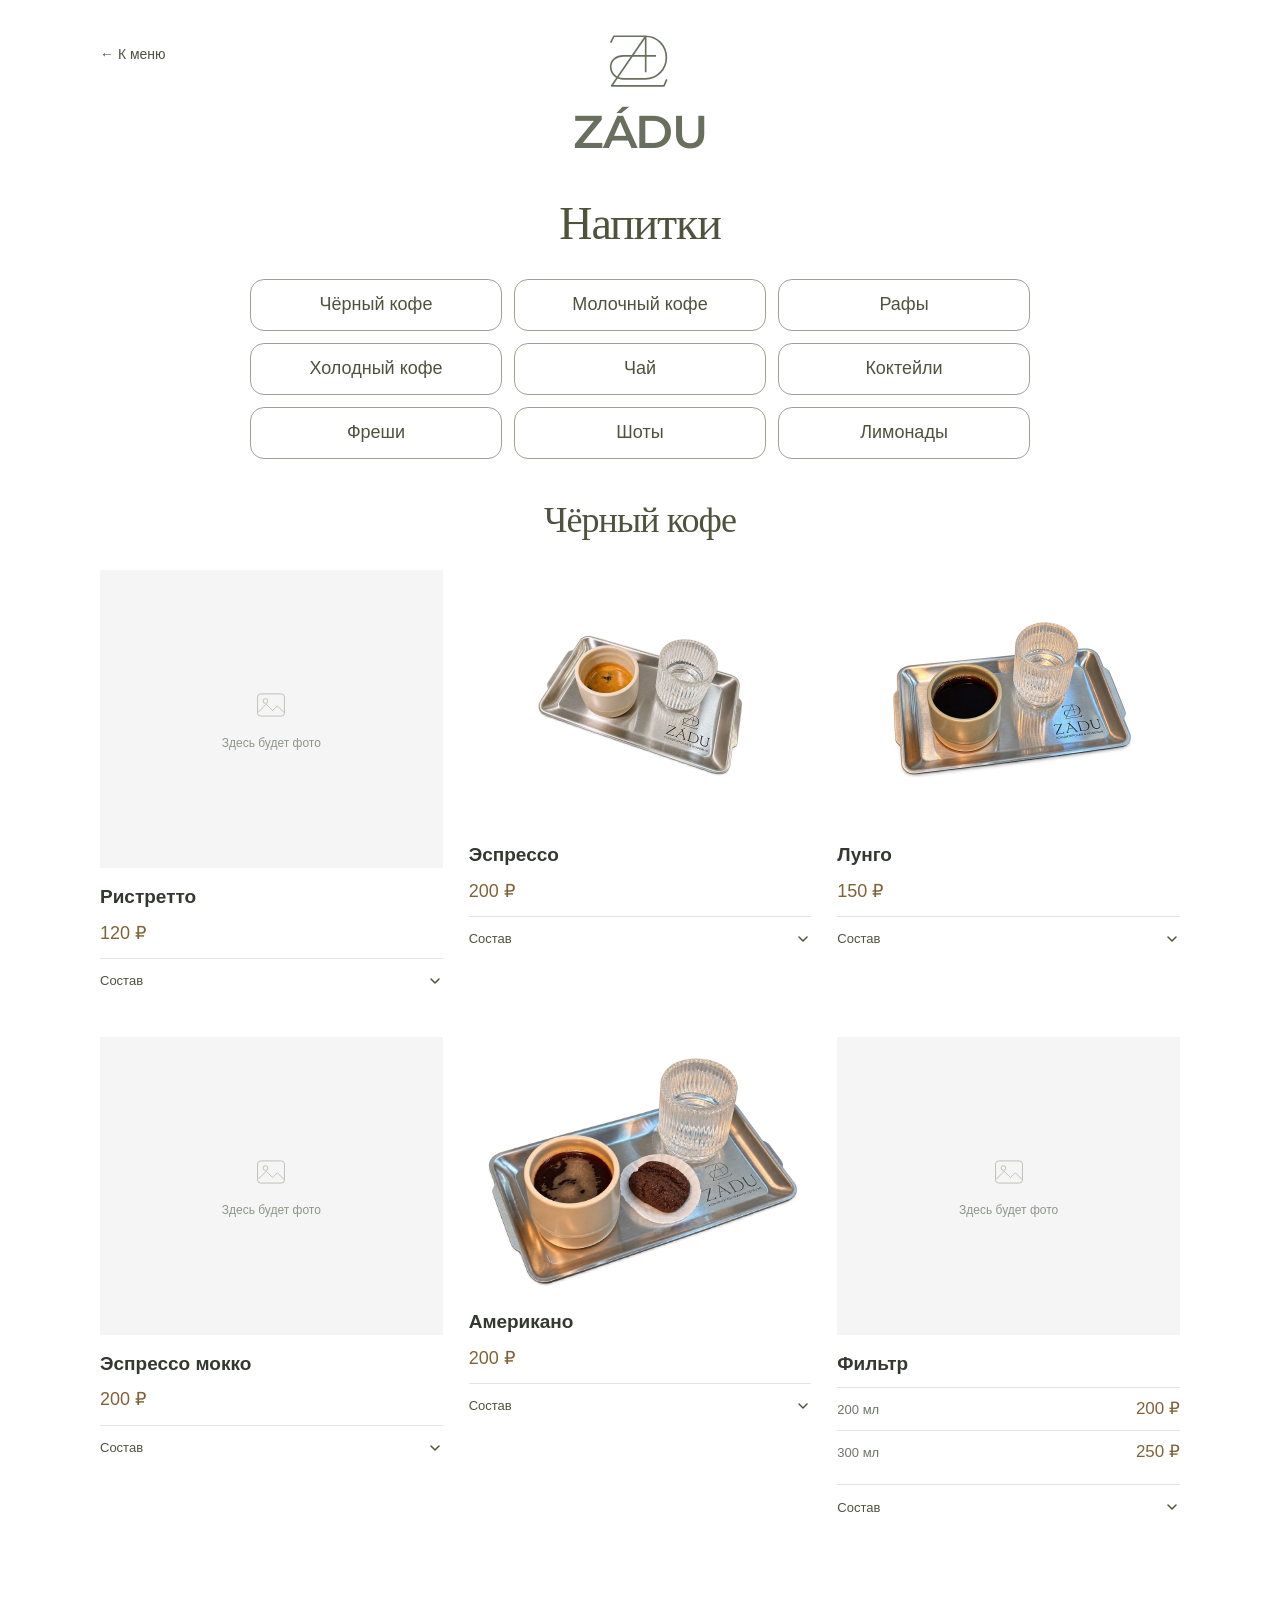
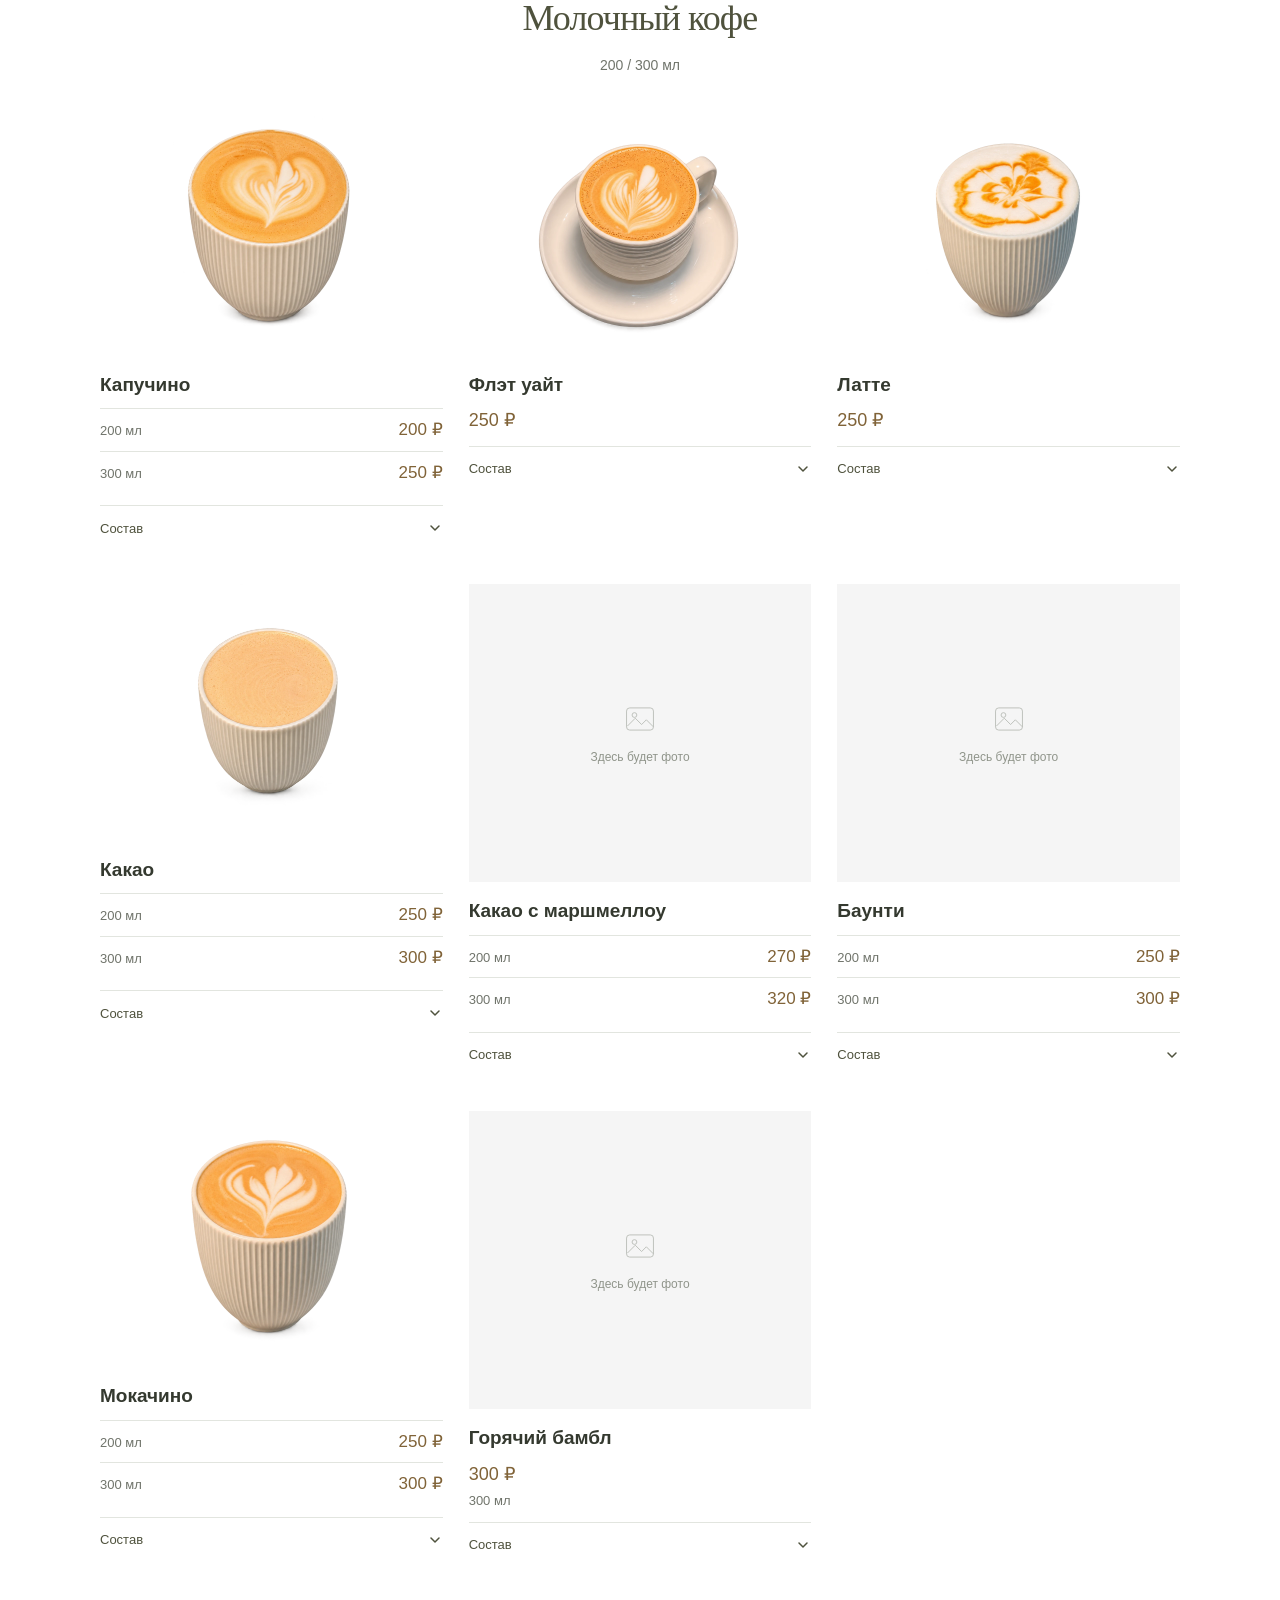
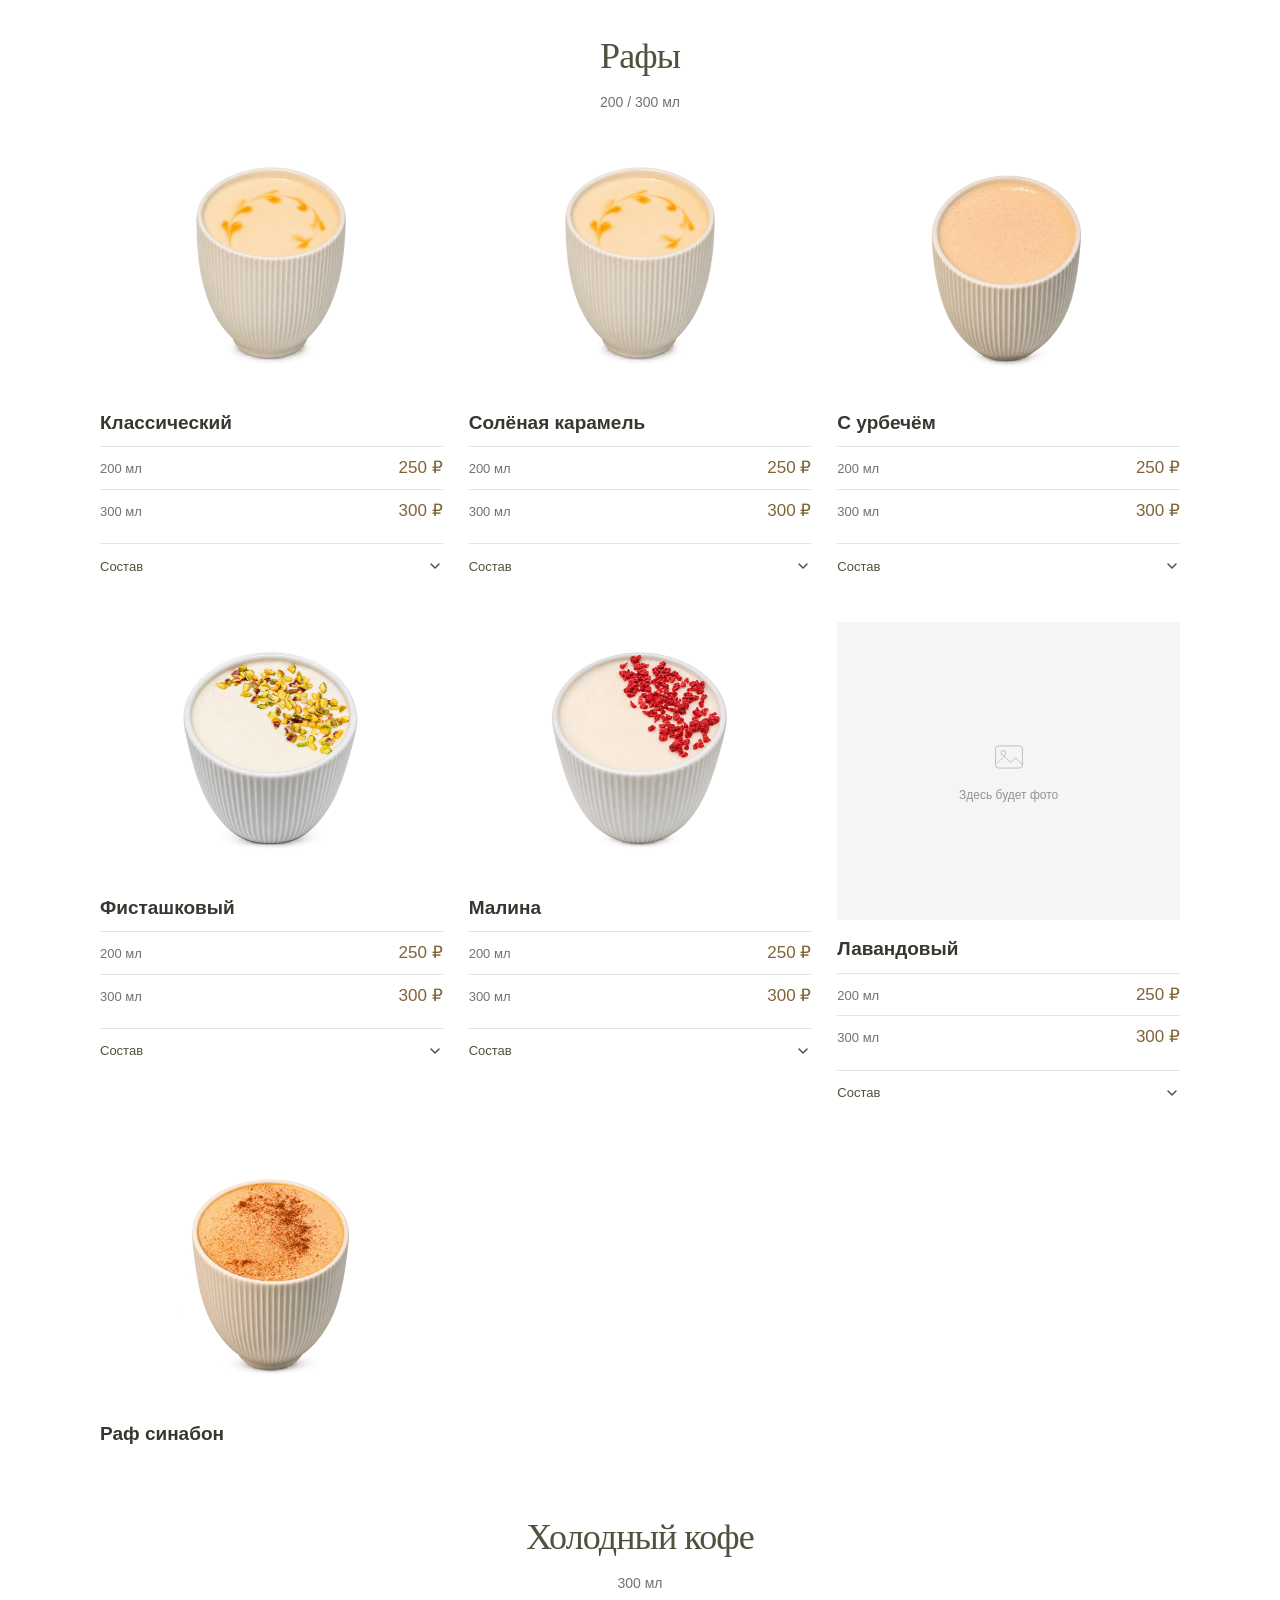
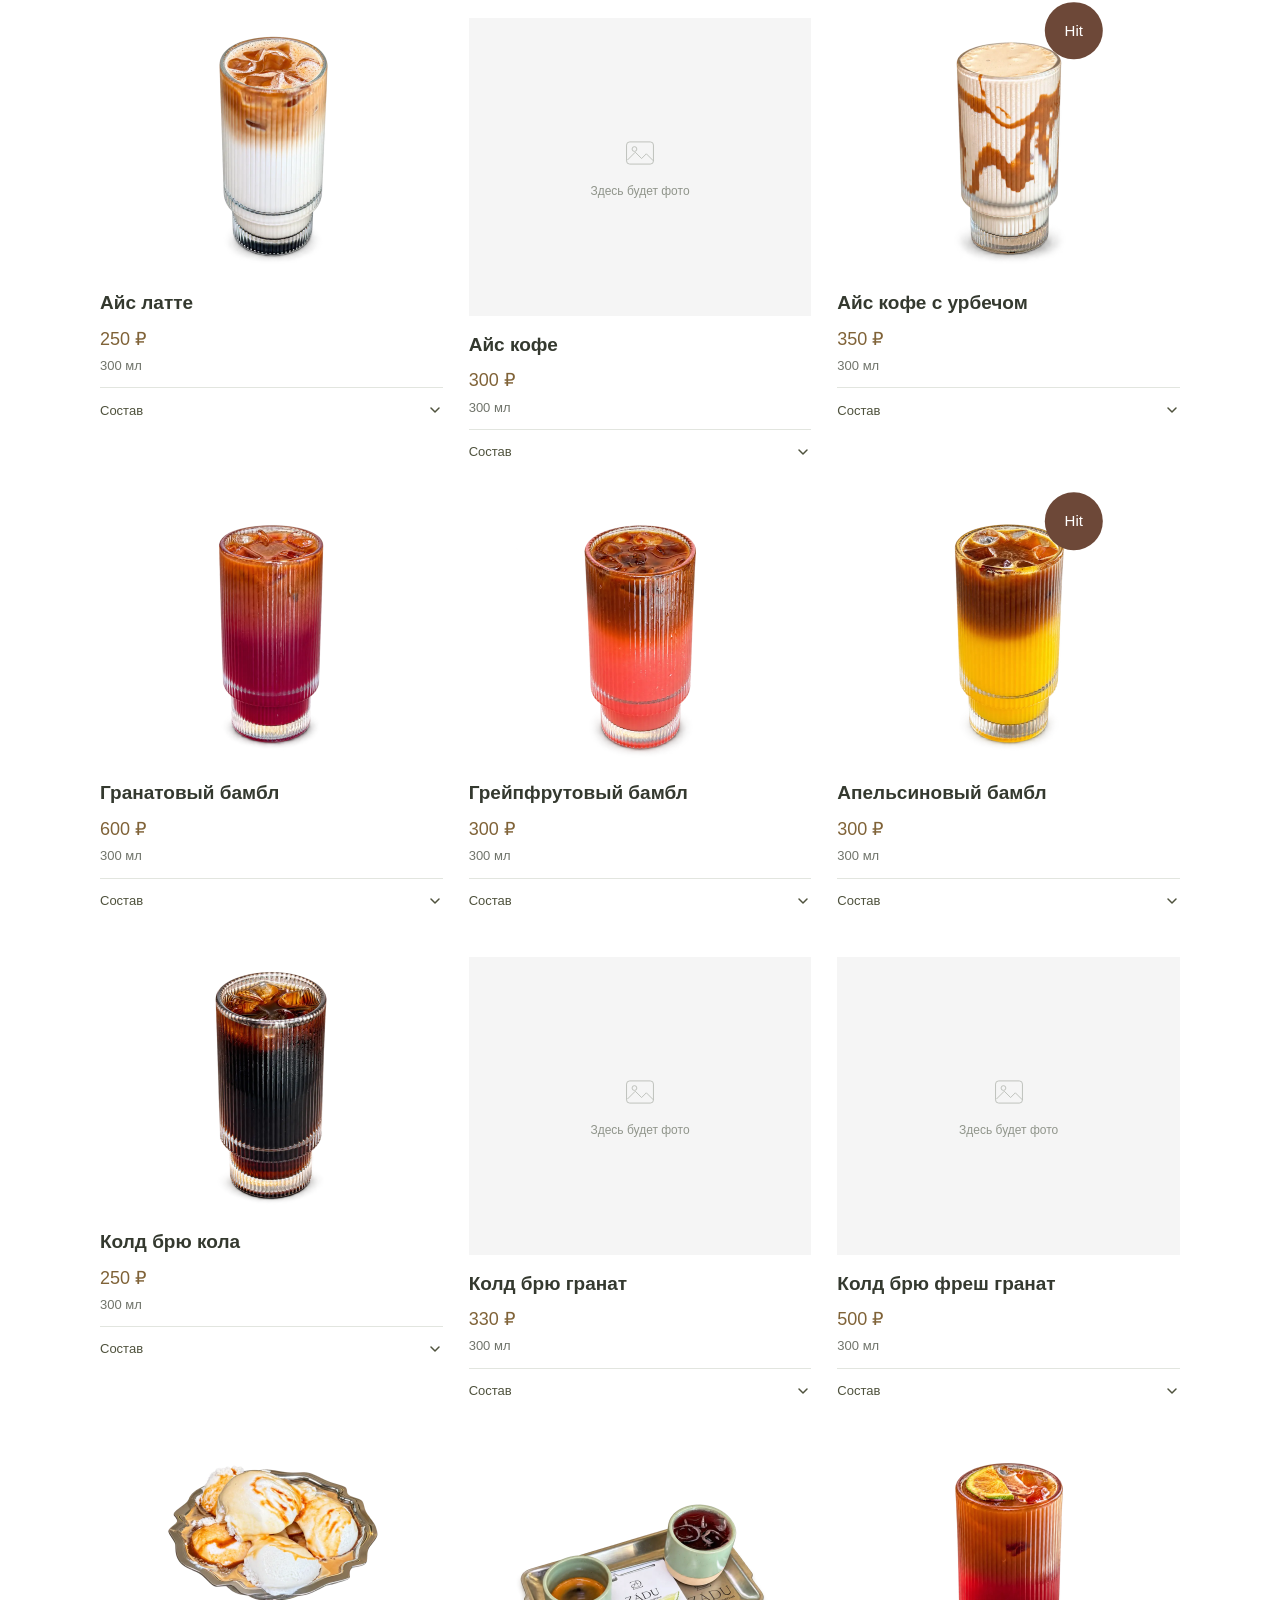
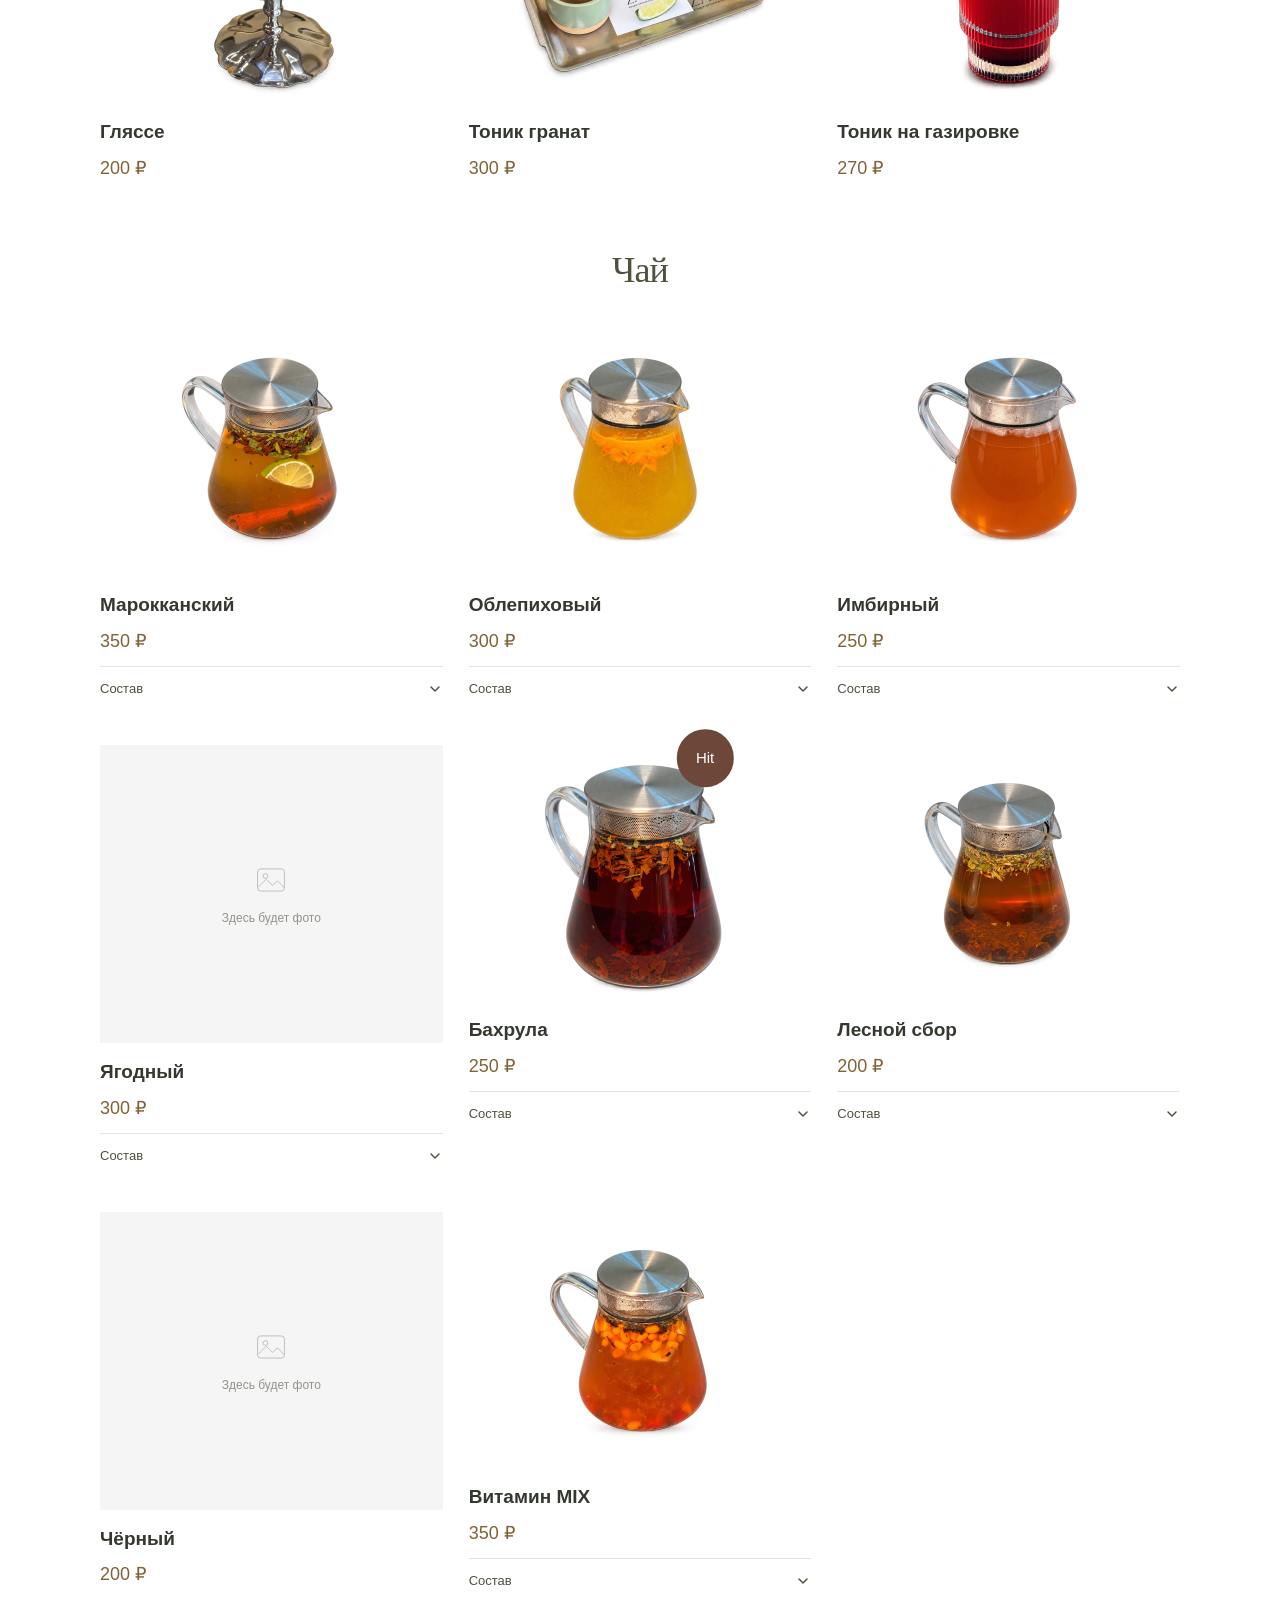
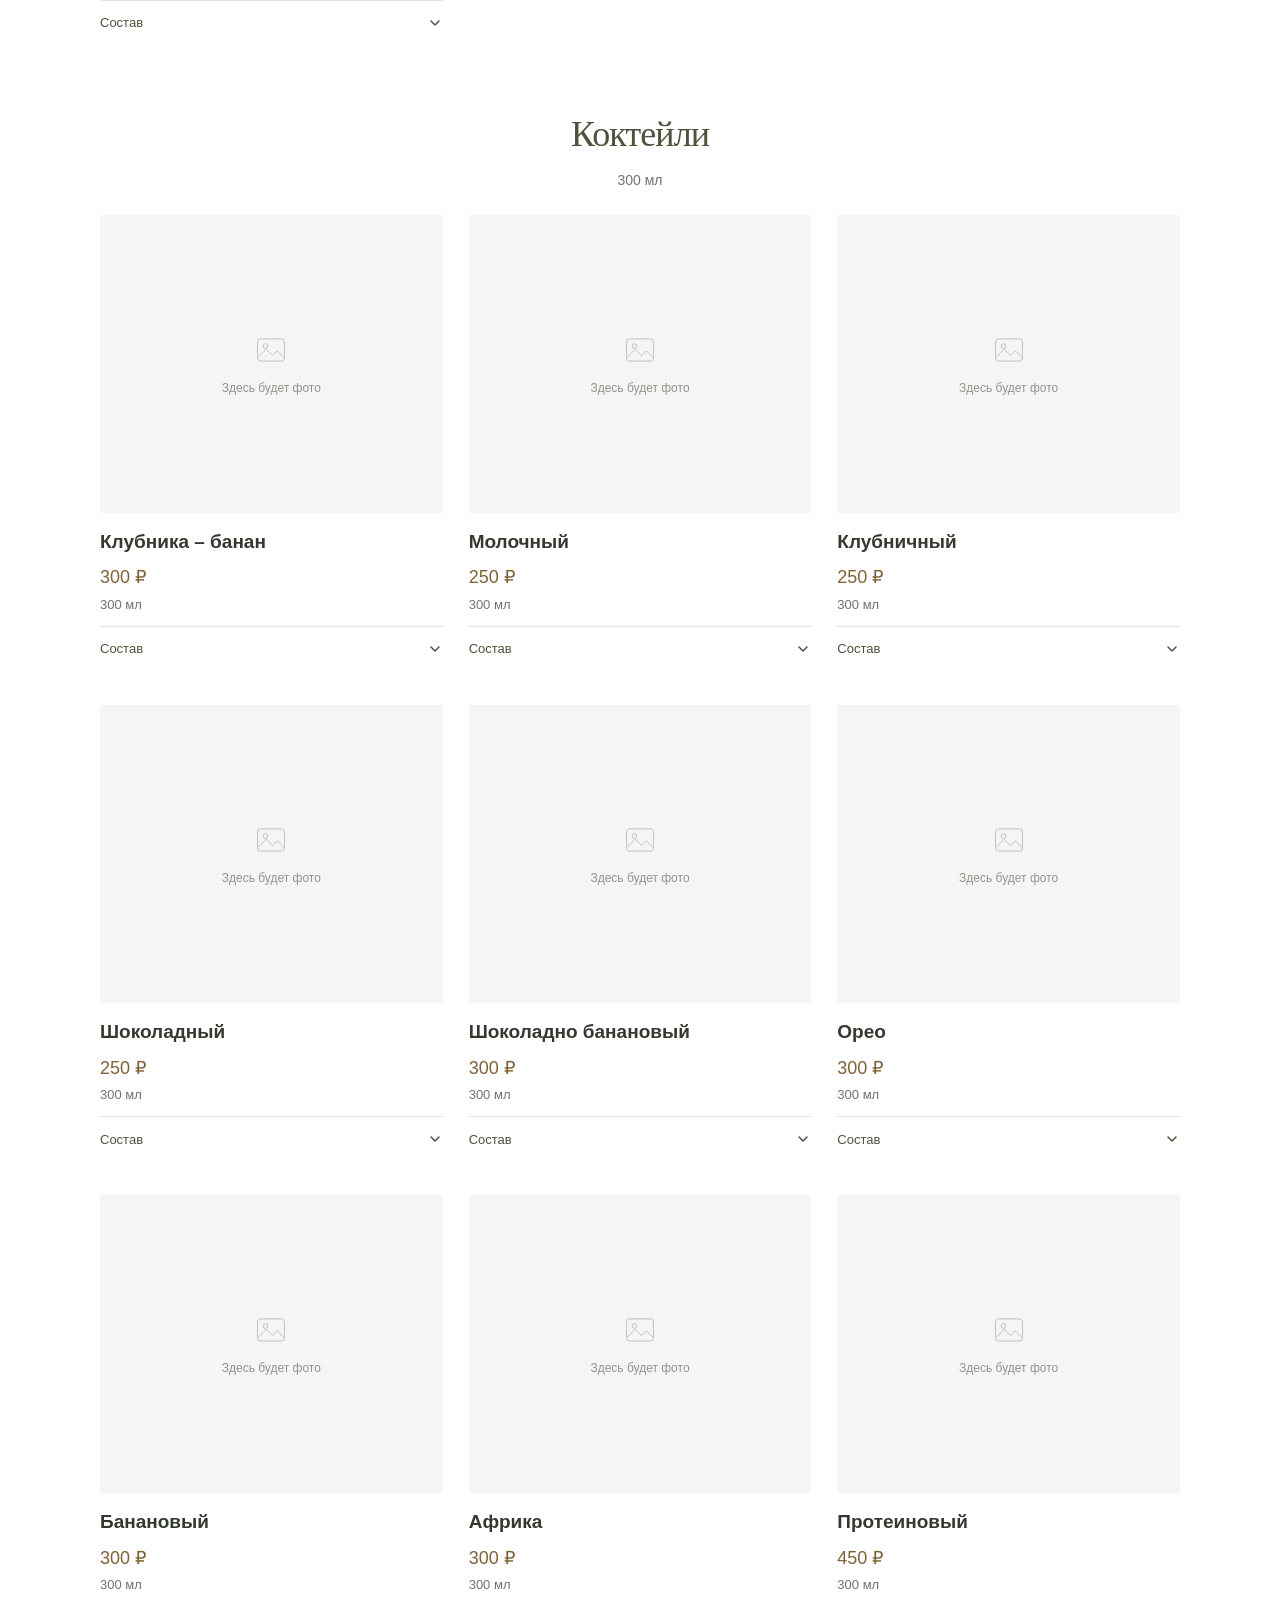
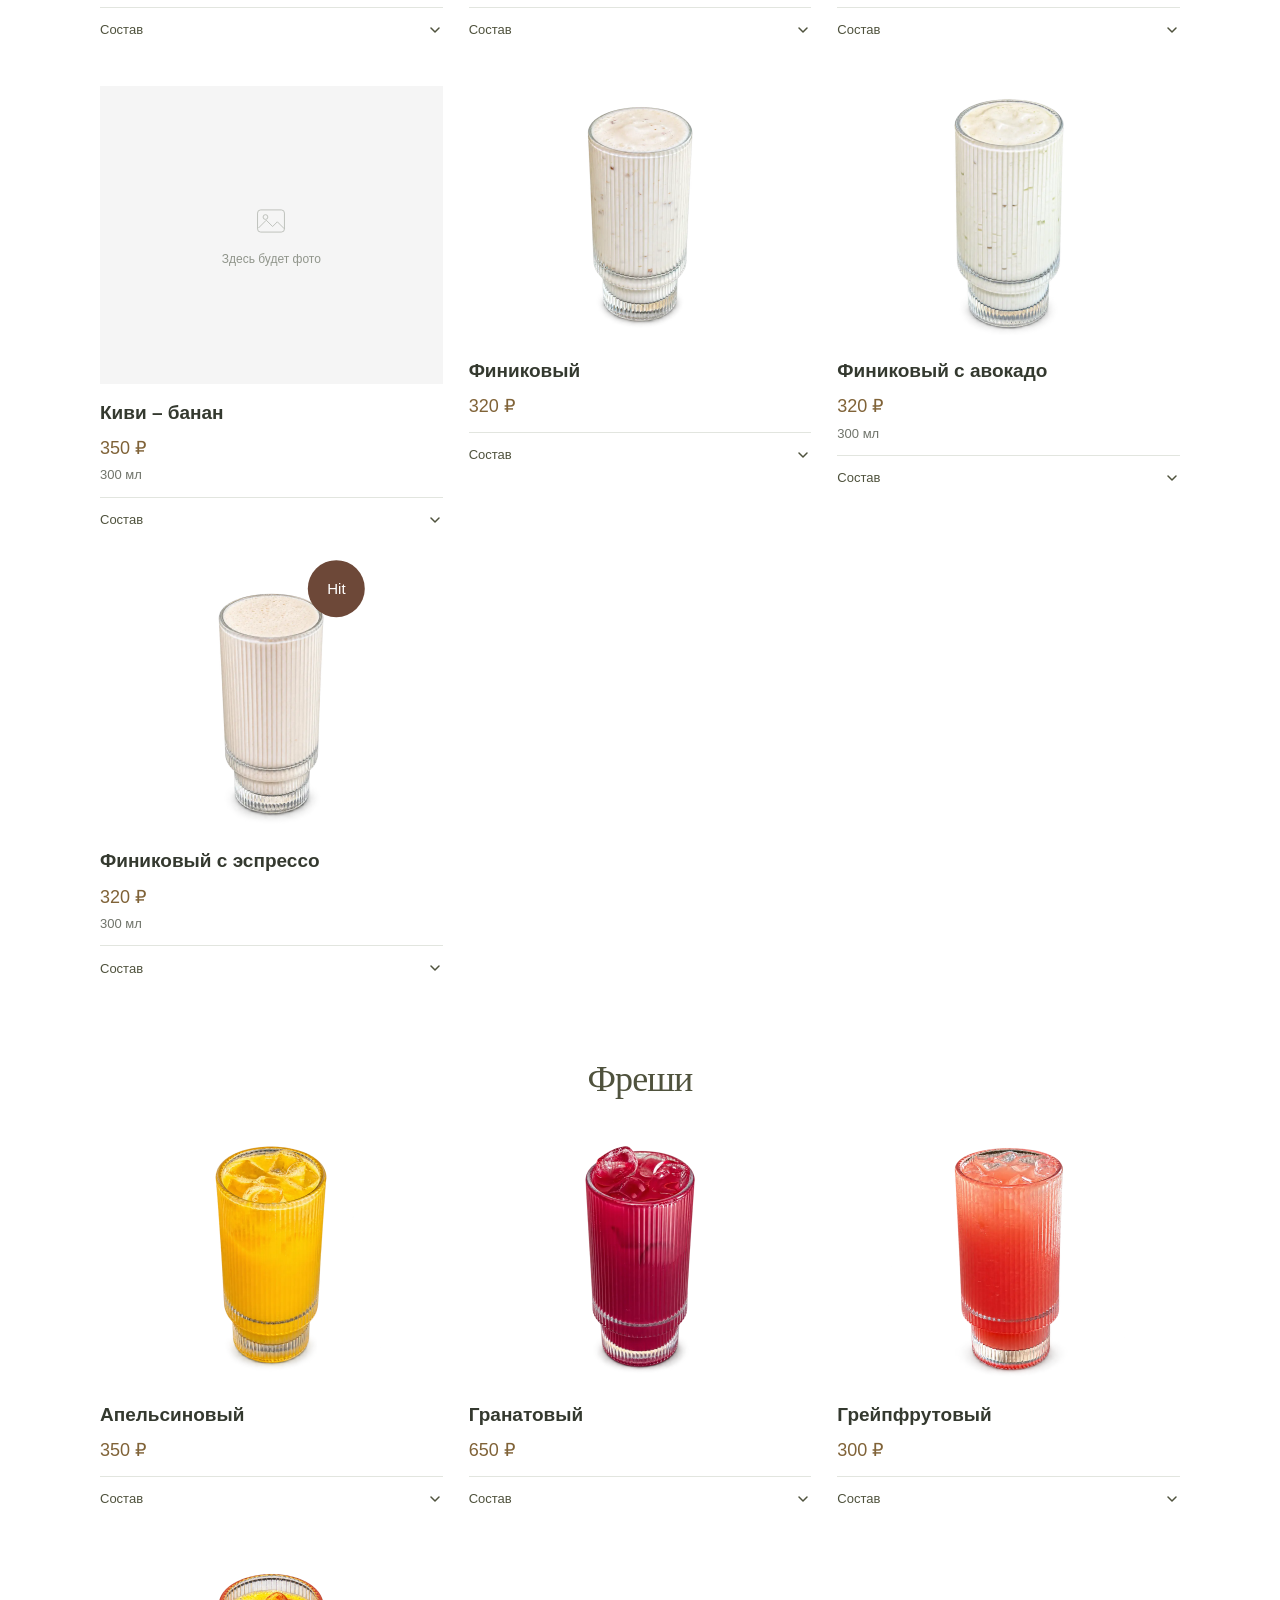
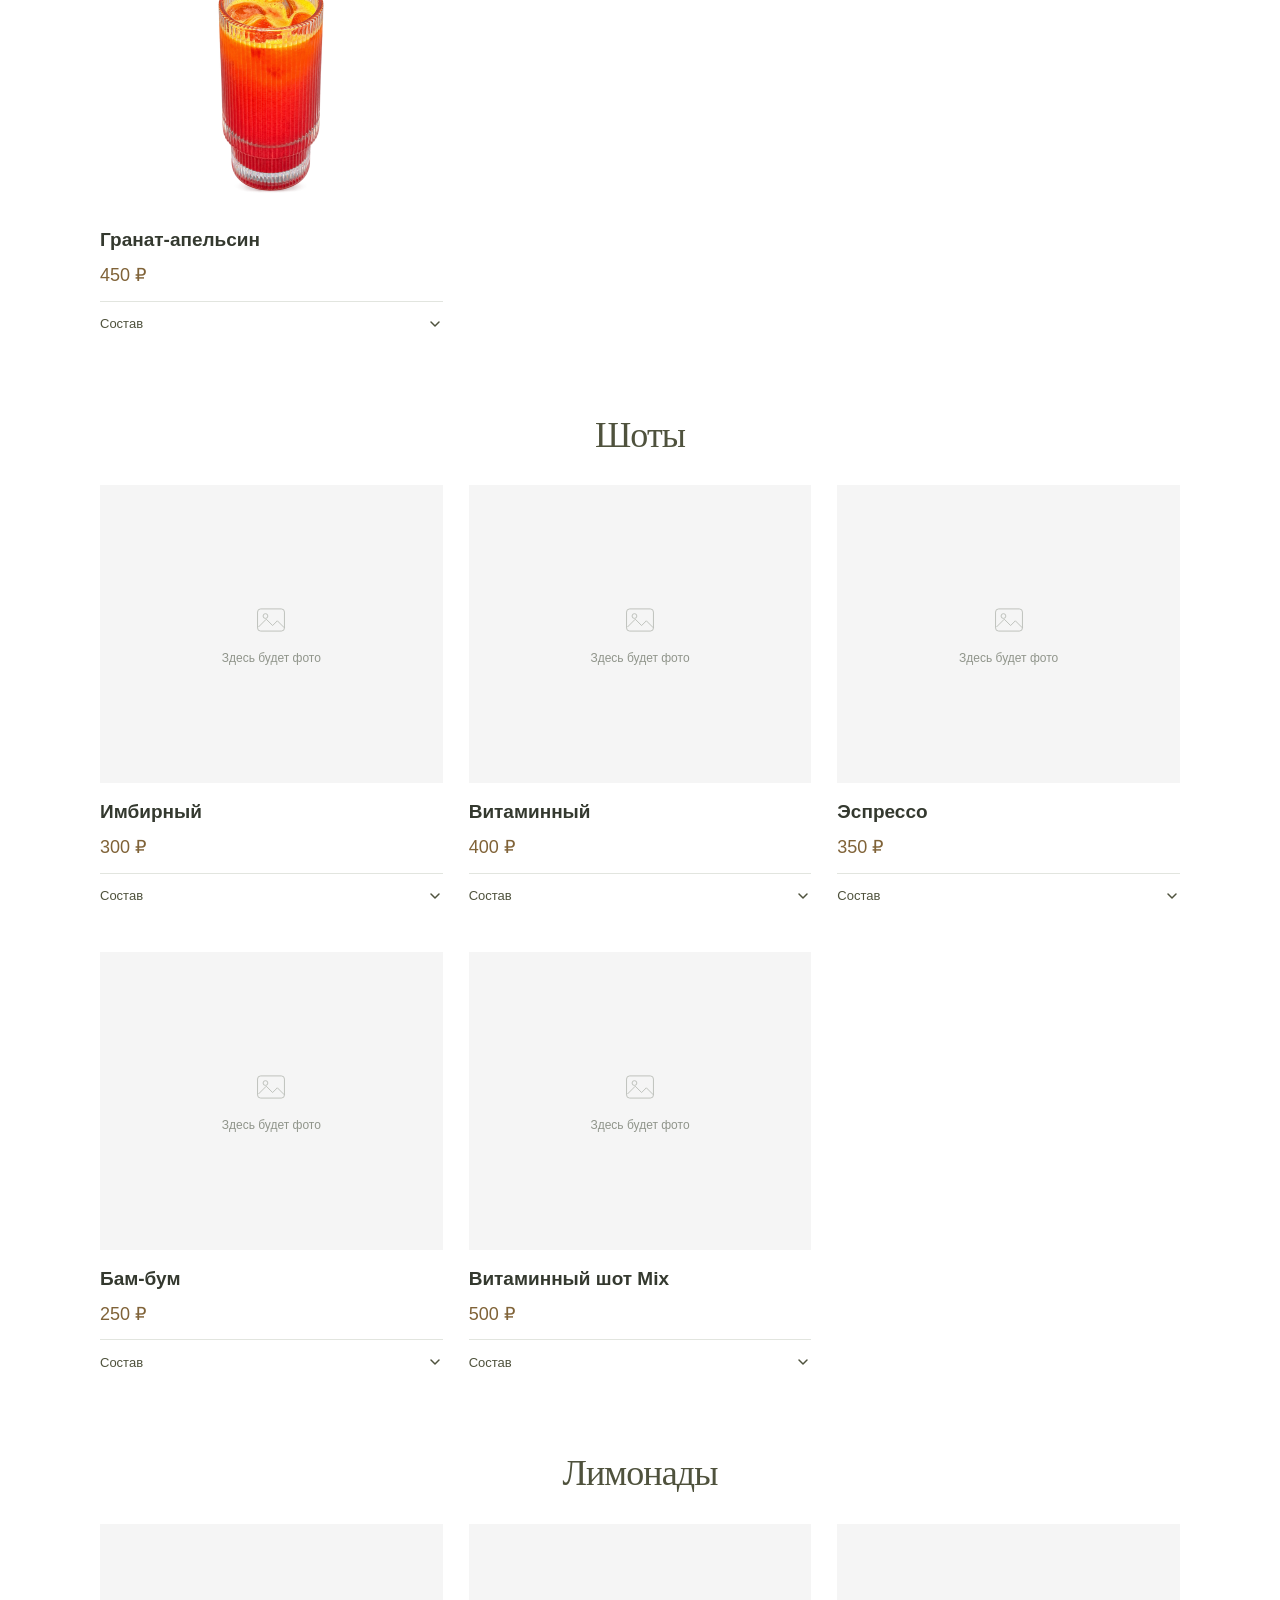
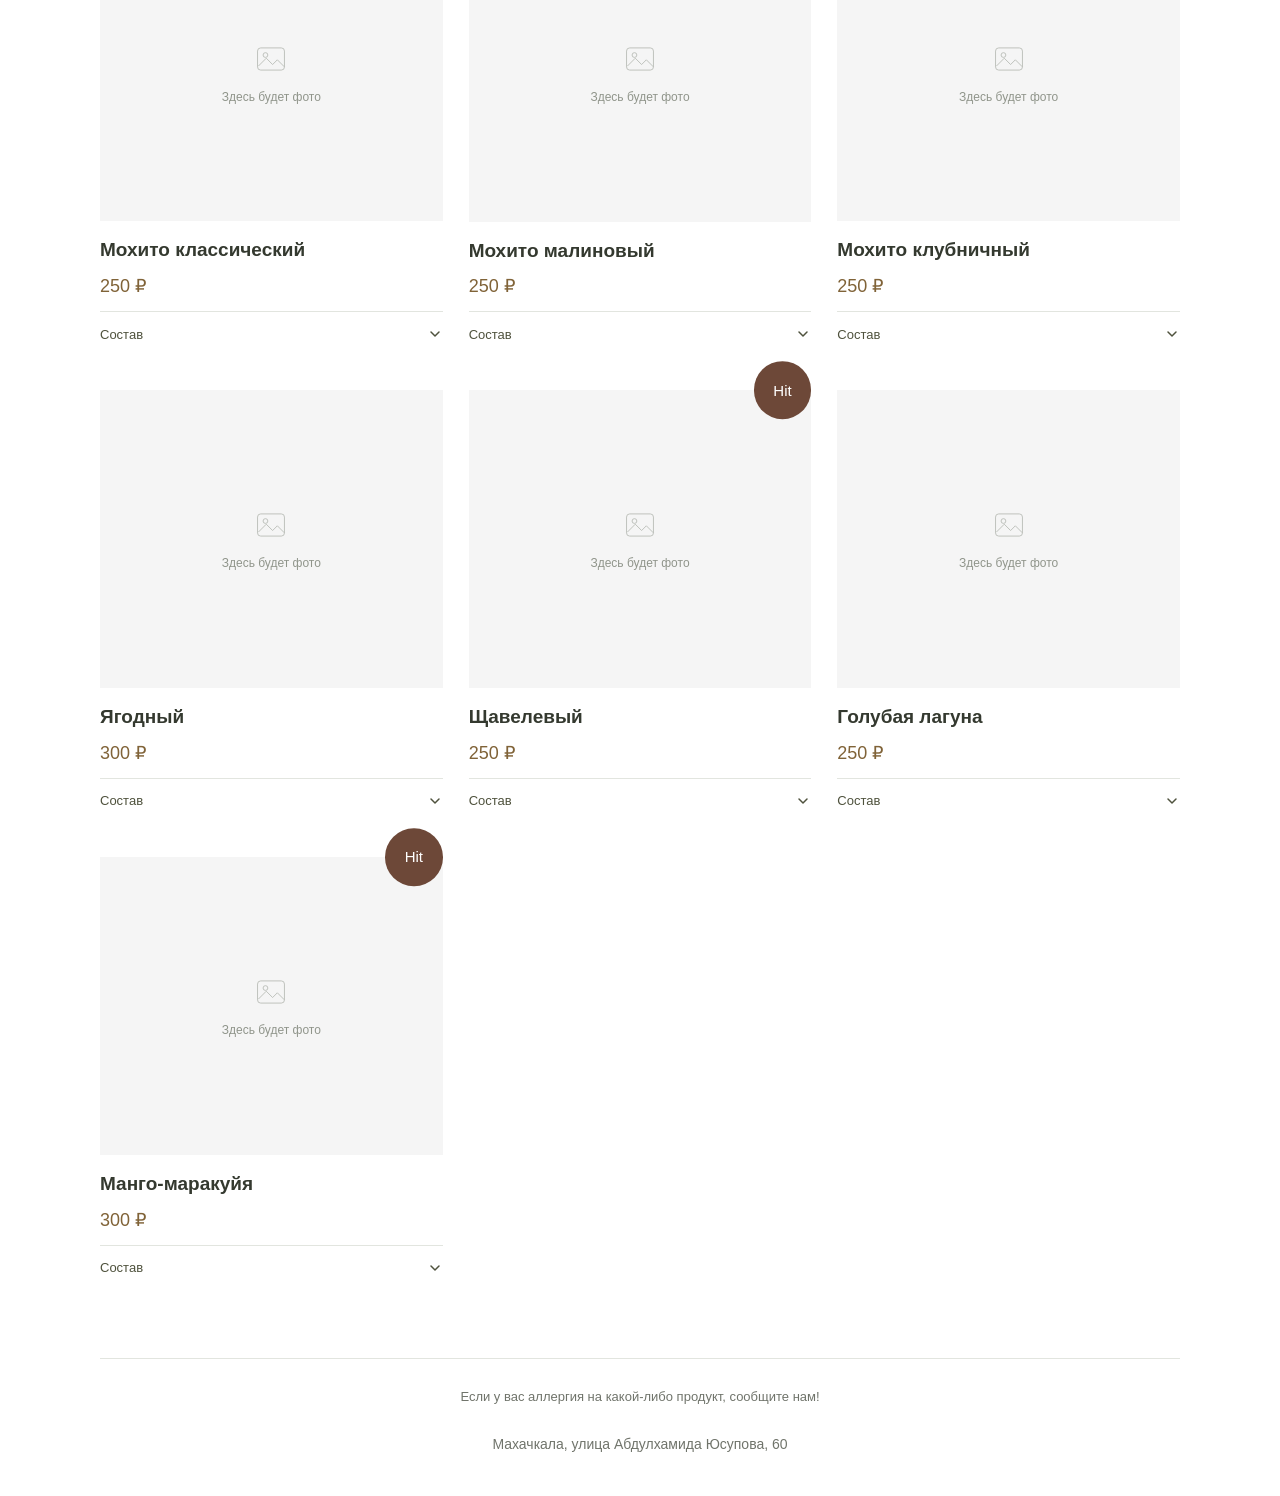
<file: interior/menu/bar/index.html>
<!doctype html>
<html lang="ru">
<head>
  <meta charset="utf-8">
  <meta name="viewport" content="width=device-width, initial-scale=1">
  <meta name="theme-color" content="#ffffff">
  <meta name="description" content="Кофе, чай, коктейли, фреши, шоты и лимонады ZÁDU.">
  <title>Напитки — бар ZÁDU</title>
  <link rel="icon" type="image/svg+xml" href="../../../assets/favicon.svg">
  <link rel="preload" href="../../../assets/fonts/montserrat-brand-600.woff" as="font" type="font/woff" crossorigin>
  <link rel="stylesheet" href="../../interior.css?v=20261028-hit-glass">
</head>
<body class="menu-page bar-page">
  <header class="site-header menu-header"><a class="brand-logo" href="../../?v=20261014-photo-loading-fix" aria-label="ZÁDU — главная"><img data-brand-logo src="../../../assets/brand-mark-crisp-20261015.svg" width="64" height="60" alt="Фирменный знак кофейни ZÁDU" decoding="async"><span class="brand-name">ZÁDU</span></a><a class="back-home" href="../?v=20261014-photo-loading-fix">← К меню</a></header>
  <main class="bar-layout"><h1>Напитки</h1><nav class="drink-category-nav" aria-label="Категории напитков"><a class="menu-group-card" href="#coffee">Чёрный кофе</a><a class="menu-group-card" href="#milk-coffee">Молочный кофе</a><a class="menu-group-card" href="#raf">Рафы</a><a class="menu-group-card" href="#cold-coffee">Холодный кофе</a><a class="menu-group-card" href="#tea">Чай</a><a class="menu-group-card" href="#cocktails">Коктейли</a><a class="menu-group-card" href="#fresh">Фреши</a><a class="menu-group-card" href="#shots">Шоты</a><a class="menu-group-card" href="#lemonades">Лимонады</a></nav><section class="menu-category" id="coffee" aria-labelledby="heading-coffee"><h2 id="heading-coffee">Чёрный кофе</h2><div class="item-grid"><article class="menu-item drink-composition-card"><div class="item-photo menu-photo-placeholder " aria-hidden="true"><svg viewBox="0 0 48 48" fill="none"><rect x="7" y="10" width="34" height="28" rx="4"/><circle cx="17" cy="19" r="3"/><path d="m8 33 10-10 8 8 6-6 9 9"/></svg><span>Здесь будет фото</span></div><div class="item-copy"><div class="item-title"><h3>Ристретто</h3></div><p class="item-price">120 ₽</p></div><details class="drink-composition"><summary aria-label="Состав: Ристретто"><span>Состав</span><svg viewBox="0 0 16 16" fill="none" aria-hidden="true"><path d="m4 6 4 4 4-4"/></svg></summary><div class="drink-composition-content"><p><strong>Состав:</strong> более короткая экстракция эспрессо</p></div></details></article><article class="menu-item drink-composition-card"><div class="item-photo cutout-dish-photo "><img src="../../../assets/drinks/espresso-tray-transparent-20261123.webp?v=20261014-photo-loading-fix" alt="Эспрессо" width="1024" height="1024" loading="eager" decoding="async"></div><div class="item-copy"><div class="item-title"><h3>Эспрессо</h3></div><p class="item-price">200 ₽</p></div><details class="drink-composition"><summary aria-label="Состав: Эспрессо"><span>Состав</span><svg viewBox="0 0 16 16" fill="none" aria-hidden="true"><path d="m4 6 4 4 4-4"/></svg></summary><div class="drink-composition-content"><p><strong>Состав:</strong> 100% свежеобжаренный кофе, вода</p></div></details></article><article class="menu-item drink-composition-card"><div class="item-photo cutout-dish-photo "><img src="../../../assets/drinks/lungo-zadu-transparent-20261122.webp?v=20261123-lungo-transparent" alt="Лунго" width="1024" height="1024" loading="eager" fetchpriority="high" decoding="async"></div><div class="item-copy"><div class="item-title"><h3>Лунго</h3></div><p class="item-price">150 ₽</p></div><details class="drink-composition"><summary aria-label="Состав: Лунго"><span>Состав</span><svg viewBox="0 0 16 16" fill="none" aria-hidden="true"><path d="m4 6 4 4 4-4"/></svg></summary><div class="drink-composition-content"><p><strong>Состав:</strong> молотый кофе, вода</p></div></details></article><article class="menu-item drink-composition-card"><div class="item-photo menu-photo-placeholder " aria-hidden="true"><svg viewBox="0 0 48 48" fill="none"><rect x="7" y="10" width="34" height="28" rx="4"/><circle cx="17" cy="19" r="3"/><path d="m8 33 10-10 8 8 6-6 9 9"/></svg><span>Здесь будет фото</span></div><div class="item-copy"><div class="item-title"><h3>Эспрессо мокко</h3></div><p class="item-price">200 ₽</p></div><details class="drink-composition"><summary aria-label="Состав: Эспрессо мокко"><span>Состав</span><svg viewBox="0 0 16 16" fill="none" aria-hidden="true"><path d="m4 6 4 4 4-4"/></svg></summary><div class="drink-composition-content"><p><strong>Состав:</strong> эспрессо, шоколад Callebaut</p></div></details></article><article class="menu-item drink-composition-card"><div class="item-photo cutout-dish-photo "><img src="../../../assets/drinks/americano-zadu-transparent-20261123.webp?v=20261123-americano-transparent" alt="Американо" width="1000" height="750" loading="eager" decoding="async"></div><div class="item-copy"><div class="item-title"><h3>Американо</h3></div><p class="item-price">200 ₽</p></div><details class="drink-composition"><summary aria-label="Состав: Американо"><span>Состав</span><svg viewBox="0 0 16 16" fill="none" aria-hidden="true"><path d="m4 6 4 4 4-4"/></svg></summary><div class="drink-composition-content"><p><strong>Состав:</strong> двойное эспрессо, вода</p></div></details></article><article class="menu-item drink-composition-card"><div class="item-photo menu-photo-placeholder " aria-hidden="true"><svg viewBox="0 0 48 48" fill="none"><rect x="7" y="10" width="34" height="28" rx="4"/><circle cx="17" cy="19" r="3"/><path d="m8 33 10-10 8 8 6-6 9 9"/></svg><span>Здесь будет фото</span></div><div class="item-copy"><div class="item-title"><h3>Фильтр</h3></div><div class="variant-list"><div class="variant-row"><span>200 мл</span><strong>200 ₽</strong></div><div class="variant-row"><span>300 мл</span><strong>250 ₽</strong></div></div></div><details class="drink-composition"><summary aria-label="Состав: Фильтр"><span>Состав</span><svg viewBox="0 0 16 16" fill="none" aria-hidden="true"><path d="m4 6 4 4 4-4"/></svg></summary><div class="drink-composition-content"><p><strong>Состав:</strong> молотый кофе, горячая вода</p></div></details></article></div></section><section class="menu-category" id="milk-coffee" aria-labelledby="heading-milk-coffee"><h2 id="heading-milk-coffee">Молочный кофе</h2><p class="category-note">200 / 300 мл</p><div class="item-grid"><article class="menu-item drink-composition-card"><div class="item-photo cutout-dish-photo "><img src="../../../assets/drinks/cappuccino-zadu-transparent-20261123.webp?v=20261123-cappuccino-transparent" alt="Капучино" width="1024" height="1024" loading="eager" decoding="async"></div><div class="item-copy"><div class="item-title"><h3>Капучино</h3></div><div class="variant-list"><div class="variant-row"><span>200 мл</span><strong>200 ₽</strong></div><div class="variant-row"><span>300 мл</span><strong>250 ₽</strong></div></div></div><details class="drink-composition"><summary aria-label="Состав: Капучино"><span>Состав</span><svg viewBox="0 0 16 16" fill="none" aria-hidden="true"><path d="m4 6 4 4 4-4"/></svg></summary><div class="drink-composition-content"><p><strong>Состав:</strong> эспрессо, молоко</p><p class="drink-composition-note">При желании можно заменить на альтернативное молоко.</p></div></details></article><article class="menu-item drink-composition-card"><div class="item-photo cutout-dish-photo "><img src="../../../assets/drinks/flat-white-zadu-transparent-20261123.webp?v=20261123-flat-white-transparent" alt="Флэт уайт" width="1024" height="1024" loading="eager" decoding="async"></div><div class="item-copy"><div class="item-title"><h3>Флэт уайт</h3></div><p class="item-price">250 ₽</p></div><details class="drink-composition"><summary aria-label="Состав: Флэт уайт"><span>Состав</span><svg viewBox="0 0 16 16" fill="none" aria-hidden="true"><path d="m4 6 4 4 4-4"/></svg></summary><div class="drink-composition-content"><p><strong>Состав:</strong> двойное эспрессо, молоко</p><p class="drink-composition-note">При желании можно заменить на альтернативное молоко.</p></div></details></article><article class="menu-item drink-composition-card"><div class="item-photo cutout-dish-photo "><img src="../../../assets/drinks/latte-zadu-transparent-20261123.webp?v=20261123-latte-transparent" alt="Латте" width="1024" height="1024" loading="eager" fetchpriority="high" decoding="async"></div><div class="item-copy"><div class="item-title"><h3>Латте</h3></div><p class="item-price">250 ₽</p></div><details class="drink-composition"><summary aria-label="Состав: Латте"><span>Состав</span><svg viewBox="0 0 16 16" fill="none" aria-hidden="true"><path d="m4 6 4 4 4-4"/></svg></summary><div class="drink-composition-content"><p><strong>Состав:</strong> эспрессо, молоко</p><p class="drink-composition-note">При желании можно заменить на альтернативное молоко.</p></div></details></article><article class="menu-item drink-composition-card"><div class="item-photo cutout-dish-photo "><img src="../../../assets/drinks/cocoa-zadu-transparent-20261123.webp?v=20261123-cocoa-transparent" alt="Какао" width="1024" height="1024" loading="eager" fetchpriority="high" decoding="async"></div><div class="item-copy"><div class="item-title"><h3>Какао</h3></div><div class="variant-list"><div class="variant-row"><span>200 мл</span><strong>250 ₽</strong></div><div class="variant-row"><span>300 мл</span><strong>300 ₽</strong></div></div></div><details class="drink-composition"><summary aria-label="Состав: Какао"><span>Состав</span><svg viewBox="0 0 16 16" fill="none" aria-hidden="true"><path d="m4 6 4 4 4-4"/></svg></summary><div class="drink-composition-content"><p><strong>Состав:</strong> молоко, какао-порошок или натуральный шоколад — на выбор.</p></div></details></article><article class="menu-item drink-composition-card"><div class="item-photo menu-photo-placeholder " aria-hidden="true"><svg viewBox="0 0 48 48" fill="none"><rect x="7" y="10" width="34" height="28" rx="4"/><circle cx="17" cy="19" r="3"/><path d="m8 33 10-10 8 8 6-6 9 9"/></svg><span>Здесь будет фото</span></div><div class="item-copy"><div class="item-title"><h3>Какао с маршмеллоу</h3></div><div class="variant-list"><div class="variant-row"><span>200 мл</span><strong>270 ₽</strong></div><div class="variant-row"><span>300 мл</span><strong>320 ₽</strong></div></div></div><details class="drink-composition"><summary aria-label="Состав: Какао с маршмеллоу"><span>Состав</span><svg viewBox="0 0 16 16" fill="none" aria-hidden="true"><path d="m4 6 4 4 4-4"/></svg></summary><div class="drink-composition-content"><p><strong>Состав:</strong> молоко, какао-порошок или натуральный шоколад — на выбор. Добавки: маршмеллоу.</p></div></details></article><article class="menu-item drink-composition-card"><div class="item-photo menu-photo-placeholder " aria-hidden="true"><svg viewBox="0 0 48 48" fill="none"><rect x="7" y="10" width="34" height="28" rx="4"/><circle cx="17" cy="19" r="3"/><path d="m8 33 10-10 8 8 6-6 9 9"/></svg><span>Здесь будет фото</span></div><div class="item-copy"><div class="item-title"><h3>Баунти</h3></div><div class="variant-list"><div class="variant-row"><span>200 мл</span><strong>250 ₽</strong></div><div class="variant-row"><span>300 мл</span><strong>300 ₽</strong></div></div></div><details class="drink-composition"><summary aria-label="Состав: Баунти"><span>Состав</span><svg viewBox="0 0 16 16" fill="none" aria-hidden="true"><path d="m4 6 4 4 4-4"/></svg></summary><div class="drink-composition-content"><p><strong>Состав:</strong> эспрессо, молоко, шоколад Callebaut, кокосовый сироп</p></div></details></article><article class="menu-item drink-composition-card"><div class="item-photo cutout-dish-photo "><img src="../../../assets/drinks/mochaccino-zadu-transparent-20261123.webp?v=20261014-photo-loading-fix" alt="Мокачино" width="1024" height="1024" loading="eager" decoding="async"></div><div class="item-copy"><div class="item-title"><h3>Мокачино</h3></div><div class="variant-list"><div class="variant-row"><span>200 мл</span><strong>250 ₽</strong></div><div class="variant-row"><span>300 мл</span><strong>300 ₽</strong></div></div></div><details class="drink-composition"><summary aria-label="Состав: Мокачино"><span>Состав</span><svg viewBox="0 0 16 16" fill="none" aria-hidden="true"><path d="m4 6 4 4 4-4"/></svg></summary><div class="drink-composition-content"><p><strong>Состав:</strong> эспрессо, молоко, шоколад Callebaut, сироп</p></div></details></article><article class="menu-item drink-composition-card"><div class="item-photo menu-photo-placeholder " aria-hidden="true"><svg viewBox="0 0 48 48" fill="none"><rect x="7" y="10" width="34" height="28" rx="4"/><circle cx="17" cy="19" r="3"/><path d="m8 33 10-10 8 8 6-6 9 9"/></svg><span>Здесь будет фото</span></div><div class="item-copy"><div class="item-title"><h3>Горячий бамбл</h3></div><p class="item-price">300 ₽</p><p class="item-portion">300 мл</p></div><details class="drink-composition"><summary aria-label="Состав: Горячий бамбл"><span>Состав</span><svg viewBox="0 0 16 16" fill="none" aria-hidden="true"><path d="m4 6 4 4 4-4"/></svg></summary><div class="drink-composition-content"><p><strong>Состав:</strong> эспрессо, апельсиновый сок. Сироп — на выбор.</p></div></details></article></div></section><section class="menu-category" id="raf" aria-labelledby="heading-raf"><h2 id="heading-raf">Рафы</h2><p class="category-note">200 / 300 мл</p><div class="item-grid"><article class="menu-item drink-composition-card"><div class="item-photo cutout-dish-photo "><img src="../../../assets/drinks/raf-classic-transparent-20261123.webp?v=20261014-photo-loading-fix" alt="Раф Классический" width="1024" height="1024" loading="eager" decoding="async"></div><div class="item-copy"><div class="item-title"><h3>Классический</h3></div><div class="variant-list"><div class="variant-row"><span>200 мл</span><strong>250 ₽</strong></div><div class="variant-row"><span>300 мл</span><strong>300 ₽</strong></div></div></div><details class="drink-composition"><summary aria-label="Состав: Классический"><span>Состав</span><svg viewBox="0 0 16 16" fill="none" aria-hidden="true"><path d="m4 6 4 4 4-4"/></svg></summary><div class="drink-composition-content"><p><strong>Состав:</strong> эспрессо, сливки</p></div></details></article><article class="menu-item drink-composition-card"><div class="item-photo cutout-dish-photo "><img src="../../../assets/drinks/raf-classic-transparent-20261123.webp?v=20261014-photo-loading-fix" alt="Раф Солёная карамель" width="1024" height="1024" loading="eager" decoding="async"></div><div class="item-copy"><div class="item-title"><h3>Солёная карамель</h3></div><div class="variant-list"><div class="variant-row"><span>200 мл</span><strong>250 ₽</strong></div><div class="variant-row"><span>300 мл</span><strong>300 ₽</strong></div></div></div><details class="drink-composition"><summary aria-label="Состав: Солёная карамель"><span>Состав</span><svg viewBox="0 0 16 16" fill="none" aria-hidden="true"><path d="m4 6 4 4 4-4"/></svg></summary><div class="drink-composition-content"><p><strong>Состав:</strong> эспрессо, сливки, сироп «Солёная карамель»</p></div></details></article><article class="menu-item drink-composition-card"><div class="item-photo cutout-dish-photo "><img src="../../../assets/drinks/raf-urbech-zadu-transparent-20261123.webp?v=20261123-raf-urbech-transparent" alt="Раф с урбечём" width="1024" height="1024" loading="eager" decoding="async"></div><div class="item-copy"><div class="item-title"><h3>С урбечём</h3></div><div class="variant-list"><div class="variant-row"><span>200 мл</span><strong>250 ₽</strong></div><div class="variant-row"><span>300 мл</span><strong>300 ₽</strong></div></div></div><details class="drink-composition"><summary aria-label="Состав: С урбечём"><span>Состав</span><svg viewBox="0 0 16 16" fill="none" aria-hidden="true"><path d="m4 6 4 4 4-4"/></svg></summary><div class="drink-composition-content"><p><strong>Состав:</strong> эспрессо, сливки, урбеч</p></div></details></article><article class="menu-item drink-composition-card"><div class="item-photo cutout-dish-photo "><img src="../../../assets/drinks/raf-pistachio-transparent-20261123.webp?v=20261014-photo-loading-fix" alt="Раф Фисташковый" width="1024" height="1024" loading="eager" decoding="async"></div><div class="item-copy"><div class="item-title"><h3>Фисташковый</h3></div><div class="variant-list"><div class="variant-row"><span>200 мл</span><strong>250 ₽</strong></div><div class="variant-row"><span>300 мл</span><strong>300 ₽</strong></div></div></div><details class="drink-composition"><summary aria-label="Состав: Фисташковый"><span>Состав</span><svg viewBox="0 0 16 16" fill="none" aria-hidden="true"><path d="m4 6 4 4 4-4"/></svg></summary><div class="drink-composition-content"><p><strong>Состав:</strong> эспрессо, сливки, фисташковый сироп</p></div></details></article><article class="menu-item drink-composition-card"><div class="item-photo cutout-dish-photo "><img src="../../../assets/drinks/raf-raspberry-transparent-20261123.webp?v=20261014-photo-loading-fix" alt="Раф Малина" width="1024" height="1024" loading="eager" decoding="async"></div><div class="item-copy"><div class="item-title"><h3>Малина</h3></div><div class="variant-list"><div class="variant-row"><span>200 мл</span><strong>250 ₽</strong></div><div class="variant-row"><span>300 мл</span><strong>300 ₽</strong></div></div></div><details class="drink-composition"><summary aria-label="Состав: Малина"><span>Состав</span><svg viewBox="0 0 16 16" fill="none" aria-hidden="true"><path d="m4 6 4 4 4-4"/></svg></summary><div class="drink-composition-content"><p><strong>Состав:</strong> эспрессо, сливки, малиновый сироп</p></div></details></article><article class="menu-item drink-composition-card"><div class="item-photo menu-photo-placeholder " aria-hidden="true"><svg viewBox="0 0 48 48" fill="none"><rect x="7" y="10" width="34" height="28" rx="4"/><circle cx="17" cy="19" r="3"/><path d="m8 33 10-10 8 8 6-6 9 9"/></svg><span>Здесь будет фото</span></div><div class="item-copy"><div class="item-title"><h3>Лавандовый</h3></div><div class="variant-list"><div class="variant-row"><span>200 мл</span><strong>250 ₽</strong></div><div class="variant-row"><span>300 мл</span><strong>300 ₽</strong></div></div></div><details class="drink-composition"><summary aria-label="Состав: Лавандовый"><span>Состав</span><svg viewBox="0 0 16 16" fill="none" aria-hidden="true"><path d="m4 6 4 4 4-4"/></svg></summary><div class="drink-composition-content"><p><strong>Состав:</strong> эспрессо, сливки, лавандовый сироп</p></div></details></article><article class="menu-item"><div class="item-photo cutout-dish-photo "><img src="../../../assets/drinks/raf-sinabon-transparent-20261123.webp?v=20261014-photo-loading-fix" alt="Раф синабон" width="1024" height="1024" loading="eager" decoding="async"></div><div class="item-copy"><div class="item-title"><h3>Раф синабон</h3></div></div></article></div></section><section class="menu-category" id="cold-coffee" aria-labelledby="heading-cold-coffee"><h2 id="heading-cold-coffee">Холодный кофе</h2><p class="category-note">300 мл</p><div class="item-grid"><article class="menu-item drink-composition-card"><div class="item-photo cutout-dish-photo "><img src="../../../assets/drinks/iced-latte-transparent-20261020.webp?v=20261014-photo-loading-fix" alt="Айс латте" width="1024" height="1024" loading="eager" decoding="async"></div><div class="item-copy"><div class="item-title"><h3>Айс латте</h3></div><p class="item-price">250 ₽</p><p class="item-portion">300 мл</p></div><details class="drink-composition"><summary aria-label="Состав: Айс латте"><span>Состав</span><svg viewBox="0 0 16 16" fill="none" aria-hidden="true"><path d="m4 6 4 4 4-4"/></svg></summary><div class="drink-composition-content"><p><strong>Состав:</strong> эспрессо, молоко, сироп</p></div></details></article><article class="menu-item drink-composition-card"><div class="item-photo menu-photo-placeholder " aria-hidden="true"><svg viewBox="0 0 48 48" fill="none"><rect x="7" y="10" width="34" height="28" rx="4"/><circle cx="17" cy="19" r="3"/><path d="m8 33 10-10 8 8 6-6 9 9"/></svg><span>Здесь будет фото</span></div><div class="item-copy"><div class="item-title"><h3>Айс кофе</h3></div><p class="item-price">300 ₽</p><p class="item-portion">300 мл</p></div><details class="drink-composition"><summary aria-label="Состав: Айс кофе"><span>Состав</span><svg viewBox="0 0 16 16" fill="none" aria-hidden="true"><path d="m4 6 4 4 4-4"/></svg></summary><div class="drink-composition-content"><p><strong>Состав:</strong> эспрессо, молоко, мороженое</p></div></details></article><article class="menu-item drink-composition-card"><div class="menu-item-media menu-item-media-cutout"><div class="item-photo cutout-dish-photo "><img src="../../../assets/drinks/iced-urbech-coffee-transparent-20261020.webp?v=20261014-photo-loading-fix" alt="Айс кофе с урбечом" width="1024" height="1024" loading="eager" decoding="async"></div><span class="menu-hit" lang="en" title="Хит продаж">Hit</span></div><div class="item-copy"><div class="item-title"><h3>Айс кофе с урбечом</h3></div><p class="item-price">350 ₽</p><p class="item-portion">300 мл</p></div><details class="drink-composition"><summary aria-label="Состав: Айс кофе с урбечом"><span>Состав</span><svg viewBox="0 0 16 16" fill="none" aria-hidden="true"><path d="m4 6 4 4 4-4"/></svg></summary><div class="drink-composition-content"><p><strong>Состав:</strong> эспрессо, молоко, мороженое, урбеч</p></div></details></article><article class="menu-item drink-composition-card"><div class="item-photo cutout-dish-photo "><img src="../../../assets/drinks/pomegranate-bumble-transparent-20261020.webp?v=20261014-photo-loading-fix" alt="Гранатовый бамбл" width="1024" height="1024" loading="eager" decoding="async"></div><div class="item-copy"><div class="item-title"><h3>Гранатовый бамбл</h3></div><p class="item-price">600 ₽</p><p class="item-portion">300 мл</p></div><details class="drink-composition"><summary aria-label="Состав: Гранатовый бамбл"><span>Состав</span><svg viewBox="0 0 16 16" fill="none" aria-hidden="true"><path d="m4 6 4 4 4-4"/></svg></summary><div class="drink-composition-content"><p><strong>Состав:</strong> эспрессо, фреш гранатовый</p></div></details></article><article class="menu-item drink-composition-card"><div class="item-photo cutout-dish-photo "><img src="../../../assets/drinks/grapefruit-bumble-transparent-20261020.webp?v=20261014-photo-loading-fix" alt="Грейпфрутовый бамбл" width="1024" height="1024" loading="eager" decoding="async"></div><div class="item-copy"><div class="item-title"><h3>Грейпфрутовый бамбл</h3></div><p class="item-price">300 ₽</p><p class="item-portion">300 мл</p></div><details class="drink-composition"><summary aria-label="Состав: Грейпфрутовый бамбл"><span>Состав</span><svg viewBox="0 0 16 16" fill="none" aria-hidden="true"><path d="m4 6 4 4 4-4"/></svg></summary><div class="drink-composition-content"><p><strong>Состав:</strong> эспрессо, фреш грейпфрутовый</p></div></details></article><article class="menu-item drink-composition-card"><div class="menu-item-media menu-item-media-cutout"><div class="item-photo cutout-dish-photo "><img src="../../../assets/drinks/orange-bumble-transparent-20261020.webp?v=20261014-photo-loading-fix" alt="Апельсиновый бамбл" width="1024" height="1024" loading="eager" decoding="async"></div><span class="menu-hit" lang="en" title="Хит продаж">Hit</span></div><div class="item-copy"><div class="item-title"><h3>Апельсиновый бамбл</h3></div><p class="item-price">300 ₽</p><p class="item-portion">300 мл</p></div><details class="drink-composition"><summary aria-label="Состав: Апельсиновый бамбл"><span>Состав</span><svg viewBox="0 0 16 16" fill="none" aria-hidden="true"><path d="m4 6 4 4 4-4"/></svg></summary><div class="drink-composition-content"><p><strong>Состав:</strong> эспрессо, фреш апельсиновый</p></div></details></article><article class="menu-item drink-composition-card"><div class="item-photo cutout-dish-photo "><img src="../../../assets/drinks/cold-brew-cola-transparent-20261020.webp?v=20261014-photo-loading-fix" alt="Колд брю кола" width="1024" height="1024" loading="eager" decoding="async"></div><div class="item-copy"><div class="item-title"><h3>Колд брю кола</h3></div><p class="item-price">250 ₽</p><p class="item-portion">300 мл</p></div><details class="drink-composition"><summary aria-label="Состав: Колд брю кола"><span>Состав</span><svg viewBox="0 0 16 16" fill="none" aria-hidden="true"><path d="m4 6 4 4 4-4"/></svg></summary><div class="drink-composition-content"><p><strong>Состав:</strong> колд брю, кола</p></div></details></article><article class="menu-item drink-composition-card"><div class="item-photo menu-photo-placeholder " aria-hidden="true"><svg viewBox="0 0 48 48" fill="none"><rect x="7" y="10" width="34" height="28" rx="4"/><circle cx="17" cy="19" r="3"/><path d="m8 33 10-10 8 8 6-6 9 9"/></svg><span>Здесь будет фото</span></div><div class="item-copy"><div class="item-title"><h3>Колд брю гранат</h3></div><p class="item-price">330 ₽</p><p class="item-portion">300 мл</p></div><details class="drink-composition"><summary aria-label="Состав: Колд брю гранат"><span>Состав</span><svg viewBox="0 0 16 16" fill="none" aria-hidden="true"><path d="m4 6 4 4 4-4"/></svg></summary><div class="drink-composition-content"><p><strong>Состав:</strong> колд брю, гранатовый сироп, вода</p></div></details></article><article class="menu-item drink-composition-card"><div class="item-photo menu-photo-placeholder " aria-hidden="true"><svg viewBox="0 0 48 48" fill="none"><rect x="7" y="10" width="34" height="28" rx="4"/><circle cx="17" cy="19" r="3"/><path d="m8 33 10-10 8 8 6-6 9 9"/></svg><span>Здесь будет фото</span></div><div class="item-copy"><div class="item-title"><h3>Колд брю фреш гранат</h3></div><p class="item-price">500 ₽</p><p class="item-portion">300 мл</p></div><details class="drink-composition"><summary aria-label="Состав: Колд брю фреш гранат"><span>Состав</span><svg viewBox="0 0 16 16" fill="none" aria-hidden="true"><path d="m4 6 4 4 4-4"/></svg></summary><div class="drink-composition-content"><p><strong>Состав:</strong> колд брю, гранатовый фреш</p></div></details></article><article class="menu-item"><div class="item-photo cutout-dish-photo "><img src="../../../assets/drinks/glace-transparent-20261020.webp?v=20261014-photo-loading-fix" alt="Гляссе" width="1024" height="1024" loading="eager" decoding="async"></div><div class="item-copy"><div class="item-title"><h3>Гляссе</h3></div><p class="item-price">200 ₽</p></div></article><article class="menu-item"><div class="item-photo cutout-dish-photo "><img src="../../../assets/drinks/pomegranate-tonic-transparent-20261020.webp?v=20261014-photo-loading-fix" alt="Тоник гранат" width="1024" height="1024" loading="eager" decoding="async"></div><div class="item-copy"><div class="item-title"><h3>Тоник гранат</h3></div><p class="item-price">300 ₽</p></div></article><article class="menu-item"><div class="item-photo cutout-dish-photo "><img src="../../../assets/drinks/soda-tonic-transparent-20261020.webp?v=20261014-photo-loading-fix" alt="Тоник на газировке" width="1024" height="1024" loading="eager" decoding="async"></div><div class="item-copy"><div class="item-title"><h3>Тоник на газировке</h3></div><p class="item-price">270 ₽</p></div></article></div></section><section class="menu-category" id="tea" aria-labelledby="heading-tea"><h2 id="heading-tea">Чай</h2><div class="item-grid"><article class="menu-item drink-composition-card"><div class="item-photo cutout-dish-photo "><img src="../../../assets/drinks/moroccan-tea-transparent-20261123.webp?v=20261014-photo-loading-fix" alt="Чай Марокканский" width="1024" height="1024" loading="eager" decoding="async"></div><div class="item-copy"><div class="item-title"><h3>Марокканский</h3></div><p class="item-price">350 ₽</p></div><details class="drink-composition"><summary aria-label="Состав: Марокканский"><span>Состав</span><svg viewBox="0 0 16 16" fill="none" aria-hidden="true"><path d="m4 6 4 4 4-4"/></svg></summary><div class="drink-composition-content"><p><strong>Состав:</strong> чёрный чай, лимон, лайм, апельсин, мёд, корица</p></div></details></article><article class="menu-item drink-composition-card"><div class="item-photo cutout-dish-photo "><img src="../../../assets/drinks/sea-buckthorn-tea-transparent-20261123.webp?v=20261014-photo-loading-fix" alt="Чай Облепиховый" width="1024" height="1024" loading="eager" decoding="async"></div><div class="item-copy"><div class="item-title"><h3>Облепиховый</h3></div><p class="item-price">300 ₽</p></div><details class="drink-composition"><summary aria-label="Состав: Облепиховый"><span>Состав</span><svg viewBox="0 0 16 16" fill="none" aria-hidden="true"><path d="m4 6 4 4 4-4"/></svg></summary><div class="drink-composition-content"><p><strong>Состав:</strong> чёрный чай, облепиха, мёд, апельсин</p></div></details></article><article class="menu-item drink-composition-card"><div class="item-photo cutout-dish-photo "><img src="../../../assets/drinks/ginger-tea-transparent-20261123.webp?v=20261014-photo-loading-fix" alt="Чай Имбирный" width="1024" height="1024" loading="eager" decoding="async"></div><div class="item-copy"><div class="item-title"><h3>Имбирный</h3></div><p class="item-price">250 ₽</p></div><details class="drink-composition"><summary aria-label="Состав: Имбирный"><span>Состав</span><svg viewBox="0 0 16 16" fill="none" aria-hidden="true"><path d="m4 6 4 4 4-4"/></svg></summary><div class="drink-composition-content"><p><strong>Состав:</strong> имбирь, лимон, мёд</p></div></details></article><article class="menu-item drink-composition-card"><div class="item-photo menu-photo-placeholder " aria-hidden="true"><svg viewBox="0 0 48 48" fill="none"><rect x="7" y="10" width="34" height="28" rx="4"/><circle cx="17" cy="19" r="3"/><path d="m8 33 10-10 8 8 6-6 9 9"/></svg><span>Здесь будет фото</span></div><div class="item-copy"><div class="item-title"><h3>Ягодный</h3></div><p class="item-price">300 ₽</p></div><details class="drink-composition"><summary aria-label="Состав: Ягодный"><span>Состав</span><svg viewBox="0 0 16 16" fill="none" aria-hidden="true"><path d="m4 6 4 4 4-4"/></svg></summary><div class="drink-composition-content"><p><strong>Состав:</strong> клубника, малина, черника, мёд</p></div></details></article><article class="menu-item drink-composition-card"><div class="menu-item-media menu-item-media-cutout"><div class="item-photo cutout-dish-photo "><img src="../../../assets/drinks/bakhrula-tea-transparent-20261123.webp?v=20261014-photo-loading-fix" alt="Чай Бахрула" width="1024" height="1024" loading="eager" decoding="async"></div><span class="menu-hit" lang="en" title="Хит продаж">Hit</span></div><div class="item-copy"><div class="item-title"><h3>Бахрула</h3></div><p class="item-price">250 ₽</p></div><details class="drink-composition"><summary aria-label="Состав: Бахрула"><span>Состав</span><svg viewBox="0 0 16 16" fill="none" aria-hidden="true"><path d="m4 6 4 4 4-4"/></svg></summary><div class="drink-composition-content"><p><strong>Состав:</strong> чайная смесь, специи</p></div></details></article><article class="menu-item drink-composition-card"><div class="item-photo cutout-dish-photo "><img src="../../../assets/drinks/forest-blend-tea-transparent-20261123.webp?v=20261014-photo-loading-fix" alt="Чай Лесной сбор" width="1024" height="1024" loading="eager" decoding="async"></div><div class="item-copy"><div class="item-title"><h3>Лесной сбор</h3></div><p class="item-price">200 ₽</p></div><details class="drink-composition"><summary aria-label="Состав: Лесной сбор"><span>Состав</span><svg viewBox="0 0 16 16" fill="none" aria-hidden="true"><path d="m4 6 4 4 4-4"/></svg></summary><div class="drink-composition-content"><p><strong>Состав:</strong> лесные ягоды, листья, плоды</p></div></details></article><article class="menu-item drink-composition-card"><div class="item-photo menu-photo-placeholder " aria-hidden="true"><svg viewBox="0 0 48 48" fill="none"><rect x="7" y="10" width="34" height="28" rx="4"/><circle cx="17" cy="19" r="3"/><path d="m8 33 10-10 8 8 6-6 9 9"/></svg><span>Здесь будет фото</span></div><div class="item-copy"><div class="item-title"><h3>Чёрный</h3></div><p class="item-price">200 ₽</p></div><details class="drink-composition"><summary aria-label="Состав: Чёрный"><span>Состав</span><svg viewBox="0 0 16 16" fill="none" aria-hidden="true"><path d="m4 6 4 4 4-4"/></svg></summary><div class="drink-composition-content"><p><strong>Состав:</strong> чёрный чай, горячая вода</p></div></details></article><article class="menu-item drink-composition-card"><div class="item-photo cutout-dish-photo "><img src="../../../assets/drinks/vitamin-mix-tea-transparent-20261123.webp?v=20261014-photo-loading-fix" alt="Чай Витамин MIX" width="1024" height="1024" loading="eager" decoding="async"></div><div class="item-copy"><div class="item-title"><h3>Витамин MIX</h3></div><p class="item-price">350 ₽</p></div><details class="drink-composition"><summary aria-label="Состав: Витамин MIX"><span>Состав</span><svg viewBox="0 0 16 16" fill="none" aria-hidden="true"><path d="m4 6 4 4 4-4"/></svg></summary><div class="drink-composition-content"><p><strong>Состав:</strong> клубника, облепиха, малина, черника, апельсин, мёд, имбирь</p></div></details></article></div></section><section class="menu-category" id="cocktails" aria-labelledby="heading-cocktails"><h2 id="heading-cocktails">Коктейли</h2><p class="category-note">300 мл</p><div class="item-grid"><article class="menu-item drink-composition-card"><div class="item-photo menu-photo-placeholder " aria-hidden="true"><svg viewBox="0 0 48 48" fill="none"><rect x="7" y="10" width="34" height="28" rx="4"/><circle cx="17" cy="19" r="3"/><path d="m8 33 10-10 8 8 6-6 9 9"/></svg><span>Здесь будет фото</span></div><div class="item-copy"><div class="item-title"><h3>Клубника – банан</h3></div><p class="item-price">300 ₽</p><p class="item-portion">300 мл</p></div><details class="drink-composition"><summary aria-label="Состав: Клубника – банан"><span>Состав</span><svg viewBox="0 0 16 16" fill="none" aria-hidden="true"><path d="m4 6 4 4 4-4"/></svg></summary><div class="drink-composition-content"><p><strong>Состав:</strong> клубника, банан, мороженое, молоко</p></div></details></article><article class="menu-item drink-composition-card"><div class="item-photo menu-photo-placeholder " aria-hidden="true"><svg viewBox="0 0 48 48" fill="none"><rect x="7" y="10" width="34" height="28" rx="4"/><circle cx="17" cy="19" r="3"/><path d="m8 33 10-10 8 8 6-6 9 9"/></svg><span>Здесь будет фото</span></div><div class="item-copy"><div class="item-title"><h3>Молочный</h3></div><p class="item-price">250 ₽</p><p class="item-portion">300 мл</p></div><details class="drink-composition"><summary aria-label="Состав: Молочный"><span>Состав</span><svg viewBox="0 0 16 16" fill="none" aria-hidden="true"><path d="m4 6 4 4 4-4"/></svg></summary><div class="drink-composition-content"><p><strong>Состав:</strong> молоко, мороженое</p></div></details></article><article class="menu-item drink-composition-card"><div class="item-photo menu-photo-placeholder " aria-hidden="true"><svg viewBox="0 0 48 48" fill="none"><rect x="7" y="10" width="34" height="28" rx="4"/><circle cx="17" cy="19" r="3"/><path d="m8 33 10-10 8 8 6-6 9 9"/></svg><span>Здесь будет фото</span></div><div class="item-copy"><div class="item-title"><h3>Клубничный</h3></div><p class="item-price">250 ₽</p><p class="item-portion">300 мл</p></div><details class="drink-composition"><summary aria-label="Состав: Клубничный"><span>Состав</span><svg viewBox="0 0 16 16" fill="none" aria-hidden="true"><path d="m4 6 4 4 4-4"/></svg></summary><div class="drink-composition-content"><p><strong>Состав:</strong> молоко, мороженое, клубника</p></div></details></article><article class="menu-item drink-composition-card"><div class="item-photo menu-photo-placeholder " aria-hidden="true"><svg viewBox="0 0 48 48" fill="none"><rect x="7" y="10" width="34" height="28" rx="4"/><circle cx="17" cy="19" r="3"/><path d="m8 33 10-10 8 8 6-6 9 9"/></svg><span>Здесь будет фото</span></div><div class="item-copy"><div class="item-title"><h3>Шоколадный</h3></div><p class="item-price">250 ₽</p><p class="item-portion">300 мл</p></div><details class="drink-composition"><summary aria-label="Состав: Шоколадный"><span>Состав</span><svg viewBox="0 0 16 16" fill="none" aria-hidden="true"><path d="m4 6 4 4 4-4"/></svg></summary><div class="drink-composition-content"><p><strong>Состав:</strong> молоко, мороженое шоколадное</p></div></details></article><article class="menu-item drink-composition-card"><div class="item-photo menu-photo-placeholder " aria-hidden="true"><svg viewBox="0 0 48 48" fill="none"><rect x="7" y="10" width="34" height="28" rx="4"/><circle cx="17" cy="19" r="3"/><path d="m8 33 10-10 8 8 6-6 9 9"/></svg><span>Здесь будет фото</span></div><div class="item-copy"><div class="item-title"><h3>Шоколадно банановый</h3></div><p class="item-price">300 ₽</p><p class="item-portion">300 мл</p></div><details class="drink-composition"><summary aria-label="Состав: Шоколадно банановый"><span>Состав</span><svg viewBox="0 0 16 16" fill="none" aria-hidden="true"><path d="m4 6 4 4 4-4"/></svg></summary><div class="drink-composition-content"><p><strong>Состав:</strong> молоко, мороженое шоколадное, банан</p></div></details></article><article class="menu-item drink-composition-card"><div class="item-photo menu-photo-placeholder " aria-hidden="true"><svg viewBox="0 0 48 48" fill="none"><rect x="7" y="10" width="34" height="28" rx="4"/><circle cx="17" cy="19" r="3"/><path d="m8 33 10-10 8 8 6-6 9 9"/></svg><span>Здесь будет фото</span></div><div class="item-copy"><div class="item-title"><h3>Орео</h3></div><p class="item-price">300 ₽</p><p class="item-portion">300 мл</p></div><details class="drink-composition"><summary aria-label="Состав: Орео"><span>Состав</span><svg viewBox="0 0 16 16" fill="none" aria-hidden="true"><path d="m4 6 4 4 4-4"/></svg></summary><div class="drink-composition-content"><p><strong>Состав:</strong> молоко, мороженое, печенье орео</p></div></details></article><article class="menu-item drink-composition-card"><div class="item-photo menu-photo-placeholder " aria-hidden="true"><svg viewBox="0 0 48 48" fill="none"><rect x="7" y="10" width="34" height="28" rx="4"/><circle cx="17" cy="19" r="3"/><path d="m8 33 10-10 8 8 6-6 9 9"/></svg><span>Здесь будет фото</span></div><div class="item-copy"><div class="item-title"><h3>Банановый</h3></div><p class="item-price">300 ₽</p><p class="item-portion">300 мл</p></div><details class="drink-composition"><summary aria-label="Состав: Банановый"><span>Состав</span><svg viewBox="0 0 16 16" fill="none" aria-hidden="true"><path d="m4 6 4 4 4-4"/></svg></summary><div class="drink-composition-content"><p><strong>Состав:</strong> молоко, мороженое, банан</p></div></details></article><article class="menu-item drink-composition-card"><div class="item-photo menu-photo-placeholder " aria-hidden="true"><svg viewBox="0 0 48 48" fill="none"><rect x="7" y="10" width="34" height="28" rx="4"/><circle cx="17" cy="19" r="3"/><path d="m8 33 10-10 8 8 6-6 9 9"/></svg><span>Здесь будет фото</span></div><div class="item-copy"><div class="item-title"><h3>Африка</h3></div><p class="item-price">300 ₽</p><p class="item-portion">300 мл</p></div><details class="drink-composition"><summary aria-label="Состав: Африка"><span>Состав</span><svg viewBox="0 0 16 16" fill="none" aria-hidden="true"><path d="m4 6 4 4 4-4"/></svg></summary><div class="drink-composition-content"><p><strong>Состав:</strong> молоко, мороженое, банан, клубника, черника</p></div></details></article><article class="menu-item drink-composition-card"><div class="item-photo menu-photo-placeholder " aria-hidden="true"><svg viewBox="0 0 48 48" fill="none"><rect x="7" y="10" width="34" height="28" rx="4"/><circle cx="17" cy="19" r="3"/><path d="m8 33 10-10 8 8 6-6 9 9"/></svg><span>Здесь будет фото</span></div><div class="item-copy"><div class="item-title"><h3>Протеиновый</h3></div><p class="item-price">450 ₽</p><p class="item-portion">300 мл</p></div><details class="drink-composition"><summary aria-label="Состав: Протеиновый"><span>Состав</span><svg viewBox="0 0 16 16" fill="none" aria-hidden="true"><path d="m4 6 4 4 4-4"/></svg></summary><div class="drink-composition-content"><p><strong>Состав:</strong> молоко, мороженое, протеин</p></div></details></article><article class="menu-item drink-composition-card"><div class="item-photo menu-photo-placeholder " aria-hidden="true"><svg viewBox="0 0 48 48" fill="none"><rect x="7" y="10" width="34" height="28" rx="4"/><circle cx="17" cy="19" r="3"/><path d="m8 33 10-10 8 8 6-6 9 9"/></svg><span>Здесь будет фото</span></div><div class="item-copy"><div class="item-title"><h3>Киви – банан</h3></div><p class="item-price">350 ₽</p><p class="item-portion">300 мл</p></div><details class="drink-composition"><summary aria-label="Состав: Киви – банан"><span>Состав</span><svg viewBox="0 0 16 16" fill="none" aria-hidden="true"><path d="m4 6 4 4 4-4"/></svg></summary><div class="drink-composition-content"><p><strong>Состав:</strong> молоко, мороженое, киви, банан</p></div></details></article><article class="menu-item drink-composition-card"><div class="item-photo cutout-dish-photo "><img src="../../../assets/drinks/date-milkshake-transparent-20261020.webp?v=20261014-photo-loading-fix" alt="Финиковый" width="1024" height="1024" loading="eager" decoding="async"></div><div class="item-copy"><div class="item-title"><h3>Финиковый</h3></div><p class="item-price">320 ₽</p></div><details class="drink-composition"><summary aria-label="Состав: Финиковый"><span>Состав</span><svg viewBox="0 0 16 16" fill="none" aria-hidden="true"><path d="m4 6 4 4 4-4"/></svg></summary><div class="drink-composition-content"><p><strong>Состав:</strong> молоко, мороженое, финики</p></div></details></article><article class="menu-item drink-composition-card"><div class="item-photo cutout-dish-photo "><img src="../../../assets/drinks/date-avocado-milkshake-transparent-20261020.webp?v=20261014-photo-loading-fix" alt="Финиковый с авокадо" width="1024" height="1024" loading="eager" decoding="async"></div><div class="item-copy"><div class="item-title"><h3>Финиковый с авокадо</h3></div><p class="item-price">320 ₽</p><p class="item-portion">300 мл</p></div><details class="drink-composition"><summary aria-label="Состав: Финиковый с авокадо"><span>Состав</span><svg viewBox="0 0 16 16" fill="none" aria-hidden="true"><path d="m4 6 4 4 4-4"/></svg></summary><div class="drink-composition-content"><p><strong>Состав:</strong> эспрессо, молоко, мороженое, финики, авокадо</p></div></details></article><article class="menu-item drink-composition-card"><div class="menu-item-media menu-item-media-cutout"><div class="item-photo cutout-dish-photo "><img src="../../../assets/drinks/date-espresso-milkshake-transparent-20261020.webp?v=20261014-photo-loading-fix" alt="Финиковый с эспрессо" width="1024" height="1024" loading="eager" decoding="async"></div><span class="menu-hit" lang="en" title="Хит продаж">Hit</span></div><div class="item-copy"><div class="item-title"><h3>Финиковый с эспрессо</h3></div><p class="item-price">320 ₽</p><p class="item-portion">300 мл</p></div><details class="drink-composition"><summary aria-label="Состав: Финиковый с эспрессо"><span>Состав</span><svg viewBox="0 0 16 16" fill="none" aria-hidden="true"><path d="m4 6 4 4 4-4"/></svg></summary><div class="drink-composition-content"><p><strong>Состав:</strong> эспрессо, молоко, мороженое, финики</p></div></details></article></div></section><section class="menu-category" id="fresh" aria-labelledby="heading-fresh"><h2 id="heading-fresh">Фреши</h2><div class="item-grid"><article class="menu-item drink-composition-card"><div class="item-photo cutout-dish-photo "><img src="../../../assets/drinks/orange-fresh-transparent-20261020.webp?v=20261014-photo-loading-fix" alt="Апельсиновый" width="1024" height="1024" loading="eager" decoding="async"></div><div class="item-copy"><div class="item-title"><h3>Апельсиновый</h3></div><p class="item-price">350 ₽</p></div><details class="drink-composition"><summary aria-label="Состав: Апельсиновый"><span>Состав</span><svg viewBox="0 0 16 16" fill="none" aria-hidden="true"><path d="m4 6 4 4 4-4"/></svg></summary><div class="drink-composition-content"><p><strong>Состав:</strong> Свежевыжатый сок апельсина</p><p class="drink-composition-note">По желанию со льдом / без льда.</p></div></details></article><article class="menu-item drink-composition-card"><div class="item-photo cutout-dish-photo "><img src="../../../assets/drinks/pomegranate-fresh-transparent-20261020.webp?v=20261014-photo-loading-fix" alt="Гранатовый" width="1024" height="1024" loading="eager" decoding="async"></div><div class="item-copy"><div class="item-title"><h3>Гранатовый</h3></div><p class="item-price">650 ₽</p></div><details class="drink-composition"><summary aria-label="Состав: Гранатовый"><span>Состав</span><svg viewBox="0 0 16 16" fill="none" aria-hidden="true"><path d="m4 6 4 4 4-4"/></svg></summary><div class="drink-composition-content"><p><strong>Состав:</strong> Свежевыжатый сок граната</p><p class="drink-composition-note">По желанию со льдом / без льда.</p></div></details></article><article class="menu-item drink-composition-card"><div class="item-photo cutout-dish-photo "><img src="../../../assets/drinks/grapefruit-fresh-transparent-20261020.webp?v=20261014-photo-loading-fix" alt="Грейпфрутовый" width="1024" height="1024" loading="eager" decoding="async"></div><div class="item-copy"><div class="item-title"><h3>Грейпфрутовый</h3></div><p class="item-price">300 ₽</p></div><details class="drink-composition"><summary aria-label="Состав: Грейпфрутовый"><span>Состав</span><svg viewBox="0 0 16 16" fill="none" aria-hidden="true"><path d="m4 6 4 4 4-4"/></svg></summary><div class="drink-composition-content"><p><strong>Состав:</strong> Свежевыжатый сок грейпфрута</p><p class="drink-composition-note">По желанию со льдом / без льда.</p></div></details></article><article class="menu-item drink-composition-card"><div class="item-photo cutout-dish-photo "><img src="../../../assets/drinks/pomegranate-orange-fresh-zadu-transparent-20261123.webp?v=20261123-pomegranate-orange-fresh-transparent" alt="Фреш гранат-апельсин" width="1024" height="1024" loading="eager" fetchpriority="high" decoding="async"></div><div class="item-copy"><div class="item-title"><h3>Гранат-апельсин</h3></div><p class="item-price">450 ₽</p></div><details class="drink-composition"><summary aria-label="Состав: Гранат-апельсин"><span>Состав</span><svg viewBox="0 0 16 16" fill="none" aria-hidden="true"><path d="m4 6 4 4 4-4"/></svg></summary><div class="drink-composition-content"><p><strong>Состав:</strong> Свежевыжатый сок граната и апельсина</p><p class="drink-composition-note">По желанию со льдом / без льда.</p></div></details></article></div></section><section class="menu-category" id="shots" aria-labelledby="heading-shots"><h2 id="heading-shots">Шоты</h2><div class="item-grid"><article class="menu-item drink-composition-card"><div class="item-photo menu-photo-placeholder " aria-hidden="true"><svg viewBox="0 0 48 48" fill="none"><rect x="7" y="10" width="34" height="28" rx="4"/><circle cx="17" cy="19" r="3"/><path d="m8 33 10-10 8 8 6-6 9 9"/></svg><span>Здесь будет фото</span></div><div class="item-copy"><div class="item-title"><h3>Имбирный</h3></div><p class="item-price">300 ₽</p></div><details class="drink-composition"><summary aria-label="Состав: Имбирный"><span>Состав</span><svg viewBox="0 0 16 16" fill="none" aria-hidden="true"><path d="m4 6 4 4 4-4"/></svg></summary><div class="drink-composition-content"><p><strong>Состав:</strong> имбирный шот, мёд</p></div></details></article><article class="menu-item drink-composition-card"><div class="item-photo menu-photo-placeholder " aria-hidden="true"><svg viewBox="0 0 48 48" fill="none"><rect x="7" y="10" width="34" height="28" rx="4"/><circle cx="17" cy="19" r="3"/><path d="m8 33 10-10 8 8 6-6 9 9"/></svg><span>Здесь будет фото</span></div><div class="item-copy"><div class="item-title"><h3>Витаминный</h3></div><p class="item-price">400 ₽</p></div><details class="drink-composition"><summary aria-label="Состав: Витаминный"><span>Состав</span><svg viewBox="0 0 16 16" fill="none" aria-hidden="true"><path d="m4 6 4 4 4-4"/></svg></summary><div class="drink-composition-content"><p><strong>Состав:</strong> имбирный шот, мёд, апельсин, грейпфрут, щавель, гранат, молотый кофе</p></div></details></article><article class="menu-item drink-composition-card"><div class="item-photo menu-photo-placeholder " aria-hidden="true"><svg viewBox="0 0 48 48" fill="none"><rect x="7" y="10" width="34" height="28" rx="4"/><circle cx="17" cy="19" r="3"/><path d="m8 33 10-10 8 8 6-6 9 9"/></svg><span>Здесь будет фото</span></div><div class="item-copy"><div class="item-title"><h3>Эспрессо</h3></div><p class="item-price">350 ₽</p></div><details class="drink-composition"><summary aria-label="Состав: Эспрессо"><span>Состав</span><svg viewBox="0 0 16 16" fill="none" aria-hidden="true"><path d="m4 6 4 4 4-4"/></svg></summary><div class="drink-composition-content"><p><strong>Состав:</strong> грейпфрут, гранат, апельсин, молотый кофе</p></div></details></article><article class="menu-item drink-composition-card"><div class="item-photo menu-photo-placeholder " aria-hidden="true"><svg viewBox="0 0 48 48" fill="none"><rect x="7" y="10" width="34" height="28" rx="4"/><circle cx="17" cy="19" r="3"/><path d="m8 33 10-10 8 8 6-6 9 9"/></svg><span>Здесь будет фото</span></div><div class="item-copy"><div class="item-title"><h3>Бам-бум</h3></div><p class="item-price">250 ₽</p></div><details class="drink-composition"><summary aria-label="Состав: Бам-бум"><span>Состав</span><svg viewBox="0 0 16 16" fill="none" aria-hidden="true"><path d="m4 6 4 4 4-4"/></svg></summary><div class="drink-composition-content"><p><strong>Состав:</strong> гранат, апельсин, молотый кофе</p></div></details></article><article class="menu-item drink-composition-card"><div class="item-photo menu-photo-placeholder " aria-hidden="true"><svg viewBox="0 0 48 48" fill="none"><rect x="7" y="10" width="34" height="28" rx="4"/><circle cx="17" cy="19" r="3"/><path d="m8 33 10-10 8 8 6-6 9 9"/></svg><span>Здесь будет фото</span></div><div class="item-copy"><div class="item-title"><h3>Витаминный шот Mix</h3></div><p class="item-price">500 ₽</p></div><details class="drink-composition"><summary aria-label="Состав: Витаминный шот Mix"><span>Состав</span><svg viewBox="0 0 16 16" fill="none" aria-hidden="true"><path d="m4 6 4 4 4-4"/></svg></summary><div class="drink-composition-content"><p><strong>Состав:</strong> грейпфрут, апельсин, щавель, гранат, мёд, имбирный шот, молотый кофе</p></div></details></article></div></section><section class="menu-category" id="lemonades" aria-labelledby="heading-lemonades"><h2 id="heading-lemonades">Лимонады</h2><div class="item-grid"><article class="menu-item drink-composition-card"><div class="item-photo menu-photo-placeholder " aria-hidden="true"><svg viewBox="0 0 48 48" fill="none"><rect x="7" y="10" width="34" height="28" rx="4"/><circle cx="17" cy="19" r="3"/><path d="m8 33 10-10 8 8 6-6 9 9"/></svg><span>Здесь будет фото</span></div><div class="item-copy"><div class="item-title"><h3>Мохито классический</h3></div><p class="item-price">250 ₽</p></div><details class="drink-composition"><summary aria-label="Состав: Мохито классический"><span>Состав</span><svg viewBox="0 0 16 16" fill="none" aria-hidden="true"><path d="m4 6 4 4 4-4"/></svg></summary><div class="drink-composition-content"><p><strong>Состав:</strong> спрайт, мята, лайм, сироп</p></div></details></article><article class="menu-item drink-composition-card"><div class="item-photo menu-photo-placeholder " aria-hidden="true"><svg viewBox="0 0 48 48" fill="none"><rect x="7" y="10" width="34" height="28" rx="4"/><circle cx="17" cy="19" r="3"/><path d="m8 33 10-10 8 8 6-6 9 9"/></svg><span>Здесь будет фото</span></div><div class="item-copy"><div class="item-title"><h3>Мохито малиновый</h3></div><p class="item-price">250 ₽</p></div><details class="drink-composition"><summary aria-label="Состав: Мохито малиновый"><span>Состав</span><svg viewBox="0 0 16 16" fill="none" aria-hidden="true"><path d="m4 6 4 4 4-4"/></svg></summary><div class="drink-composition-content"><p><strong>Состав:</strong> спрайт, мята, лайм, малина</p></div></details></article><article class="menu-item drink-composition-card"><div class="item-photo menu-photo-placeholder " aria-hidden="true"><svg viewBox="0 0 48 48" fill="none"><rect x="7" y="10" width="34" height="28" rx="4"/><circle cx="17" cy="19" r="3"/><path d="m8 33 10-10 8 8 6-6 9 9"/></svg><span>Здесь будет фото</span></div><div class="item-copy"><div class="item-title"><h3>Мохито клубничный</h3></div><p class="item-price">250 ₽</p></div><details class="drink-composition"><summary aria-label="Состав: Мохито клубничный"><span>Состав</span><svg viewBox="0 0 16 16" fill="none" aria-hidden="true"><path d="m4 6 4 4 4-4"/></svg></summary><div class="drink-composition-content"><p><strong>Состав:</strong> спрайт, мята, лайм, клубника</p></div></details></article><article class="menu-item drink-composition-card"><div class="item-photo menu-photo-placeholder " aria-hidden="true"><svg viewBox="0 0 48 48" fill="none"><rect x="7" y="10" width="34" height="28" rx="4"/><circle cx="17" cy="19" r="3"/><path d="m8 33 10-10 8 8 6-6 9 9"/></svg><span>Здесь будет фото</span></div><div class="item-copy"><div class="item-title"><h3>Ягодный</h3></div><p class="item-price">300 ₽</p></div><details class="drink-composition"><summary aria-label="Состав: Ягодный"><span>Состав</span><svg viewBox="0 0 16 16" fill="none" aria-hidden="true"><path d="m4 6 4 4 4-4"/></svg></summary><div class="drink-composition-content"><p><strong>Состав:</strong> спрайт, мята, малина, клубника, черника</p></div></details></article><article class="menu-item drink-composition-card"><div class="menu-item-media"><div class="item-photo menu-photo-placeholder " aria-hidden="true"><svg viewBox="0 0 48 48" fill="none"><rect x="7" y="10" width="34" height="28" rx="4"/><circle cx="17" cy="19" r="3"/><path d="m8 33 10-10 8 8 6-6 9 9"/></svg><span>Здесь будет фото</span></div><span class="menu-hit" lang="en" title="Хит продаж">Hit</span></div><div class="item-copy"><div class="item-title"><h3>Щавелевый</h3></div><p class="item-price">250 ₽</p></div><details class="drink-composition"><summary aria-label="Состав: Щавелевый"><span>Состав</span><svg viewBox="0 0 16 16" fill="none" aria-hidden="true"><path d="m4 6 4 4 4-4"/></svg></summary><div class="drink-composition-content"><p><strong>Состав:</strong> аква минерал, щавель</p></div></details></article><article class="menu-item drink-composition-card"><div class="item-photo menu-photo-placeholder " aria-hidden="true"><svg viewBox="0 0 48 48" fill="none"><rect x="7" y="10" width="34" height="28" rx="4"/><circle cx="17" cy="19" r="3"/><path d="m8 33 10-10 8 8 6-6 9 9"/></svg><span>Здесь будет фото</span></div><div class="item-copy"><div class="item-title"><h3>Голубая лагуна</h3></div><p class="item-price">250 ₽</p></div><details class="drink-composition"><summary aria-label="Состав: Голубая лагуна"><span>Состав</span><svg viewBox="0 0 16 16" fill="none" aria-hidden="true"><path d="m4 6 4 4 4-4"/></svg></summary><div class="drink-composition-content"><p><strong>Состав:</strong> спрайт, мята, лайм, апельсин, сироп</p></div></details></article><article class="menu-item drink-composition-card"><div class="menu-item-media"><div class="item-photo menu-photo-placeholder " aria-hidden="true"><svg viewBox="0 0 48 48" fill="none"><rect x="7" y="10" width="34" height="28" rx="4"/><circle cx="17" cy="19" r="3"/><path d="m8 33 10-10 8 8 6-6 9 9"/></svg><span>Здесь будет фото</span></div><span class="menu-hit" lang="en" title="Хит продаж">Hit</span></div><div class="item-copy"><div class="item-title"><h3>Манго-маракуйя</h3></div><p class="item-price">300 ₽</p></div><details class="drink-composition"><summary aria-label="Состав: Манго-маракуйя"><span>Состав</span><svg viewBox="0 0 16 16" fill="none" aria-hidden="true"><path d="m4 6 4 4 4-4"/></svg></summary><div class="drink-composition-content"><p><strong>Состав:</strong> спрайт, малина, пюре маракуйя</p></div></details></article></div></section></main>
  <footer class="page-footer menu-footer"><p class="allergy-note">Если у вас аллергия на какой-либо продукт, сообщите нам!</p><div class="contact-block"><a class="location-link" href="https://2gis.ru/makhachkala/geo/70000001098754589" target="_blank" rel="noopener noreferrer">Махачкала, улица Абдулхамида Юсупова, 60</a><a class="contact-phone" data-site-phone hidden></a></div></footer>
  <script src="../../site.js?v=20261014-photo-loading-fix"></script>

</body>
</html>
</file>
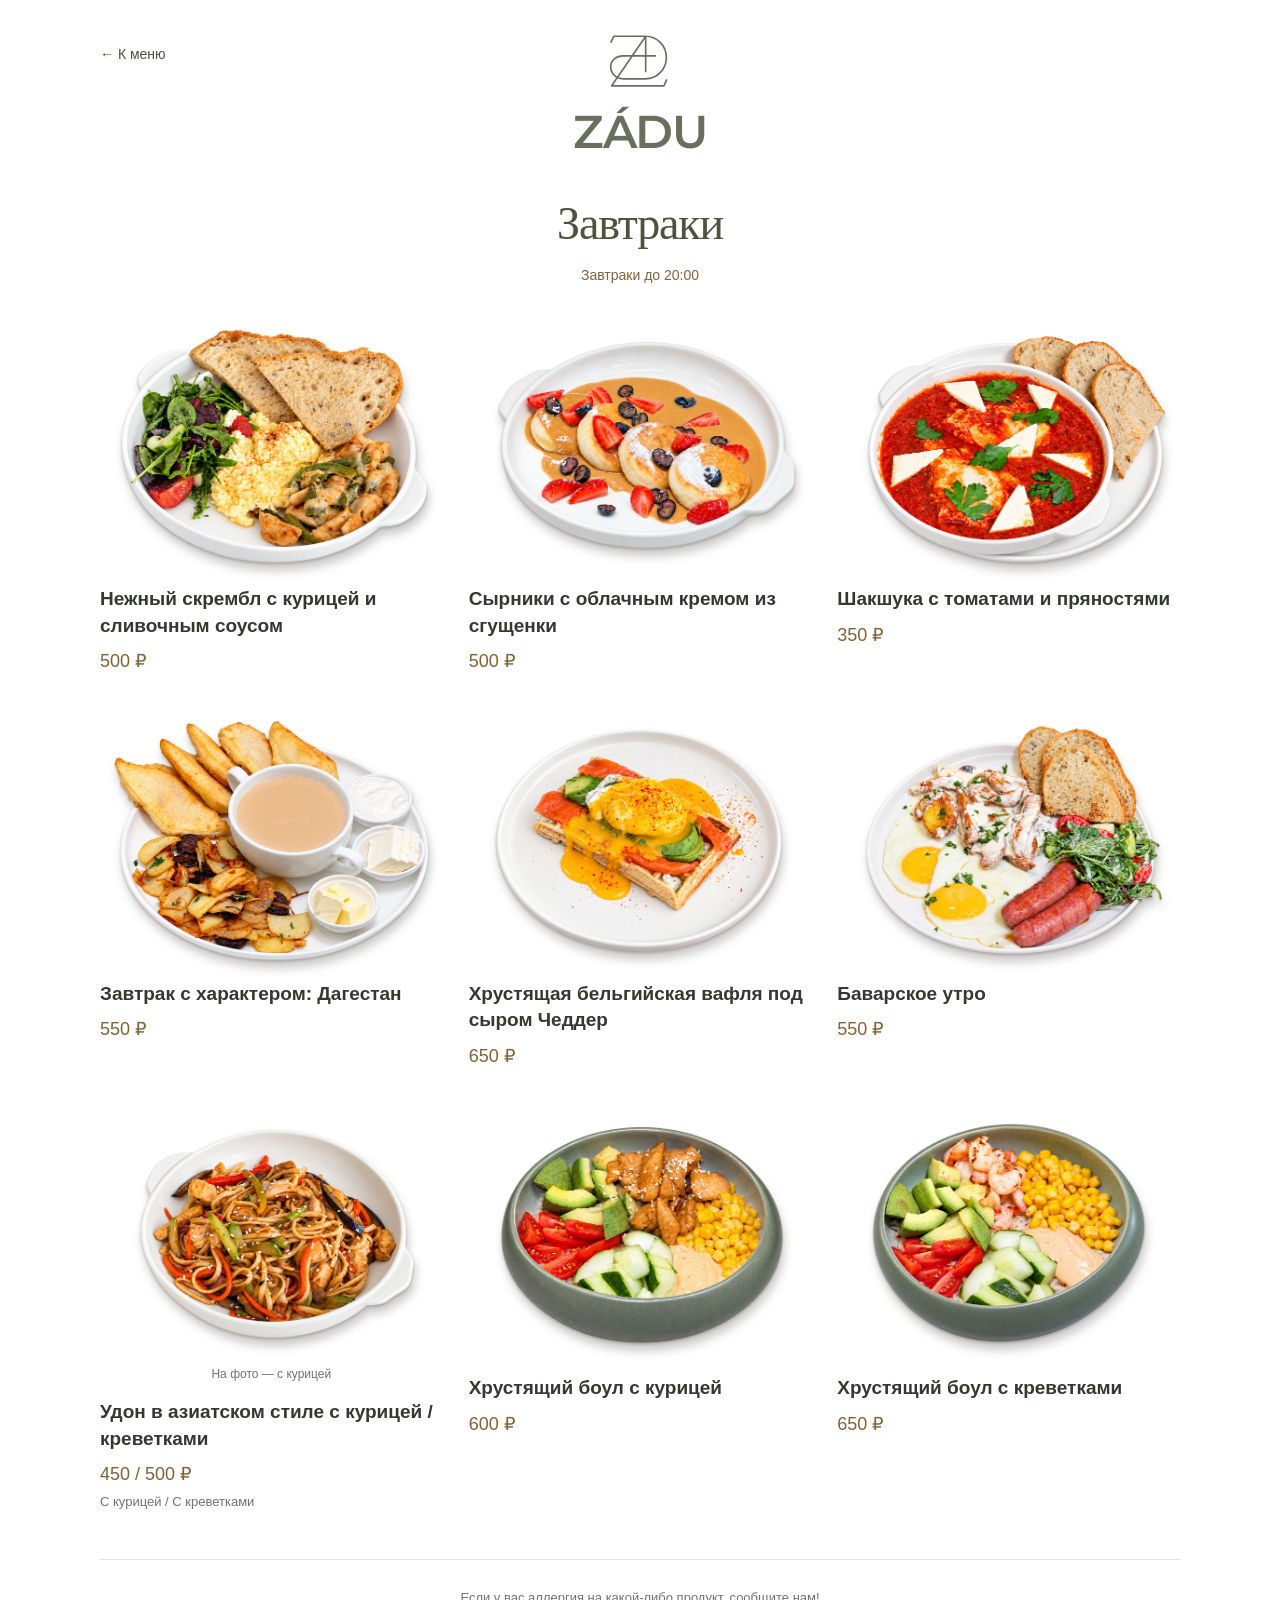
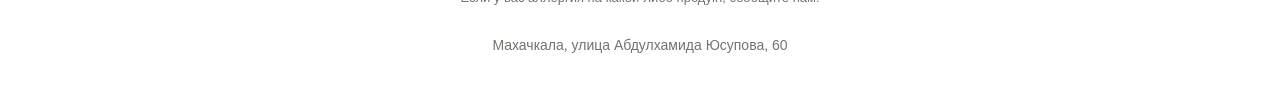
<file: interior/menu/breakfasts/index.html>
<!doctype html>
<html lang="ru">
<head>
  <meta charset="utf-8">
  <meta name="viewport" content="width=device-width, initial-scale=1">
  <meta name="theme-color" content="#ffffff">
  <meta name="description" content="Завтраки ZÁDU. Выберите блюдо, чтобы посмотреть подробности.">
  <title>Завтраки — ZÁDU</title>
  <link rel="icon" type="image/svg+xml" href="../../../assets/favicon.svg">
  <link rel="preload" href="../../../assets/fonts/montserrat-brand-600.woff" as="font" type="font/woff" crossorigin>
  <link rel="stylesheet" href="../../interior.css?v=20261015-breakfast-hours">
</head>
<body class="menu-page breakfast-page">
  <header class="site-header menu-header"><a class="brand-logo" href="../../?v=20261014-photo-loading-fix" aria-label="ZÁDU — главная"><img data-brand-logo src="../../../assets/brand-mark-crisp-20261015.svg" width="64" height="60" alt="Фирменный знак кофейни ZÁDU" decoding="async"><span class="brand-name">ZÁDU</span></a><a class="back-home" href="../?v=20261014-photo-loading-fix">← К меню</a></header>
  <main class="breakfast-layout" id="breakfasts"><h1>Завтраки</h1><p class="breakfast-hours">Завтраки до 20:00</p><div class="item-grid"><article id="dish-1" class="menu-item"><a class="dish-card-link" href="dish-1/?v=20261014-photo-loading-fix" aria-label="Подробнее: Нежный скрембл с курицей и сливочным соусом"><div class="item-photo cutout-dish-photo plate-shadow-preview "><img src="../../../assets/dishes/scramble-chicken-transparent-20261015.webp?v=20261014-photo-loading-fix" alt="Нежный скрембл с курицей и сливочным соусом" width="1433" height="1098" loading="eager" decoding="async"></div><div class="item-copy"><div class="item-title"><h3>Нежный скрембл с курицей и сливочным соусом</h3></div><p class="item-price">500 ₽</p></div></a></article><article id="dish-2" class="menu-item"><a class="dish-card-link" href="dish-2/?v=20261014-photo-loading-fix" aria-label="Подробнее: Сырники с облачным кремом из сгущенки"><div class="item-photo cutout-dish-photo plate-shadow-preview "><img src="../../../assets/dishes/syrniki-condensed-cream-transparent-20261015.webp?v=20261014-photo-loading-fix" alt="Сырники с облачным кремом из сгущенки" width="1433" height="1098" loading="eager" decoding="async"></div><div class="item-copy"><div class="item-title"><h3>Сырники с облачным кремом из сгущенки</h3></div><p class="item-price">500 ₽</p></div></a></article><article id="dish-3" class="menu-item"><a class="dish-card-link" href="dish-3/?v=20261014-photo-loading-fix" aria-label="Подробнее: Шакшука с томатами и пряностями"><div class="item-photo cutout-dish-photo plate-shadow-preview "><img src="../../../assets/dishes/shakshuka-transparent-20261015.webp?v=20261014-photo-loading-fix" alt="Шакшука с томатами и пряностями" width="1433" height="1098" loading="eager" decoding="async"></div><div class="item-copy"><div class="item-title"><h3>Шакшука с томатами и пряностями</h3></div><p class="item-price">350 ₽</p></div></a></article><article id="dish-4" class="menu-item"><a class="dish-card-link" href="dish-4/?v=20261014-photo-loading-fix" aria-label="Подробнее: Завтрак с характером: Дагестан"><div class="item-photo cutout-dish-photo plate-shadow-preview "><img src="../../../assets/dishes/dagestan-breakfast-transparent-20261015.webp?v=20261014-photo-loading-fix" alt="Завтрак с характером: Дагестан" width="1433" height="1098" loading="eager" decoding="async"></div><div class="item-copy"><div class="item-title"><h3>Завтрак с характером: Дагестан</h3></div><p class="item-price">550 ₽</p></div></a></article><article id="dish-5" class="menu-item"><a class="dish-card-link" href="dish-5/?v=20261014-photo-loading-fix" aria-label="Подробнее: Хрустящая бельгийская вафля под сыром Чеддер"><div class="item-photo cutout-dish-photo plate-shadow-preview "><img src="../../../assets/dishes/belgian-waffle-cheddar-transparent-20261015.webp?v=20261014-photo-loading-fix" alt="Хрустящая бельгийская вафля под сыром Чеддер" width="1433" height="1098" loading="eager" decoding="async"></div><div class="item-copy"><div class="item-title"><h3>Хрустящая бельгийская вафля под сыром Чеддер</h3></div><p class="item-price">650 ₽</p></div></a></article><article id="dish-8" class="menu-item"><a class="dish-card-link" href="dish-8/?v=20261014-photo-loading-fix" aria-label="Подробнее: Баварское утро"><div class="item-photo cutout-dish-photo plate-shadow-preview "><img src="../../../assets/dishes/bavarian-breakfast-transparent-20261015.webp?v=20261014-photo-loading-fix" alt="Баварское утро" width="1433" height="1098" loading="eager" decoding="async"></div><div class="item-copy"><div class="item-title"><h3>Баварское утро</h3></div><p class="item-price">550 ₽</p></div></a></article><article id="dish-6" class="menu-item"><a class="dish-card-link" href="dish-6/?v=20261014-photo-loading-fix" aria-label="Подробнее: Удон в азиатском стиле с курицей / креветками"><figure class="dish-photo-figure"><div class="item-photo cutout-dish-photo plate-shadow-preview "><img src="../../../assets/dishes/udon-chicken-transparent-20261015.webp?v=20261014-photo-loading-fix" alt="Удон в азиатском стиле с курицей" width="1433" height="1098" loading="eager" decoding="async"></div><figcaption class="dish-photo-caption">На фото — с курицей</figcaption></figure><div class="item-copy"><div class="item-title"><h3>Удон в азиатском стиле с курицей / креветками</h3></div><p class="item-price" aria-label="С курицей: 450 ₽; С креветками: 500 ₽">450 / 500 ₽</p><p class="item-portion">С курицей / С креветками</p></div></a></article><article id="dish-7" class="menu-item"><a class="dish-card-link" href="dish-7/?v=20261014-photo-loading-fix" aria-label="Подробнее: Хрустящий боул с курицей"><div class="item-photo cutout-dish-photo plate-shadow-preview "><img src="../../../assets/dishes/bowl-chicken-transparent-20261015.webp?v=20261014-photo-loading-fix" alt="Хрустящий боул с курицей" width="1433" height="1098" loading="eager" decoding="async"></div><div class="item-copy"><div class="item-title"><h3>Хрустящий боул с курицей</h3></div><p class="item-price">600 ₽</p></div></a></article><article id="dish-7-shrimp" class="menu-item"><a class="dish-card-link" href="dish-7-shrimp/?v=20261014-photo-loading-fix" aria-label="Подробнее: Хрустящий боул с креветками"><div class="item-photo cutout-dish-photo plate-shadow-preview "><img src="../../../assets/dishes/bowl-shrimp-no-bread-transparent-20261015.webp?v=20261014-photo-loading-fix" alt="Хрустящий боул с креветками" width="1432" height="1098" loading="eager" decoding="async"></div><div class="item-copy"><div class="item-title"><h3>Хрустящий боул с креветками</h3></div><p class="item-price">650 ₽</p></div></a></article></div></main>
  <footer class="page-footer menu-footer"><p class="allergy-note">Если у вас аллергия на какой-либо продукт, сообщите нам!</p><div class="contact-block"><a class="location-link" href="https://2gis.ru/makhachkala/geo/70000001098754589" target="_blank" rel="noopener noreferrer">Махачкала, улица Абдулхамида Юсупова, 60</a><a class="contact-phone" data-site-phone hidden></a></div></footer>
  <script src="../../site.js?v=20261014-photo-loading-fix"></script>

</body>
</html>
</file>
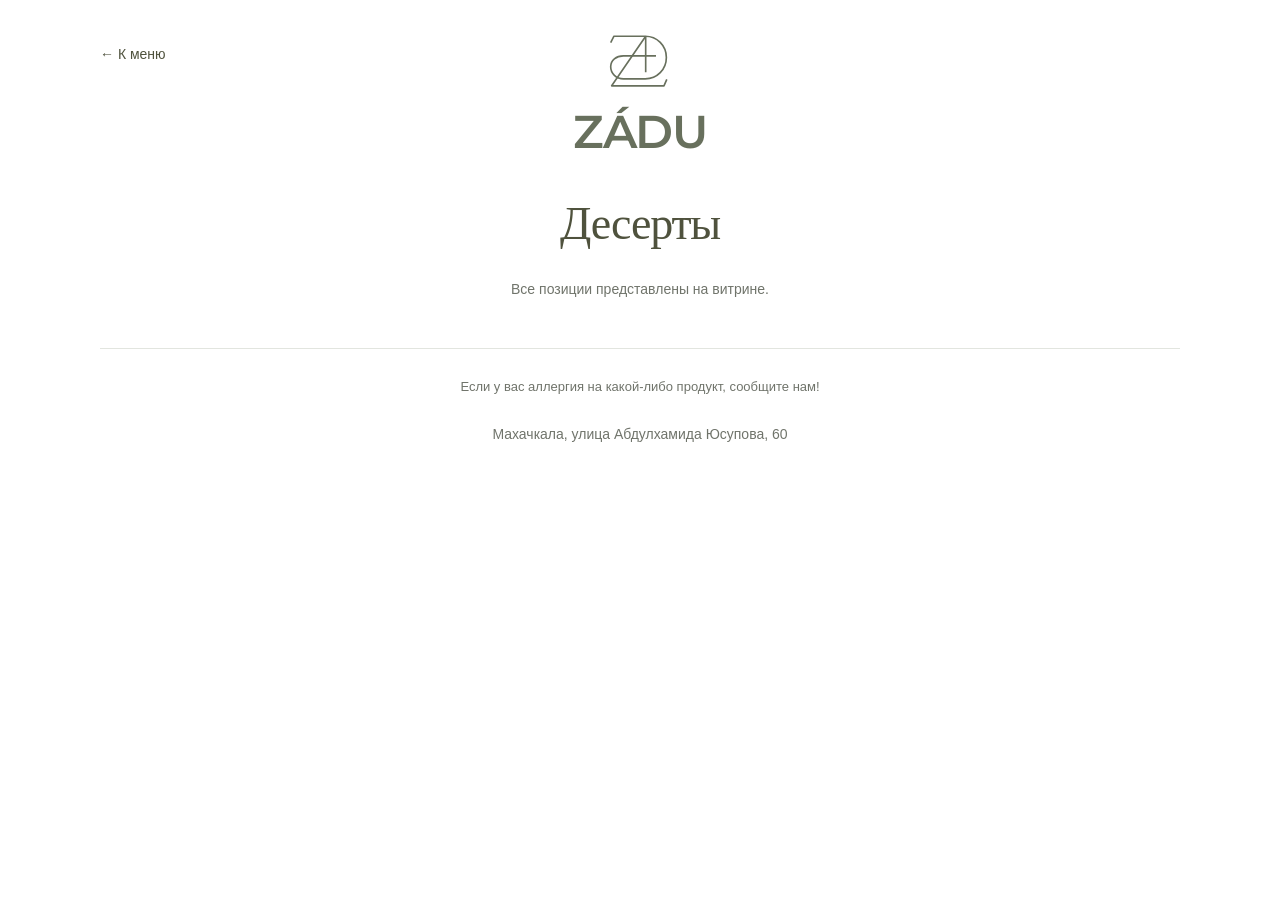
<file: interior/menu/desserts/index.html>
<!doctype html>
<html lang="ru">
<head>
  <meta charset="utf-8">
  <meta name="viewport" content="width=device-width, initial-scale=1">
  <meta name="theme-color" content="#ffffff">
  <meta name="description" content="Десерты кофейни ZÁDU.">
  <title>Десерты — ZÁDU</title>
  <link rel="icon" type="image/svg+xml" href="../../../assets/favicon.svg">
  <link rel="preload" href="../../../assets/fonts/montserrat-brand-600.woff" as="font" type="font/woff" crossorigin>
  <link rel="stylesheet" href="../../interior.css?v=20261014-photo-loading-fix">
</head>
<body class="menu-page dessert-page">
  <header class="site-header menu-header"><a class="brand-logo" href="../../?v=20261014-photo-loading-fix" aria-label="ZÁDU — главная"><img data-brand-logo src="../../../assets/brand-mark-crisp-20261015.svg" width="64" height="60" alt="Фирменный знак кофейни ZÁDU" decoding="async"><span class="brand-name">ZÁDU</span></a><a class="back-home" href="../?v=20261014-photo-loading-fix">← К меню</a></header>
  <main class="dessert-layout"><h1>Десерты</h1><p class="empty-category">Все позиции представлены на витрине.</p></main>
  <footer class="page-footer menu-footer"><p class="allergy-note">Если у вас аллергия на какой-либо продукт, сообщите нам!</p><div class="contact-block"><a class="location-link" href="https://2gis.ru/makhachkala/geo/70000001098754589" target="_blank" rel="noopener noreferrer">Махачкала, улица Абдулхамида Юсупова, 60</a><a class="contact-phone" data-site-phone hidden></a></div></footer>
  <script src="../../site.js?v=20261014-photo-loading-fix"></script>

</body>
</html>
</file>
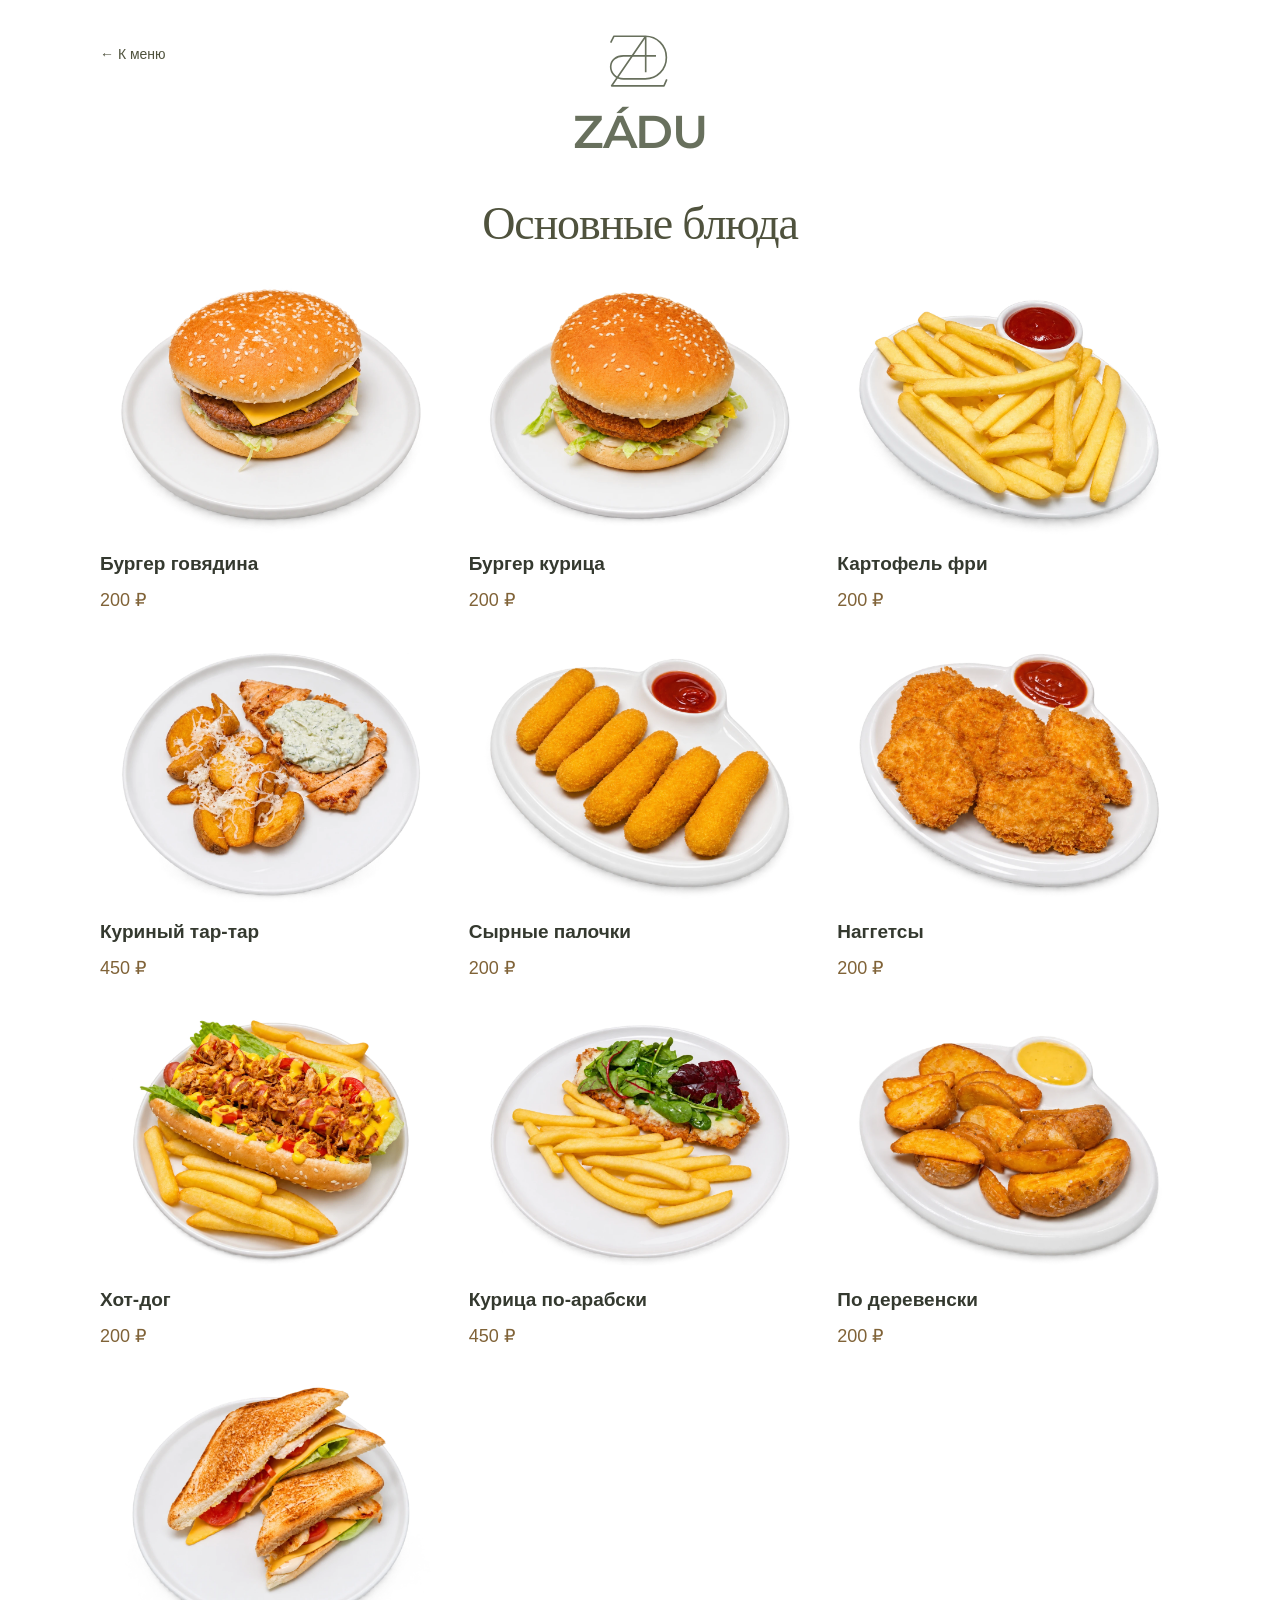
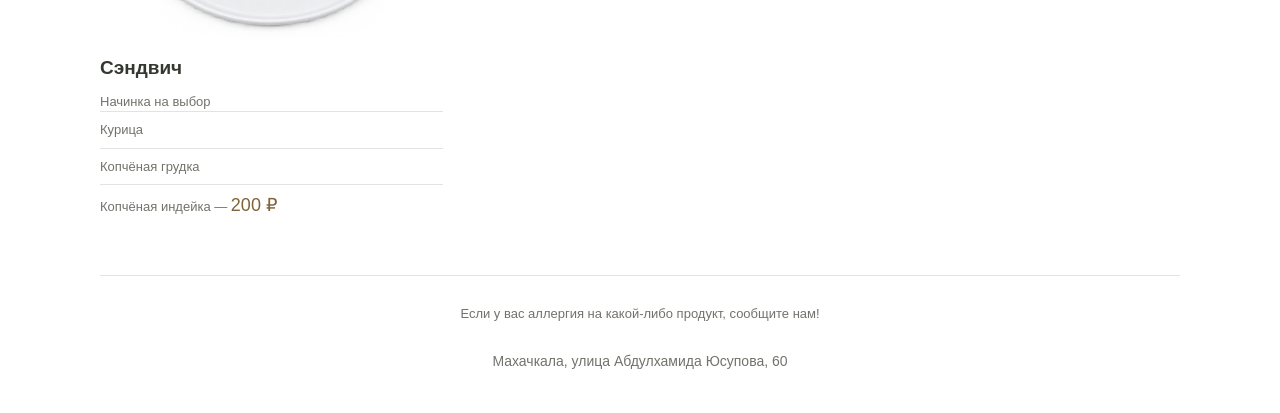
<file: interior/menu/main-dishes/index.html>
<!doctype html>
<html lang="ru">
<head>
  <meta charset="utf-8">
  <meta name="viewport" content="width=device-width, initial-scale=1">
  <meta name="theme-color" content="#ffffff">
  <meta name="description" content="Основные блюда кофейни ZÁDU.">
  <title>Основные блюда — ZÁDU</title>
  <link rel="icon" type="image/svg+xml" href="../../../assets/favicon.svg">
  <link rel="preload" href="../../../assets/fonts/montserrat-brand-600.woff" as="font" type="font/woff" crossorigin>
  <link rel="stylesheet" href="../../interior.css?v=20261123-main-dish-composition">
</head>
<body class="menu-page main-dishes-page">
  <header class="site-header menu-header"><a class="brand-logo" href="../../?v=20261014-photo-loading-fix" aria-label="ZÁDU — главная"><img data-brand-logo src="../../../assets/brand-mark-crisp-20261015.svg" width="64" height="60" alt="Фирменный знак кофейни ZÁDU" decoding="async"><span class="brand-name">ZÁDU</span></a><a class="back-home" href="../?v=20261014-photo-loading-fix">← К меню</a></header>
  <main class="dessert-layout main-dishes-layout"><h1>Основные блюда</h1><div class="item-grid"><article id="beef-burger" class="menu-item"><a class="dish-card-link" href="beef-burger/?v=20261014-photo-loading-fix" aria-label="Подробнее: Бургер говядина"><div class="item-photo cutout-dish-photo "><img src="../../../assets/dishes/beef-burger-transparent-20261123.webp?v=20261014-photo-loading-fix" alt="Бургер говядина" width="1144" height="878" loading="eager" decoding="async"></div><div class="item-copy"><div class="item-title"><h3>Бургер говядина</h3></div><p class="item-price">200 ₽</p></div></a></article><article id="chicken-burger" class="menu-item"><a class="dish-card-link" href="chicken-burger/?v=20261014-photo-loading-fix" aria-label="Подробнее: Бургер курица"><div class="item-photo cutout-dish-photo "><img src="../../../assets/dishes/chicken-burger-transparent-20261123.webp?v=20261014-photo-loading-fix" alt="Бургер курица" width="1144" height="878" loading="eager" decoding="async"></div><div class="item-copy"><div class="item-title"><h3>Бургер курица</h3></div><p class="item-price">200 ₽</p></div></a></article><article id="fries" class="menu-item"><a class="dish-card-link" href="fries/?v=20261014-photo-loading-fix" aria-label="Подробнее: Картофель фри"><div class="item-photo cutout-dish-photo "><img src="../../../assets/dishes/fries-transparent-20261123.webp?v=20261014-photo-loading-fix" alt="Картофель фри" width="1144" height="878" loading="eager" decoding="async"></div><div class="item-copy"><div class="item-title"><h3>Картофель фри</h3></div><p class="item-price">200 ₽</p></div></a></article><article id="chicken-tartar" class="menu-item"><a class="dish-card-link" href="chicken-tartar/?v=20261014-photo-loading-fix" aria-label="Подробнее: Куриный тар-тар"><div class="item-photo cutout-dish-photo "><img src="../../../assets/dishes/chicken-tartar-transparent-20261123.webp?v=20261014-photo-loading-fix" alt="Куриный тар-тар" width="1144" height="878" loading="eager" decoding="async"></div><div class="item-copy"><div class="item-title"><h3>Куриный тар-тар</h3></div><p class="item-price">450 ₽</p></div></a></article><article id="cheese-sticks" class="menu-item"><a class="dish-card-link" href="cheese-sticks/?v=20261014-photo-loading-fix" aria-label="Подробнее: Сырные палочки"><div class="item-photo cutout-dish-photo "><img src="../../../assets/dishes/cheese-sticks-transparent-20261123.webp?v=20261014-photo-loading-fix" alt="Сырные палочки" width="1144" height="878" loading="eager" decoding="async"></div><div class="item-copy"><div class="item-title"><h3>Сырные палочки</h3></div><p class="item-price">200 ₽</p></div></a></article><article id="nuggets" class="menu-item"><a class="dish-card-link" href="nuggets/?v=20261014-photo-loading-fix" aria-label="Подробнее: Наггетсы"><div class="item-photo cutout-dish-photo "><img src="../../../assets/dishes/nuggets-transparent-20261123.webp?v=20261014-photo-loading-fix" alt="Наггетсы" width="1144" height="878" loading="eager" decoding="async"></div><div class="item-copy"><div class="item-title"><h3>Наггетсы</h3></div><p class="item-price">200 ₽</p></div></a></article><article id="hot-dog" class="menu-item"><a class="dish-card-link" href="hot-dog/?v=20261014-photo-loading-fix" aria-label="Подробнее: Хот-дог"><div class="item-photo cutout-dish-photo "><img src="../../../assets/dishes/hot-dog-transparent-20261123.webp?v=20261014-photo-loading-fix" alt="Хот-дог" width="1144" height="878" loading="eager" decoding="async"></div><div class="item-copy"><div class="item-title"><h3>Хот-дог</h3></div><p class="item-price">200 ₽</p></div></a></article><article id="arabian-chicken" class="menu-item"><a class="dish-card-link" href="arabian-chicken/?v=20261014-photo-loading-fix" aria-label="Подробнее: Курица по-арабски"><div class="item-photo cutout-dish-photo "><img src="../../../assets/dishes/arabian-chicken-transparent-20261123.webp?v=20261014-photo-loading-fix" alt="Курица по-арабски" width="1144" height="878" loading="eager" decoding="async"></div><div class="item-copy"><div class="item-title"><h3>Курица по-арабски</h3></div><p class="item-price">450 ₽</p></div></a></article><article id="potato-wedges" class="menu-item"><a class="dish-card-link" href="potato-wedges/?v=20261014-photo-loading-fix" aria-label="Подробнее: По деревенски"><div class="item-photo cutout-dish-photo "><img src="../../../assets/dishes/potato-wedges-transparent-20261123.webp?v=20261014-photo-loading-fix" alt="По деревенски" width="1144" height="878" loading="eager" decoding="async"></div><div class="item-copy"><div class="item-title"><h3>По деревенски</h3></div><p class="item-price">200 ₽</p></div></a></article><article id="sandwich" class="menu-item"><a class="dish-card-link" href="sandwich/?v=20261014-photo-loading-fix" aria-label="Подробнее: Сэндвич"><div class="item-photo cutout-dish-photo "><img src="../../../assets/dishes/sandwich-transparent-20261123.webp?v=20261014-photo-loading-fix" alt="Сэндвич" width="1144" height="878" loading="eager" decoding="async"></div><div class="item-copy"><div class="item-title"><h3>Сэндвич</h3></div><div class="variant-list"><p class="item-portion">Начинка на выбор</p><div class="variant-row"><span>Курица</span></div><div class="variant-row"><span>Копчёная грудка</span></div><div class="variant-row"><span>Копчёная индейка — <span class="item-price">200 ₽</span></span></div></div></div></a></article></div></main>
  <footer class="page-footer menu-footer"><p class="allergy-note">Если у вас аллергия на какой-либо продукт, сообщите нам!</p><div class="contact-block"><a class="location-link" href="https://2gis.ru/makhachkala/geo/70000001098754589" target="_blank" rel="noopener noreferrer">Махачкала, улица Абдулхамида Юсупова, 60</a><a class="contact-phone" data-site-phone hidden></a></div></footer>
  <script src="../../site.js?v=20261123-main-dishes"></script>
</body>
</html>
</file>
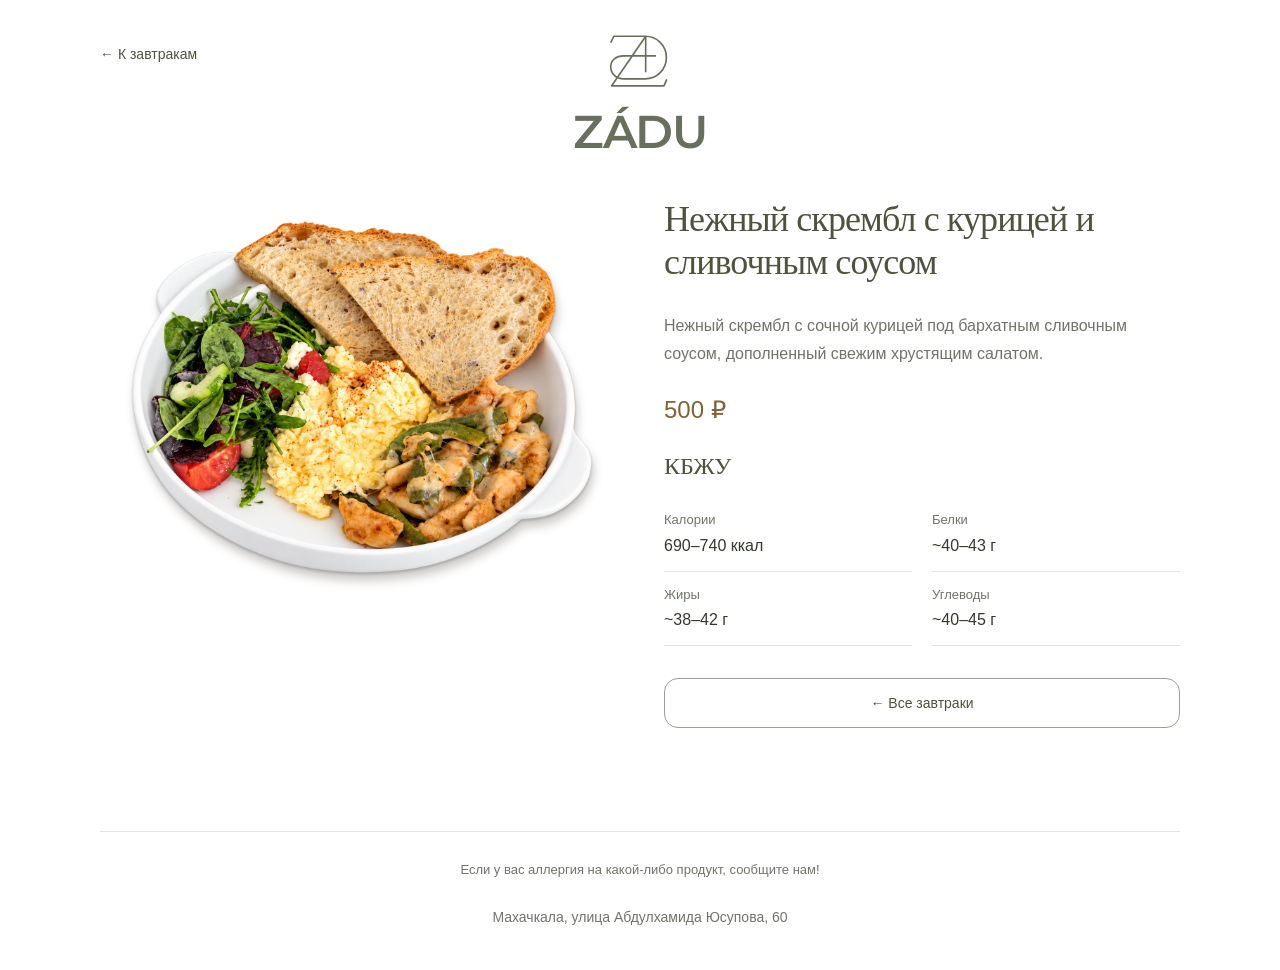
<file: interior/menu/breakfasts/dish-1/index.html>
<!doctype html>
<html lang="ru">
<head>
  <meta charset="utf-8">
  <meta name="viewport" content="width=device-width, initial-scale=1">
  <meta name="theme-color" content="#ffffff">
  <meta name="description" content="Нежный скрембл с сочной курицей под бархатным сливочным соусом, дополненный свежим хрустящим салатом.">
  <title>Нежный скрембл с курицей и сливочным соусом — ZÁDU</title>
  <link rel="icon" type="image/svg+xml" href="../../../../assets/favicon.svg">
  <link rel="preload" href="../../../../assets/fonts/montserrat-brand-600.woff" as="font" type="font/woff" crossorigin>
  <link rel="stylesheet" href="../../../interior.css?v=20261015-plate-shadow-preview">
</head>
<body class="menu-page dish-page">
  <header class="site-header menu-header"><a class="brand-logo" href="../../../?v=20261014-photo-loading-fix" aria-label="ZÁDU — главная"><img data-brand-logo src="../../../../assets/brand-mark-crisp-20261015.svg" width="64" height="60" alt="Фирменный знак кофейни ZÁDU" decoding="async"><span class="brand-name">ZÁDU</span></a><a class="back-home" href="../?v=20261014-photo-loading-fix#dish-1">← К завтракам</a></header>
  <main class="dish-layout"><div class="dish-image"><div class="item-photo cutout-dish-photo plate-shadow-preview dish-photo"><img src="../../../../assets/dishes/scramble-chicken-transparent-20261015.webp?v=20261014-photo-loading-fix" alt="Нежный скрембл с курицей и сливочным соусом" width="1433" height="1098" loading="eager" decoding="async"></div></div><div class="dish-copy"><h1>Нежный скрембл с курицей и сливочным соусом</h1><section class="dish-section"><p>Нежный скрембл с сочной курицей под бархатным сливочным соусом, дополненный свежим хрустящим салатом.</p></section><section class="dish-section dish-price" aria-label="Цена"><p class="item-price">500 ₽</p></section><section class="dish-section"><h2>КБЖУ</h2><dl class="nutrition-grid"><div><dt>Калории</dt><dd>690–740 ккал</dd></div><div><dt>Белки</dt><dd>~40–43 г</dd></div><div><dt>Жиры</dt><dd>~38–42 г</dd></div><div><dt>Углеводы</dt><dd>~40–45 г</dd></div></dl></section><a class="return-to-breakfasts" href="../?v=20261014-photo-loading-fix#dish-1">← Все завтраки</a></div></main>
  <footer class="page-footer menu-footer"><p class="allergy-note">Если у вас аллергия на какой-либо продукт, сообщите нам!</p><div class="contact-block"><a class="location-link" href="https://2gis.ru/makhachkala/geo/70000001098754589" target="_blank" rel="noopener noreferrer">Махачкала, улица Абдулхамида Юсупова, 60</a><a class="contact-phone" data-site-phone hidden></a></div></footer>
  <script src="../../../site.js?v=20261014-photo-loading-fix"></script>

</body>
</html>
</file>
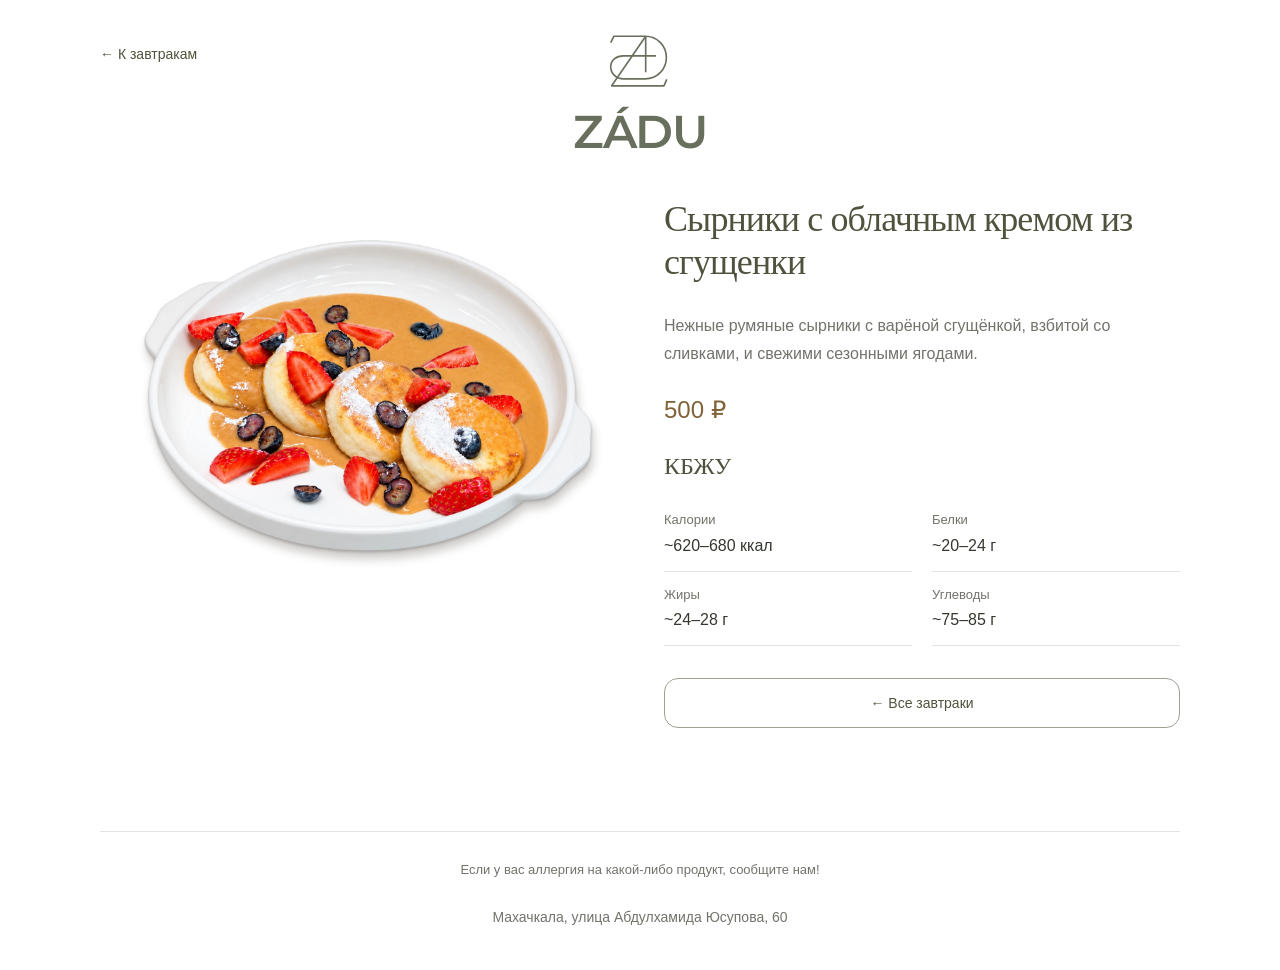
<file: interior/menu/breakfasts/dish-2/index.html>
<!doctype html>
<html lang="ru">
<head>
  <meta charset="utf-8">
  <meta name="viewport" content="width=device-width, initial-scale=1">
  <meta name="theme-color" content="#ffffff">
  <meta name="description" content="Нежные румяные сырники с варёной сгущёнкой, взбитой со сливками, и свежими сезонными ягодами.">
  <title>Сырники с облачным кремом из сгущенки — ZÁDU</title>
  <link rel="icon" type="image/svg+xml" href="../../../../assets/favicon.svg">
  <link rel="preload" href="../../../../assets/fonts/montserrat-brand-600.woff" as="font" type="font/woff" crossorigin>
  <link rel="stylesheet" href="../../../interior.css?v=20261015-plate-shadow-preview">
</head>
<body class="menu-page dish-page">
  <header class="site-header menu-header"><a class="brand-logo" href="../../../?v=20261014-photo-loading-fix" aria-label="ZÁDU — главная"><img data-brand-logo src="../../../../assets/brand-mark-crisp-20261015.svg" width="64" height="60" alt="Фирменный знак кофейни ZÁDU" decoding="async"><span class="brand-name">ZÁDU</span></a><a class="back-home" href="../?v=20261014-photo-loading-fix#dish-2">← К завтракам</a></header>
  <main class="dish-layout"><div class="dish-image"><div class="item-photo cutout-dish-photo plate-shadow-preview dish-photo"><img src="../../../../assets/dishes/syrniki-condensed-cream-transparent-20261015.webp?v=20261014-photo-loading-fix" alt="Сырники с облачным кремом из сгущенки" width="1433" height="1098" loading="eager" decoding="async"></div></div><div class="dish-copy"><h1>Сырники с облачным кремом из сгущенки</h1><section class="dish-section"><p>Нежные румяные сырники с варёной сгущёнкой, взбитой со сливками, и свежими сезонными ягодами.</p></section><section class="dish-section dish-price" aria-label="Цена"><p class="item-price">500 ₽</p></section><section class="dish-section"><h2>КБЖУ</h2><dl class="nutrition-grid"><div><dt>Калории</dt><dd>~620–680 ккал</dd></div><div><dt>Белки</dt><dd>~20–24 г</dd></div><div><dt>Жиры</dt><dd>~24–28 г</dd></div><div><dt>Углеводы</dt><dd>~75–85 г</dd></div></dl></section><a class="return-to-breakfasts" href="../?v=20261014-photo-loading-fix#dish-2">← Все завтраки</a></div></main>
  <footer class="page-footer menu-footer"><p class="allergy-note">Если у вас аллергия на какой-либо продукт, сообщите нам!</p><div class="contact-block"><a class="location-link" href="https://2gis.ru/makhachkala/geo/70000001098754589" target="_blank" rel="noopener noreferrer">Махачкала, улица Абдулхамида Юсупова, 60</a><a class="contact-phone" data-site-phone hidden></a></div></footer>
  <script src="../../../site.js?v=20261014-photo-loading-fix"></script>

</body>
</html>
</file>
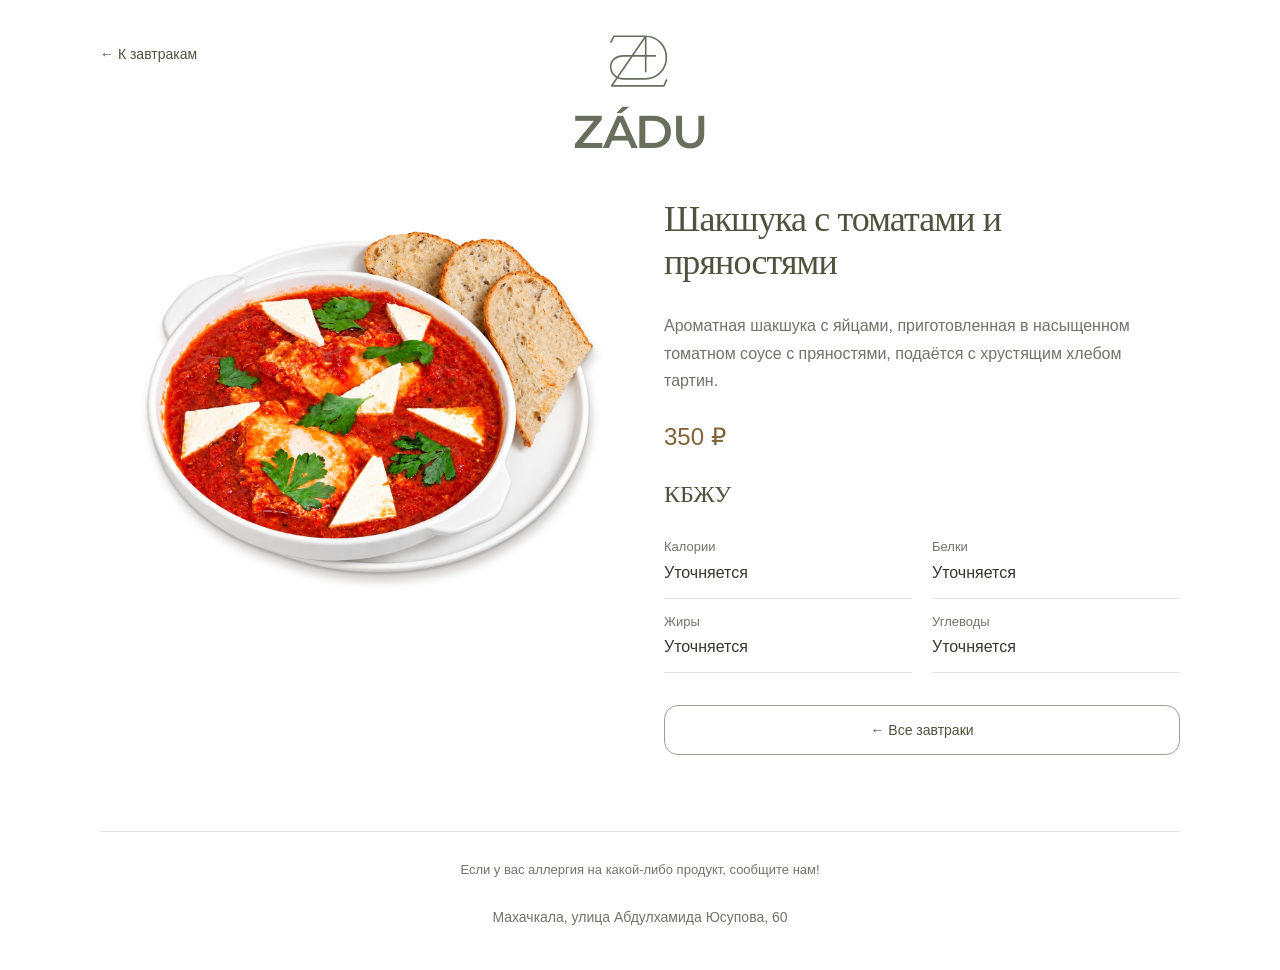
<file: interior/menu/breakfasts/dish-3/index.html>
<!doctype html>
<html lang="ru">
<head>
  <meta charset="utf-8">
  <meta name="viewport" content="width=device-width, initial-scale=1">
  <meta name="theme-color" content="#ffffff">
  <meta name="description" content="Ароматная шакшука с яйцами, приготовленная в насыщенном томатном соусе с пряностями, подаётся с хрустящим хлебом тартин.">
  <title>Шакшука с томатами и пряностями — ZÁDU</title>
  <link rel="icon" type="image/svg+xml" href="../../../../assets/favicon.svg">
  <link rel="preload" href="../../../../assets/fonts/montserrat-brand-600.woff" as="font" type="font/woff" crossorigin>
  <link rel="stylesheet" href="../../../interior.css?v=20261015-plate-shadow-preview">
</head>
<body class="menu-page dish-page">
  <header class="site-header menu-header"><a class="brand-logo" href="../../../?v=20261014-photo-loading-fix" aria-label="ZÁDU — главная"><img data-brand-logo src="../../../../assets/brand-mark-crisp-20261015.svg" width="64" height="60" alt="Фирменный знак кофейни ZÁDU" decoding="async"><span class="brand-name">ZÁDU</span></a><a class="back-home" href="../?v=20261014-photo-loading-fix#dish-3">← К завтракам</a></header>
  <main class="dish-layout"><div class="dish-image"><div class="item-photo cutout-dish-photo plate-shadow-preview dish-photo"><img src="../../../../assets/dishes/shakshuka-transparent-20261015.webp?v=20261014-photo-loading-fix" alt="Шакшука с томатами и пряностями" width="1433" height="1098" loading="eager" decoding="async"></div></div><div class="dish-copy"><h1>Шакшука с томатами и пряностями</h1><section class="dish-section"><p>Ароматная шакшука с яйцами, приготовленная в насыщенном томатном соусе с пряностями, подаётся с хрустящим хлебом тартин.</p></section><section class="dish-section dish-price" aria-label="Цена"><p class="item-price">350 ₽</p></section><section class="dish-section"><h2>КБЖУ</h2><dl class="nutrition-grid"><div><dt>Калории</dt><dd>Уточняется</dd></div><div><dt>Белки</dt><dd>Уточняется</dd></div><div><dt>Жиры</dt><dd>Уточняется</dd></div><div><dt>Углеводы</dt><dd>Уточняется</dd></div></dl></section><a class="return-to-breakfasts" href="../?v=20261014-photo-loading-fix#dish-3">← Все завтраки</a></div></main>
  <footer class="page-footer menu-footer"><p class="allergy-note">Если у вас аллергия на какой-либо продукт, сообщите нам!</p><div class="contact-block"><a class="location-link" href="https://2gis.ru/makhachkala/geo/70000001098754589" target="_blank" rel="noopener noreferrer">Махачкала, улица Абдулхамида Юсупова, 60</a><a class="contact-phone" data-site-phone hidden></a></div></footer>
  <script src="../../../site.js?v=20261014-photo-loading-fix"></script>

</body>
</html>
</file>
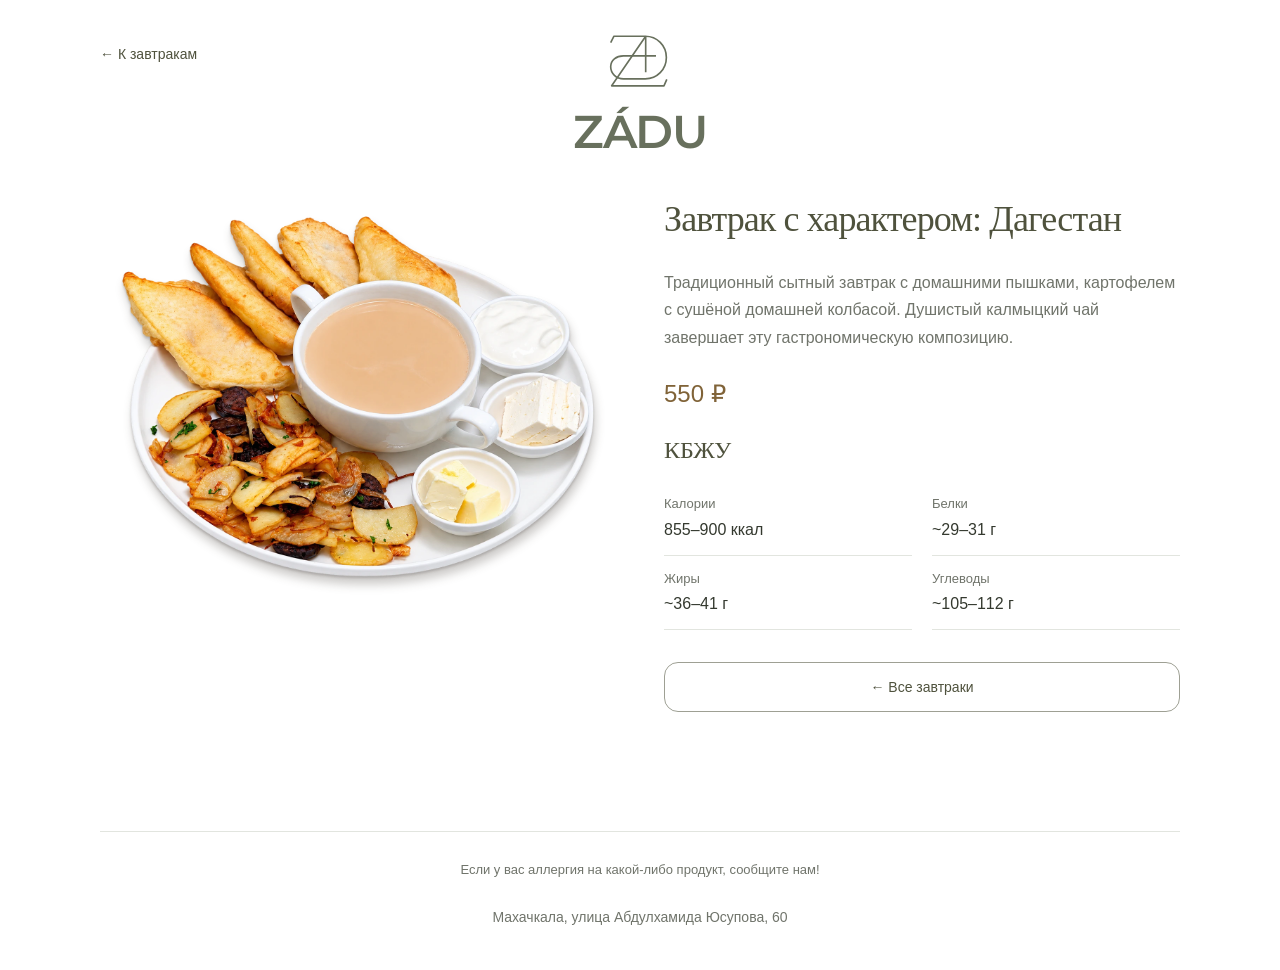
<file: interior/menu/breakfasts/dish-4/index.html>
<!doctype html>
<html lang="ru">
<head>
  <meta charset="utf-8">
  <meta name="viewport" content="width=device-width, initial-scale=1">
  <meta name="theme-color" content="#ffffff">
  <meta name="description" content="Традиционный сытный завтрак с домашними пышками, картофелем с сушёной домашней колбасой. Душистый калмыцкий чай завершает эту гастрономическую композицию.">
  <title>Завтрак с характером: Дагестан — ZÁDU</title>
  <link rel="icon" type="image/svg+xml" href="../../../../assets/favicon.svg">
  <link rel="preload" href="../../../../assets/fonts/montserrat-brand-600.woff" as="font" type="font/woff" crossorigin>
  <link rel="stylesheet" href="../../../interior.css?v=20261015-plate-shadow-preview">
</head>
<body class="menu-page dish-page">
  <header class="site-header menu-header"><a class="brand-logo" href="../../../?v=20261014-photo-loading-fix" aria-label="ZÁDU — главная"><img data-brand-logo src="../../../../assets/brand-mark-crisp-20261015.svg" width="64" height="60" alt="Фирменный знак кофейни ZÁDU" decoding="async"><span class="brand-name">ZÁDU</span></a><a class="back-home" href="../?v=20261014-photo-loading-fix#dish-4">← К завтракам</a></header>
  <main class="dish-layout"><div class="dish-image"><div class="item-photo cutout-dish-photo plate-shadow-preview dish-photo"><img src="../../../../assets/dishes/dagestan-breakfast-transparent-20261015.webp?v=20261014-photo-loading-fix" alt="Завтрак с характером: Дагестан" width="1433" height="1098" loading="eager" decoding="async"></div></div><div class="dish-copy"><h1>Завтрак с характером: Дагестан</h1><section class="dish-section"><p>Традиционный сытный завтрак с домашними пышками, картофелем с сушёной домашней колбасой. Душистый калмыцкий чай завершает эту гастрономическую композицию.</p></section><section class="dish-section dish-price" aria-label="Цена"><p class="item-price">550 ₽</p></section><section class="dish-section"><h2>КБЖУ</h2><dl class="nutrition-grid"><div><dt>Калории</dt><dd>855–900 ккал</dd></div><div><dt>Белки</dt><dd>~29–31 г</dd></div><div><dt>Жиры</dt><dd>~36–41 г</dd></div><div><dt>Углеводы</dt><dd>~105–112 г</dd></div></dl></section><a class="return-to-breakfasts" href="../?v=20261014-photo-loading-fix#dish-4">← Все завтраки</a></div></main>
  <footer class="page-footer menu-footer"><p class="allergy-note">Если у вас аллергия на какой-либо продукт, сообщите нам!</p><div class="contact-block"><a class="location-link" href="https://2gis.ru/makhachkala/geo/70000001098754589" target="_blank" rel="noopener noreferrer">Махачкала, улица Абдулхамида Юсупова, 60</a><a class="contact-phone" data-site-phone hidden></a></div></footer>
  <script src="../../../site.js?v=20261014-photo-loading-fix"></script>

</body>
</html>
</file>
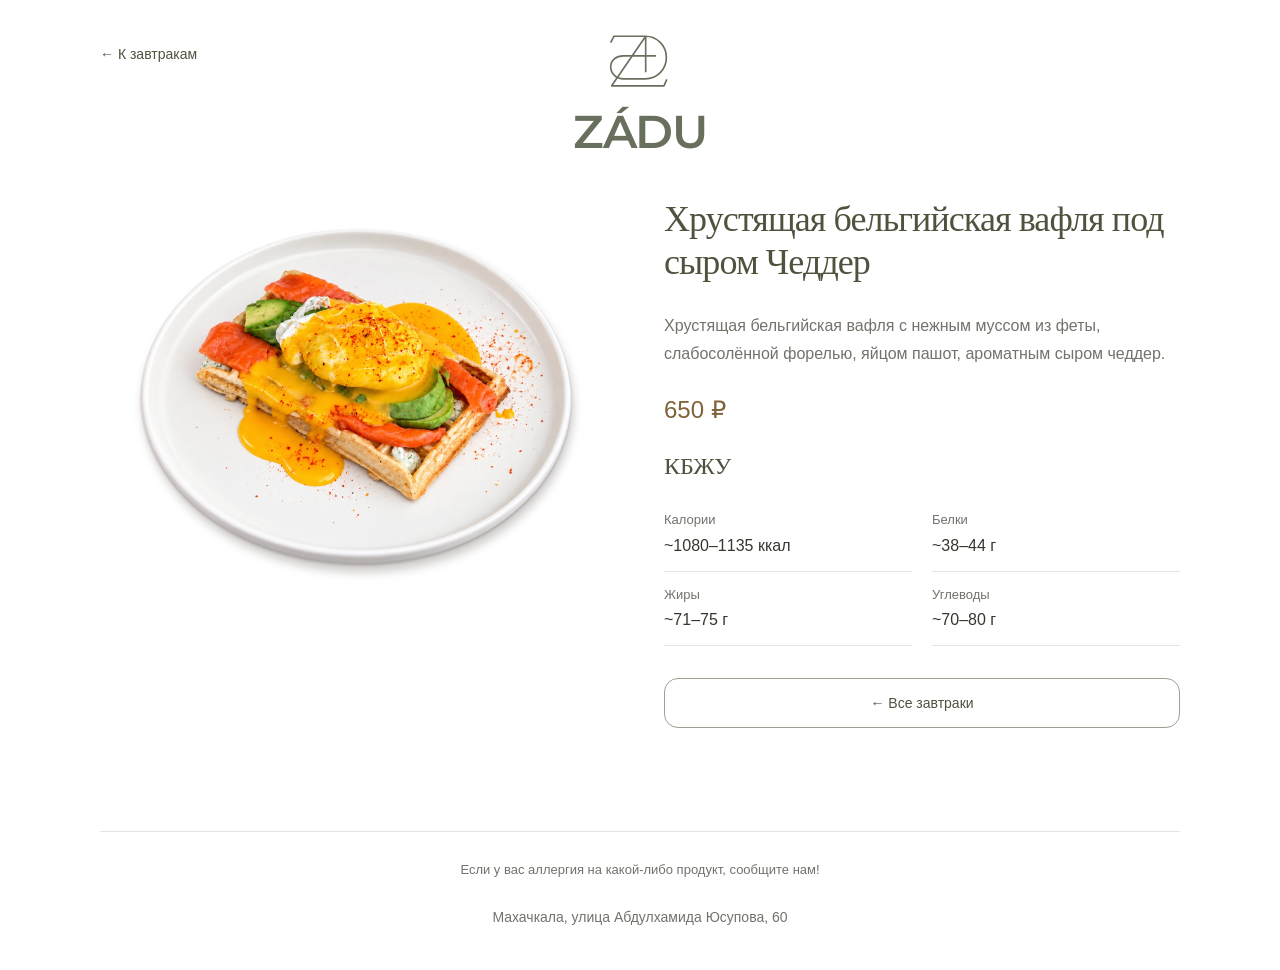
<file: interior/menu/breakfasts/dish-5/index.html>
<!doctype html>
<html lang="ru">
<head>
  <meta charset="utf-8">
  <meta name="viewport" content="width=device-width, initial-scale=1">
  <meta name="theme-color" content="#ffffff">
  <meta name="description" content="Хрустящая бельгийская вафля с нежным муссом из феты, слабосолённой форелью, яйцом пашот, ароматным сыром чеддер.">
  <title>Хрустящая бельгийская вафля под сыром Чеддер — ZÁDU</title>
  <link rel="icon" type="image/svg+xml" href="../../../../assets/favicon.svg">
  <link rel="preload" href="../../../../assets/fonts/montserrat-brand-600.woff" as="font" type="font/woff" crossorigin>
  <link rel="stylesheet" href="../../../interior.css?v=20261015-plate-shadow-preview">
</head>
<body class="menu-page dish-page">
  <header class="site-header menu-header"><a class="brand-logo" href="../../../?v=20261014-photo-loading-fix" aria-label="ZÁDU — главная"><img data-brand-logo src="../../../../assets/brand-mark-crisp-20261015.svg" width="64" height="60" alt="Фирменный знак кофейни ZÁDU" decoding="async"><span class="brand-name">ZÁDU</span></a><a class="back-home" href="../?v=20261014-photo-loading-fix#dish-5">← К завтракам</a></header>
  <main class="dish-layout"><div class="dish-image"><div class="item-photo cutout-dish-photo plate-shadow-preview dish-photo"><img src="../../../../assets/dishes/belgian-waffle-cheddar-transparent-20261015.webp?v=20261014-photo-loading-fix" alt="Хрустящая бельгийская вафля под сыром Чеддер" width="1433" height="1098" loading="eager" decoding="async"></div></div><div class="dish-copy"><h1>Хрустящая бельгийская вафля под сыром Чеддер</h1><section class="dish-section"><p>Хрустящая бельгийская вафля с нежным муссом из феты, слабосолённой форелью, яйцом пашот, ароматным сыром чеддер.</p></section><section class="dish-section dish-price" aria-label="Цена"><p class="item-price">650 ₽</p></section><section class="dish-section"><h2>КБЖУ</h2><dl class="nutrition-grid"><div><dt>Калории</dt><dd>~1080–1135 ккал</dd></div><div><dt>Белки</dt><dd>~38–44 г</dd></div><div><dt>Жиры</dt><dd>~71–75 г</dd></div><div><dt>Углеводы</dt><dd>~70–80 г</dd></div></dl></section><a class="return-to-breakfasts" href="../?v=20261014-photo-loading-fix#dish-5">← Все завтраки</a></div></main>
  <footer class="page-footer menu-footer"><p class="allergy-note">Если у вас аллергия на какой-либо продукт, сообщите нам!</p><div class="contact-block"><a class="location-link" href="https://2gis.ru/makhachkala/geo/70000001098754589" target="_blank" rel="noopener noreferrer">Махачкала, улица Абдулхамида Юсупова, 60</a><a class="contact-phone" data-site-phone hidden></a></div></footer>
  <script src="../../../site.js?v=20261014-photo-loading-fix"></script>

</body>
</html>
</file>
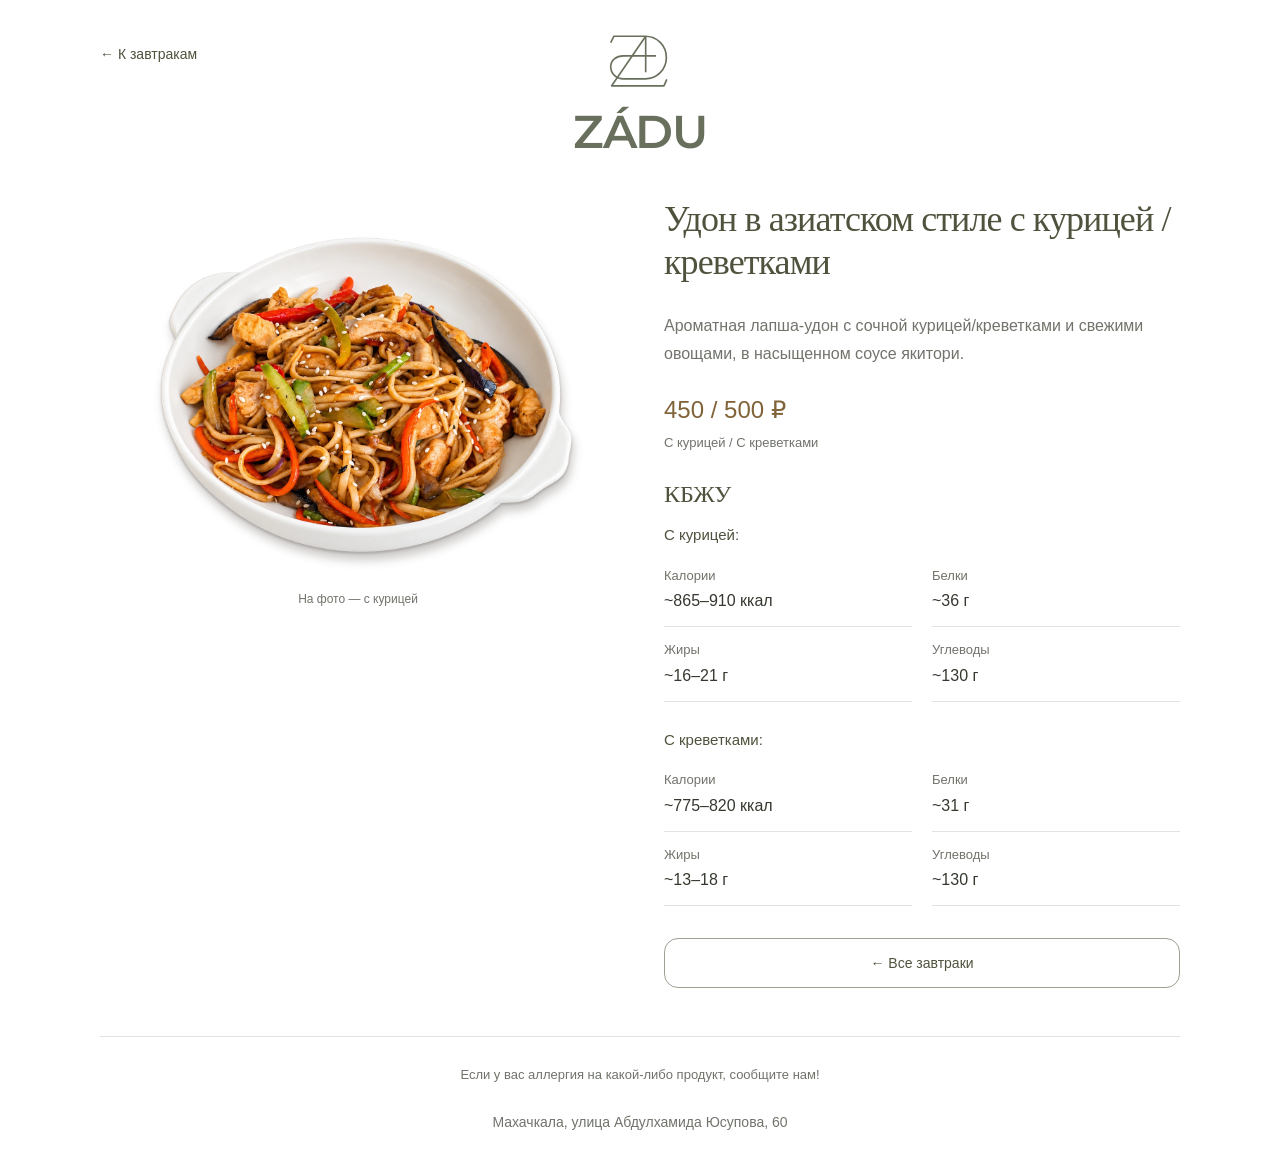
<file: interior/menu/breakfasts/dish-6/index.html>
<!doctype html>
<html lang="ru">
<head>
  <meta charset="utf-8">
  <meta name="viewport" content="width=device-width, initial-scale=1">
  <meta name="theme-color" content="#ffffff">
  <meta name="description" content="Ароматная лапша-удон с сочной курицей/креветками и свежими овощами, в насыщенном соусе якитори.">
  <title>Удон в азиатском стиле с курицей / креветками — ZÁDU</title>
  <link rel="icon" type="image/svg+xml" href="../../../../assets/favicon.svg">
  <link rel="preload" href="../../../../assets/fonts/montserrat-brand-600.woff" as="font" type="font/woff" crossorigin>
  <link rel="stylesheet" href="../../../interior.css?v=20261015-plate-shadow-preview">
</head>
<body class="menu-page dish-page">
  <header class="site-header menu-header"><a class="brand-logo" href="../../../?v=20261014-photo-loading-fix" aria-label="ZÁDU — главная"><img data-brand-logo src="../../../../assets/brand-mark-crisp-20261015.svg" width="64" height="60" alt="Фирменный знак кофейни ZÁDU" decoding="async"><span class="brand-name">ZÁDU</span></a><a class="back-home" href="../?v=20261014-photo-loading-fix#dish-6">← К завтракам</a></header>
  <main class="dish-layout"><div class="dish-image"><figure class="dish-photo-figure"><div class="item-photo cutout-dish-photo plate-shadow-preview dish-photo"><img src="../../../../assets/dishes/udon-chicken-transparent-20261015.webp?v=20261014-photo-loading-fix" alt="Удон в азиатском стиле с курицей" width="1433" height="1098" loading="eager" decoding="async"></div><figcaption class="dish-photo-caption">На фото — с курицей</figcaption></figure></div><div class="dish-copy"><h1>Удон в азиатском стиле с курицей / креветками</h1><section class="dish-section"><p>Ароматная лапша-удон с сочной курицей/креветками и свежими овощами, в насыщенном соусе якитори.</p></section><section class="dish-section dish-price" aria-label="Цена"><p class="item-price" aria-label="С курицей: 450 ₽; С креветками: 500 ₽">450 / 500 ₽</p><p class="item-portion">С курицей / С креветками</p></section><section class="dish-section"><h2>КБЖУ</h2><div class="nutrition-option"><h3>С курицей:</h3><dl class="nutrition-grid"><div><dt>Калории</dt><dd>~865–910 ккал</dd></div><div><dt>Белки</dt><dd>~36 г</dd></div><div><dt>Жиры</dt><dd>~16–21 г</dd></div><div><dt>Углеводы</dt><dd>~130 г</dd></div></dl></div><div class="nutrition-option"><h3>С креветками:</h3><dl class="nutrition-grid"><div><dt>Калории</dt><dd>~775–820 ккал</dd></div><div><dt>Белки</dt><dd>~31 г</dd></div><div><dt>Жиры</dt><dd>~13–18 г</dd></div><div><dt>Углеводы</dt><dd>~130 г</dd></div></dl></div></section><a class="return-to-breakfasts" href="../?v=20261014-photo-loading-fix#dish-6">← Все завтраки</a></div></main>
  <footer class="page-footer menu-footer"><p class="allergy-note">Если у вас аллергия на какой-либо продукт, сообщите нам!</p><div class="contact-block"><a class="location-link" href="https://2gis.ru/makhachkala/geo/70000001098754589" target="_blank" rel="noopener noreferrer">Махачкала, улица Абдулхамида Юсупова, 60</a><a class="contact-phone" data-site-phone hidden></a></div></footer>
  <script src="../../../site.js?v=20261014-photo-loading-fix"></script>

</body>
</html>
</file>
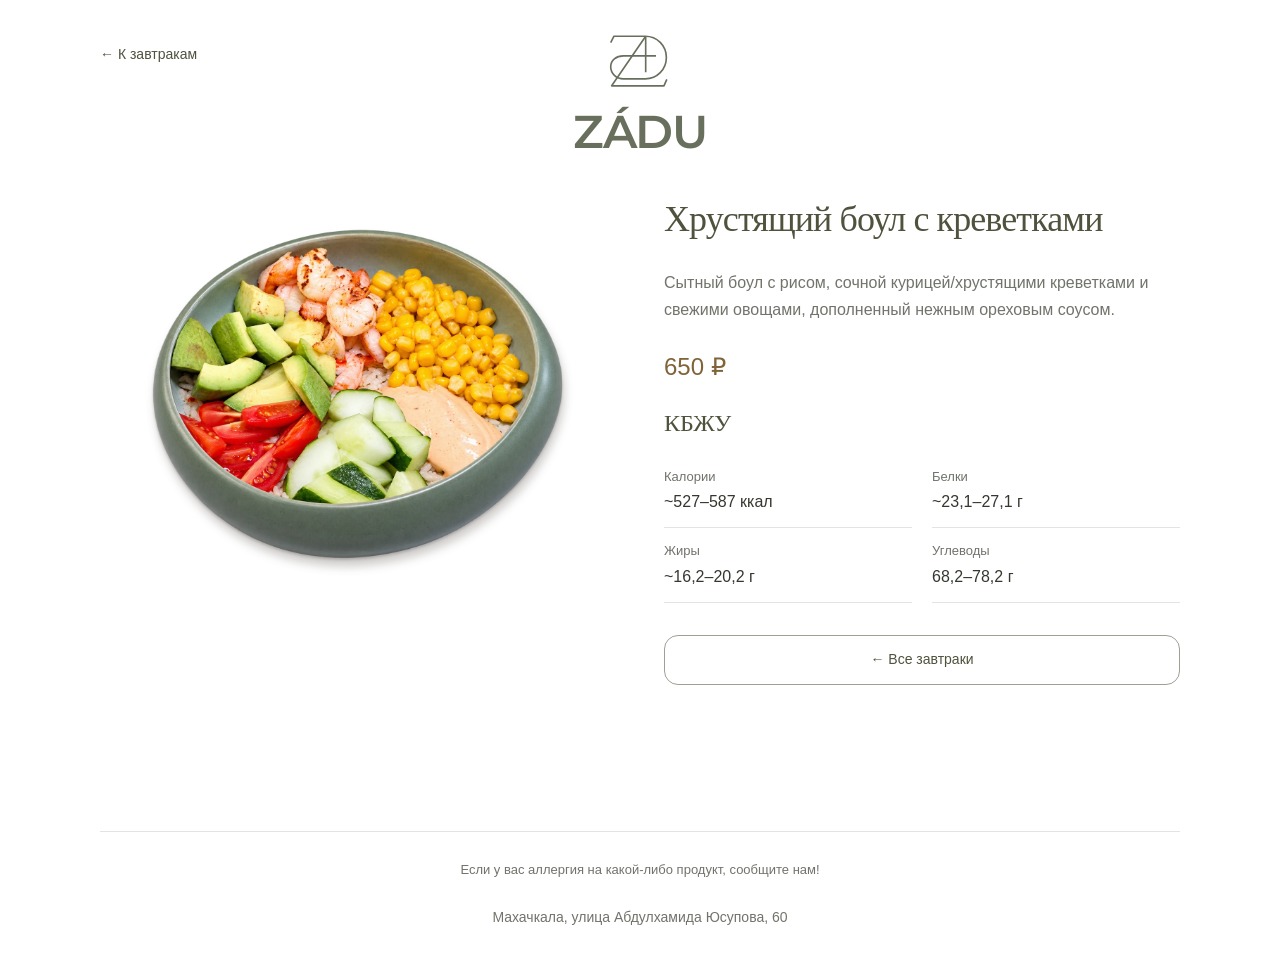
<file: interior/menu/breakfasts/dish-7-shrimp/index.html>
<!doctype html>
<html lang="ru">
<head>
  <meta charset="utf-8">
  <meta name="viewport" content="width=device-width, initial-scale=1">
  <meta name="theme-color" content="#ffffff">
  <meta name="description" content="Сытный боул с рисом, сочной курицей/хрустящими креветками и свежими овощами, дополненный нежным ореховым соусом.">
  <title>Хрустящий боул с креветками — ZÁDU</title>
  <link rel="icon" type="image/svg+xml" href="../../../../assets/favicon.svg">
  <link rel="preload" href="../../../../assets/fonts/montserrat-brand-600.woff" as="font" type="font/woff" crossorigin>
  <link rel="stylesheet" href="../../../interior.css?v=20261015-plate-shadow-preview">
</head>
<body class="menu-page dish-page">
  <header class="site-header menu-header"><a class="brand-logo" href="../../../?v=20261014-photo-loading-fix" aria-label="ZÁDU — главная"><img data-brand-logo src="../../../../assets/brand-mark-crisp-20261015.svg" width="64" height="60" alt="Фирменный знак кофейни ZÁDU" decoding="async"><span class="brand-name">ZÁDU</span></a><a class="back-home" href="../?v=20261014-photo-loading-fix#dish-7-shrimp">← К завтракам</a></header>
  <main class="dish-layout"><div class="dish-image"><div class="item-photo cutout-dish-photo plate-shadow-preview dish-photo"><img src="../../../../assets/dishes/bowl-shrimp-no-bread-transparent-20261015.webp?v=20261014-photo-loading-fix" alt="Хрустящий боул с креветками" width="1432" height="1098" loading="eager" decoding="async"></div></div><div class="dish-copy"><h1>Хрустящий боул с креветками</h1><section class="dish-section"><p>Сытный боул с рисом, сочной курицей/хрустящими креветками и свежими овощами, дополненный нежным ореховым соусом.</p></section><section class="dish-section dish-price" aria-label="Цена"><p class="item-price">650 ₽</p></section><section class="dish-section"><h2>КБЖУ</h2><dl class="nutrition-grid"><div><dt>Калории</dt><dd>~527–587 ккал</dd></div><div><dt>Белки</dt><dd>~23,1–27,1 г</dd></div><div><dt>Жиры</dt><dd>~16,2–20,2 г</dd></div><div><dt>Углеводы</dt><dd>68,2–78,2 г</dd></div></dl></section><a class="return-to-breakfasts" href="../?v=20261014-photo-loading-fix#dish-7-shrimp">← Все завтраки</a></div></main>
  <footer class="page-footer menu-footer"><p class="allergy-note">Если у вас аллергия на какой-либо продукт, сообщите нам!</p><div class="contact-block"><a class="location-link" href="https://2gis.ru/makhachkala/geo/70000001098754589" target="_blank" rel="noopener noreferrer">Махачкала, улица Абдулхамида Юсупова, 60</a><a class="contact-phone" data-site-phone hidden></a></div></footer>
  <script src="../../../site.js?v=20261014-photo-loading-fix"></script>

</body>
</html>
</file>
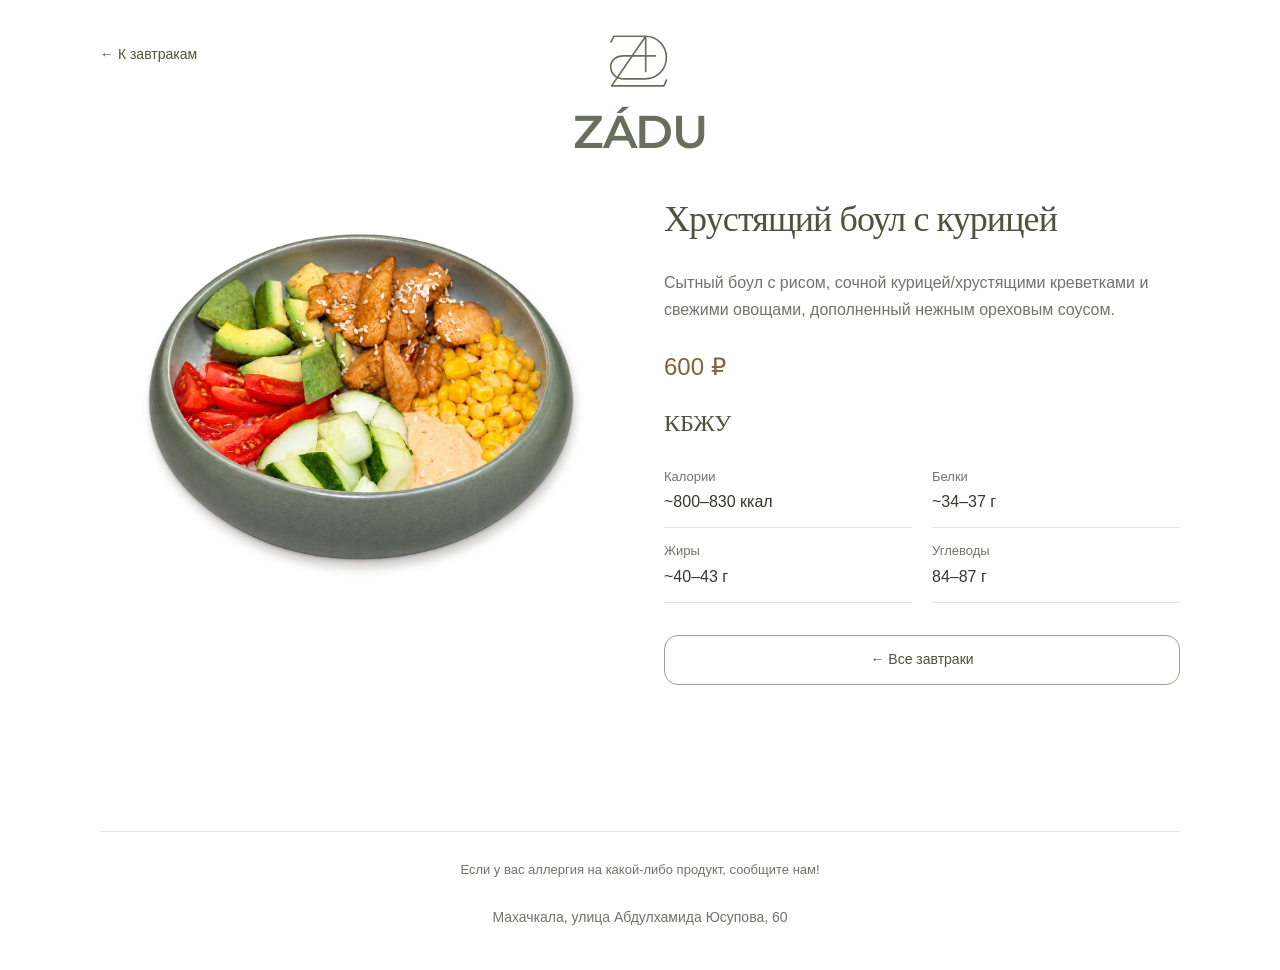
<file: interior/menu/breakfasts/dish-7/index.html>
<!doctype html>
<html lang="ru">
<head>
  <meta charset="utf-8">
  <meta name="viewport" content="width=device-width, initial-scale=1">
  <meta name="theme-color" content="#ffffff">
  <meta name="description" content="Сытный боул с рисом, сочной курицей/хрустящими креветками и свежими овощами, дополненный нежным ореховым соусом.">
  <title>Хрустящий боул с курицей — ZÁDU</title>
  <link rel="icon" type="image/svg+xml" href="../../../../assets/favicon.svg">
  <link rel="preload" href="../../../../assets/fonts/montserrat-brand-600.woff" as="font" type="font/woff" crossorigin>
  <link rel="stylesheet" href="../../../interior.css?v=20261015-plate-shadow-preview">
</head>
<body class="menu-page dish-page">
  <header class="site-header menu-header"><a class="brand-logo" href="../../../?v=20261014-photo-loading-fix" aria-label="ZÁDU — главная"><img data-brand-logo src="../../../../assets/brand-mark-crisp-20261015.svg" width="64" height="60" alt="Фирменный знак кофейни ZÁDU" decoding="async"><span class="brand-name">ZÁDU</span></a><a class="back-home" href="../?v=20261014-photo-loading-fix#dish-7">← К завтракам</a></header>
  <main class="dish-layout"><div class="dish-image"><div class="item-photo cutout-dish-photo plate-shadow-preview dish-photo"><img src="../../../../assets/dishes/bowl-chicken-transparent-20261015.webp?v=20261014-photo-loading-fix" alt="Хрустящий боул с курицей" width="1433" height="1098" loading="eager" decoding="async"></div></div><div class="dish-copy"><h1>Хрустящий боул с курицей</h1><section class="dish-section"><p>Сытный боул с рисом, сочной курицей/хрустящими креветками и свежими овощами, дополненный нежным ореховым соусом.</p></section><section class="dish-section dish-price" aria-label="Цена"><p class="item-price">600 ₽</p></section><section class="dish-section"><h2>КБЖУ</h2><dl class="nutrition-grid"><div><dt>Калории</dt><dd>~800–830 ккал</dd></div><div><dt>Белки</dt><dd>~34–37 г</dd></div><div><dt>Жиры</dt><dd>~40–43 г</dd></div><div><dt>Углеводы</dt><dd>84–87 г</dd></div></dl></section><a class="return-to-breakfasts" href="../?v=20261014-photo-loading-fix#dish-7">← Все завтраки</a></div></main>
  <footer class="page-footer menu-footer"><p class="allergy-note">Если у вас аллергия на какой-либо продукт, сообщите нам!</p><div class="contact-block"><a class="location-link" href="https://2gis.ru/makhachkala/geo/70000001098754589" target="_blank" rel="noopener noreferrer">Махачкала, улица Абдулхамида Юсупова, 60</a><a class="contact-phone" data-site-phone hidden></a></div></footer>
  <script src="../../../site.js?v=20261014-photo-loading-fix"></script>

</body>
</html>
</file>
<file: interior/interior.css>
/* White pages, ZÁDU khaki accents, and a distinct display face for headings. */
@font-face{font-family:ZaduBrand;src:url('../assets/fonts/montserrat-brand-600.woff') format('woff');font-style:normal;font-weight:600;font-display:swap}
:root{--olive:#4f523d;--price:#806338;--page:#fff;--ink:#34392f;--muted:#70746b;--line:#e2e5df;--photo:#f5f5f5;--display:Georgia,'Times New Roman',serif;font-family:Arial,Helvetica,sans-serif;color-scheme:light}
*{box-sizing:border-box}
html{scroll-behavior:smooth;scroll-padding-top:24px}
body{margin:0;background:var(--page);color:var(--ink);font-size:16px;line-height:1.5;-webkit-font-smoothing:antialiased}
a{color:inherit;text-decoration:none;-webkit-tap-highlight-color:transparent}
a:focus-visible{outline:2px solid var(--olive);outline-offset:5px}
[hidden]{display:none!important}
.visually-hidden{position:absolute;width:1px;height:1px;margin:-1px;overflow:hidden;clip:rect(0,0,0,0);white-space:nowrap}
.site-header{position:relative;display:flex;align-items:center;justify-content:center;width:min(1080px,calc(100% - 64px));margin:0 auto;padding:22px 0 16px}
.brand-logo{display:flex;flex-direction:column;align-items:center;justify-content:center;gap:12px;width:175px;min-height:142px;flex:none}
.brand-logo img{display:block;width:70px;max-width:100%;height:auto;aspect-ratio:64/60;object-fit:contain}
.brand-name{display:block;font-family:ZaduBrand,Arial,Helvetica,sans-serif;font-size:46px;font-weight:600;font-synthesis:none;line-height:1.2;letter-spacing:-.025em;color:#68705d;text-align:center}
.back-home{position:absolute;left:0;top:32px;display:flex;align-items:center;min-height:44px;max-width:160px;font-size:14px;color:var(--olive)}
.landing-main{width:min(1100px,calc(100% - 48px));margin:0 auto}
.interior-frame{position:relative;isolation:isolate;overflow:hidden;min-height:500px;height:calc(100vh - 180px);height:calc(100svh - 180px);max-height:1100px;background:var(--photo)}
.interior-photo{position:absolute;inset:0;width:100%;height:100%;object-fit:cover;object-position:center}
.interior-placeholder{position:absolute;inset:0;display:flex;align-items:center;justify-content:flex-end;flex-direction:column;gap:18px;padding:36px 24px;color:var(--muted);text-align:center}
.interior-placeholder-icon{width:76px;height:76px;opacity:.45}
.interior-placeholder span{font-size:14px}
.interior-actions{position:absolute;z-index:2;top:50%;left:50%;transform:translate(-50%,-50%);display:flex;flex-direction:column;gap:16px;width:min(390px,calc(100% - 48px))}
.interior-action{display:flex;align-items:center;justify-content:center;min-height:58px;padding:14px 20px;border:1px solid rgba(255,249,236,.78);border-radius:14px;background:rgba(33,30,22,.16);color:#fffaf0;-webkit-backdrop-filter:blur(4px);backdrop-filter:blur(4px);font-size:18px;font-weight:600;text-align:center;text-shadow:0 1px 3px rgba(0,0,0,.95),0 0 6px rgba(0,0,0,.7);transition:background .2s,border-color .2s}
.interior-action:hover{background:rgba(33,30,22,.27);border-color:#fffaf0}
.interior-action:focus-visible{outline:2px solid #fffaf0;outline-offset:4px;background:rgba(33,30,22,.27)}
.page-footer{width:min(1080px,calc(100% - 64px));margin:48px auto 0;padding:28px 0 max(30px,env(safe-area-inset-bottom));text-align:center}
.landing-footer{margin-top:0;padding-top:24px}
.contact-block{display:flex;flex-direction:column;align-items:center;gap:8px}
.location-link,.contact-phone{display:flex;justify-content:center;align-items:center;min-height:44px;max-width:100%;text-align:center;overflow-wrap:anywhere}
.location-link{color:var(--muted);font-size:14px}
.landing-footer .location-link{color:var(--olive);font-size:16px}
.cafe-hours{margin:0;color:var(--price);font-size:14px;font-weight:400;line-height:1.5;text-align:center}
.contact-phone{font-size:17px;color:var(--olive)}
.landing-page .landing-footer{padding-bottom:calc(104px + env(safe-area-inset-bottom))}
.whatsapp-float{--whatsapp-tone:#bb9d77;position:fixed;z-index:20;right:22px;bottom:calc(20px + env(safe-area-inset-bottom));display:flex;align-items:center;gap:22px;max-width:calc(100% - 32px);color:#fff;transition:filter .15s ease}
.whatsapp-float:hover{filter:brightness(.96)}
.whatsapp-float:focus-visible{outline:2px solid var(--olive);outline-offset:6px;border-radius:4px}
.whatsapp-float-label{position:relative;display:block;padding:12px 14px;border-radius:2px;background:var(--whatsapp-tone);font-size:14px;font-weight:600;line-height:1.2;white-space:nowrap}
.whatsapp-float-label::after{content:"";position:absolute;left:100%;top:50%;transform:translateY(-50%);border-top:10px solid transparent;border-bottom:10px solid transparent;border-left:10px solid var(--whatsapp-tone)}
.whatsapp-float-icon{display:grid;place-items:center;width:64px;height:64px;flex:0 0 64px;border-radius:50%;background:var(--whatsapp-tone);box-shadow:0 4px 24px rgba(0,0,0,.22)}
.whatsapp-float-icon svg{display:block;width:46px;height:46px;fill:none;stroke:currentColor;stroke-width:1.6;stroke-linecap:round;stroke-linejoin:round}
.menu-footer{border-top:1px solid var(--line)}
.allergy-note{max-width:620px;margin:0 auto 16px;font-size:13px;color:var(--muted)}
.menu-layout,.breakfast-layout,.dessert-layout,.bar-layout,.dish-layout{width:min(1080px,calc(100% - 64px));margin:18px auto 0}
h1,h2{font-family:var(--display);font-weight:400;color:var(--olive);text-align:center}
h1{margin:0 0 28px;font-size:46px;line-height:1.15;letter-spacing:-.025em;overflow-wrap:anywhere}
.menu-group-list{display:flex;flex-direction:column;gap:12px;max-width:360px;margin:0 auto}
.menu-group-card{display:flex;align-items:center;justify-content:center;min-height:52px;padding:12px 18px;border:1px solid rgba(79,82,61,.55);border-radius:14px;background:transparent;color:var(--olive);text-align:center;font-size:18px;line-height:1.3;transition:background .2s}
.menu-group-card:hover{background:#f7f8f6}
.drink-category-nav{display:grid;grid-template-columns:repeat(3,minmax(0,1fr));gap:12px;max-width:780px;margin:0 auto 40px}
.menu-help{margin:30px auto 34px;max-width:620px;color:var(--muted);font-size:13px;line-height:1.5;text-align:center}
.menu-category{margin:0 0 68px;scroll-margin-top:24px}
.menu-category h2,.drinks-section>h2{margin:0 0 28px;font-size:36px;line-height:1.2;letter-spacing:-.025em}
.drinks-section>h2{margin-bottom:42px}
.drinks-section .menu-category h3{margin:0 0 24px;font:400 28px/1.2 var(--display);text-align:center;color:var(--olive)}
.category-note{margin:-14px 0 24px;color:var(--muted);font-size:14px;text-align:center}
.breakfast-hours{margin:-14px 0 28px;color:var(--price);font-size:14px;font-weight:400;line-height:1.5;text-align:center}
.empty-category{margin:0 0 8px;color:var(--muted);font-size:14px;text-align:center}
.item-grid{display:grid;grid-template-columns:repeat(3,minmax(0,1fr));gap:34px 26px;align-items:start}
.menu-item{min-width:0;background:transparent;scroll-margin-top:24px}
.item-photo{position:relative;width:100%;aspect-ratio:1.15;overflow:hidden;background:var(--photo)}
.item-photo img{display:block;width:100%;height:100%;object-fit:cover;object-position:center}
.original-dish-photo{aspect-ratio:auto;background:transparent}
.original-dish-photo::before{content:"";display:block;padding-top:74.788494%}
.original-dish-photo img{position:absolute;inset:0}
.cutout-dish-photo{aspect-ratio:591/442;background:transparent}
.cutout-dish-photo img{position:absolute;inset:0;object-fit:contain}
/* Grounded plate shadows for the selected breakfast previews. */
.plate-shadow-preview{filter:drop-shadow(0 2px 1px rgba(40,32,23,.20)) drop-shadow(2px 8px 5px rgba(40,32,23,.24))}
.dish-photo-figure{margin:0;min-width:0}
.dish-photo-caption{margin-top:7px;color:var(--muted);font-size:12px;line-height:1.4;text-align:center}
.dish-photo-gallery{display:grid;grid-template-columns:repeat(2,minmax(0,1fr));gap:12px;align-items:start}
.dish-page .dish-photo-gallery{grid-template-columns:1fr;gap:20px}
.menu-photo-placeholder{display:flex;flex-direction:column;align-items:center;justify-content:center;gap:10px;color:#90958b}
.menu-photo-placeholder svg{width:38px;height:38px;stroke:currentColor;stroke-width:1.1;opacity:.6}
.menu-photo-placeholder span{font-size:12px}
.item-copy{padding:16px 0 0}
.item-title h3,.drinks-section .item-title h3{margin:0;font:600 19px/1.4 Arial,Helvetica,sans-serif;letter-spacing:0;color:var(--ink);text-align:left;overflow-wrap:anywhere}
.item-price{margin:10px 0 0;color:var(--price);font-size:18px;font-weight:500;line-height:1.4;white-space:nowrap}
.item-portion{margin:4px 0 0;color:var(--muted);font-size:13px}
.variant-list{margin-top:10px}
.variant-row{display:flex;align-items:baseline;justify-content:space-between;flex-wrap:wrap;gap:4px 10px;padding:8px 0;color:var(--muted);font-size:13px;border-top:1px solid var(--line)}
.variant-row strong{color:var(--price);font-size:17px;font-weight:500;white-space:nowrap}
.drink-composition-card{position:relative;isolation:isolate}
.drink-composition{margin-top:12px;border-top:1px solid var(--line)}
.drink-composition summary{display:flex;align-items:center;justify-content:space-between;gap:10px;min-height:44px;list-style:none;cursor:pointer;color:var(--olive);font:inherit;font-size:13px}
.drink-composition summary::-webkit-details-marker{display:none}
.drink-composition summary::before{content:"";position:absolute;inset:0;z-index:1}
:is(#main-dishes,.main-dishes-layout) .drink-composition summary::before{content:none}
.drink-composition summary:focus-visible{outline:2px solid var(--olive);outline-offset:3px}
.drink-composition summary svg{width:16px;height:16px;flex-shrink:0;stroke:currentColor;stroke-width:1.5;stroke-linecap:round;stroke-linejoin:round}
.drink-composition[open] summary svg{transform:rotate(180deg)}
.drink-composition-content{position:relative;z-index:2;color:var(--muted);font-size:14px;line-height:1.7;overflow-wrap:anywhere}
.drink-composition-content p{margin:0 0 10px}
.drink-composition-content strong{color:var(--olive);font-weight:600}
.menu-item-media{position:relative}
.menu-hit{position:absolute;top:0;right:0;transform:translateY(-50%);z-index:1;display:grid;place-items:center;width:clamp(48px,4.5vw,62px);aspect-ratio:1;border-radius:50%;background:#6d4838;color:var(--page);font:500 15px/1 Arial,Helvetica,sans-serif;pointer-events:none}
.menu-item-media-cutout .menu-hit{top:5%;right:31%;transform:translate(50%,-50%)}
.dish-card-link{display:block;height:100%}
.dish-card-link:hover .item-title h3{color:var(--olive)}
.dish-layout{display:grid;grid-template-columns:minmax(0,1fr) minmax(0,1fr);align-items:start;gap:48px;min-height:65vh}
.dish-image{position:sticky;top:24px;min-width:0}
.dish-copy{min-width:0}
.dish-copy h1{margin-bottom:28px;font-size:36px;line-height:1.2;text-align:left}
.dish-section{margin-top:26px}
.dish-section h2{margin:0 0 16px;font-size:24px;line-height:1.2;text-align:left}
.dish-section p{margin:0;color:var(--muted);font-size:16px;line-height:1.7;overflow-wrap:anywhere}
.nutrition-basis{margin-bottom:12px!important;text-align:left}
.nutrition-grid{display:grid;grid-template-columns:repeat(2,minmax(0,1fr));gap:0 20px;margin:0}
.nutrition-grid div{min-width:0;padding:13px 0;border-bottom:1px solid var(--line)}
.nutrition-grid dt{color:var(--muted);font-size:13px}
.nutrition-grid dd{margin:4px 0 0;font-size:16px;overflow-wrap:anywhere}
.nutrition-option h3{margin:0 0 8px;font-size:15px;line-height:1.3;font-weight:500;text-align:left;color:var(--olive)}
.nutrition-option+.nutrition-option{margin-top:28px}
.dish-price .item-price{color:var(--price);font-size:24px;line-height:1.4;text-align:left}
.dish-price .item-portion{margin-top:6px;font-size:13px;text-align:left}
.return-to-breakfasts{display:flex;align-items:center;justify-content:center;min-height:50px;margin-top:32px;padding:12px 18px;border:1px solid rgba(79,82,61,.55);border-radius:14px;color:var(--olive);font-size:14px}
@media(max-width:740px){
 .site-header{width:calc(100% - 36px);padding:18px 0 14px}
 .brand-logo{width:145px;min-height:118px;gap:8px}
 .brand-logo img{width:62px}
 .brand-name{font-size:36px}
 .back-home{top:22px;max-width:calc((100% - 145px)/2 - 8px);font-size:12px;line-height:1.4}
 .landing-main{width:calc(100% - 28px)}
 .interior-frame{min-height:480px;height:calc(100vh - 150px);height:calc(100svh - 150px)}
 .interior-actions{width:min(350px,calc(100% - 36px));gap:14px}
 .interior-action{min-height:56px;padding:14px 16px;font-size:16px}
 .page-footer{width:calc(100% - 36px);margin-top:36px;padding-top:24px}
 .landing-footer{margin-top:0}
 .landing-footer .location-link{font-size:15px}
 .whatsapp-float{right:10px;bottom:calc(18px + env(safe-area-inset-bottom));gap:18px}
 .whatsapp-float-label{padding:8px 12px;font-size:13px}
 .whatsapp-float-icon{width:56px;height:56px;flex-basis:56px}
 .whatsapp-float-icon svg{width:40px;height:40px}
 .menu-layout,.breakfast-layout,.dessert-layout,.bar-layout,.dish-layout{width:calc(100% - 36px);margin-top:16px}
 h1{font-size:36px;margin-bottom:24px}
 .menu-group-list{width:min(320px,100%);gap:11px}
 .menu-group-card{min-height:49px;font-size:16px}
 .drink-category-nav{grid-template-columns:repeat(3,minmax(0,1fr));gap:8px;margin-bottom:32px}
 .drink-category-nav .menu-group-card{padding:10px 5px;font-size:13px}
 .menu-help{margin:27px auto 30px;font-size:11px}
 .item-grid{grid-template-columns:repeat(2,minmax(0,1fr));gap:28px 18px}
 .menu-category{margin-bottom:48px}
 .menu-category h2,.drinks-section>h2{font-size:30px;margin-bottom:24px}
 .drinks-section>h2{margin-bottom:32px}
 .drinks-section .menu-category h3{font-size:25px;margin-bottom:20px}
 .item-copy{padding:12px 0 0}
 .item-title h3,.drinks-section .item-title h3{font-size:15px;line-height:1.4}
 .item-price{font-size:16px;margin-top:9px}
 .item-portion,.variant-row{font-size:11px}
 .variant-row strong{font-size:15px}
 .menu-photo-placeholder svg{width:30px;height:30px}
 .menu-photo-placeholder span{font-size:10px}
 .dish-layout{display:block;min-height:70vh}
 .dish-image{position:static;margin-bottom:26px}
 .dish-copy h1{font-size:30px;margin-bottom:24px}
 .dish-section{margin-top:24px}
 .nutrition-grid{column-gap:18px}
 .nutrition-grid dd{font-size:15px}
}
@media(max-width:350px){
 .whatsapp-float{gap:14px}
 .whatsapp-float-label{padding:10px;font-size:12px}
 .whatsapp-float-icon{width:52px;height:52px;flex-basis:52px}
 .whatsapp-float-icon svg{width:38px;height:38px}
 .brand-logo{width:135px;min-height:110px}
 .brand-name{font-size:34px}
 .back-home{max-width:calc((100% - 135px)/2 - 8px);font-size:11px}
 .item-grid{gap:24px 14px}
 .item-title h3,.drinks-section .item-title h3{font-size:14px}
 .dish-copy h1{font-size:28px}
 .nutrition-grid dd{font-size:14px}
}
@media(prefers-reduced-motion:reduce){html{scroll-behavior:auto}*{transition:none!important}}
</file>
